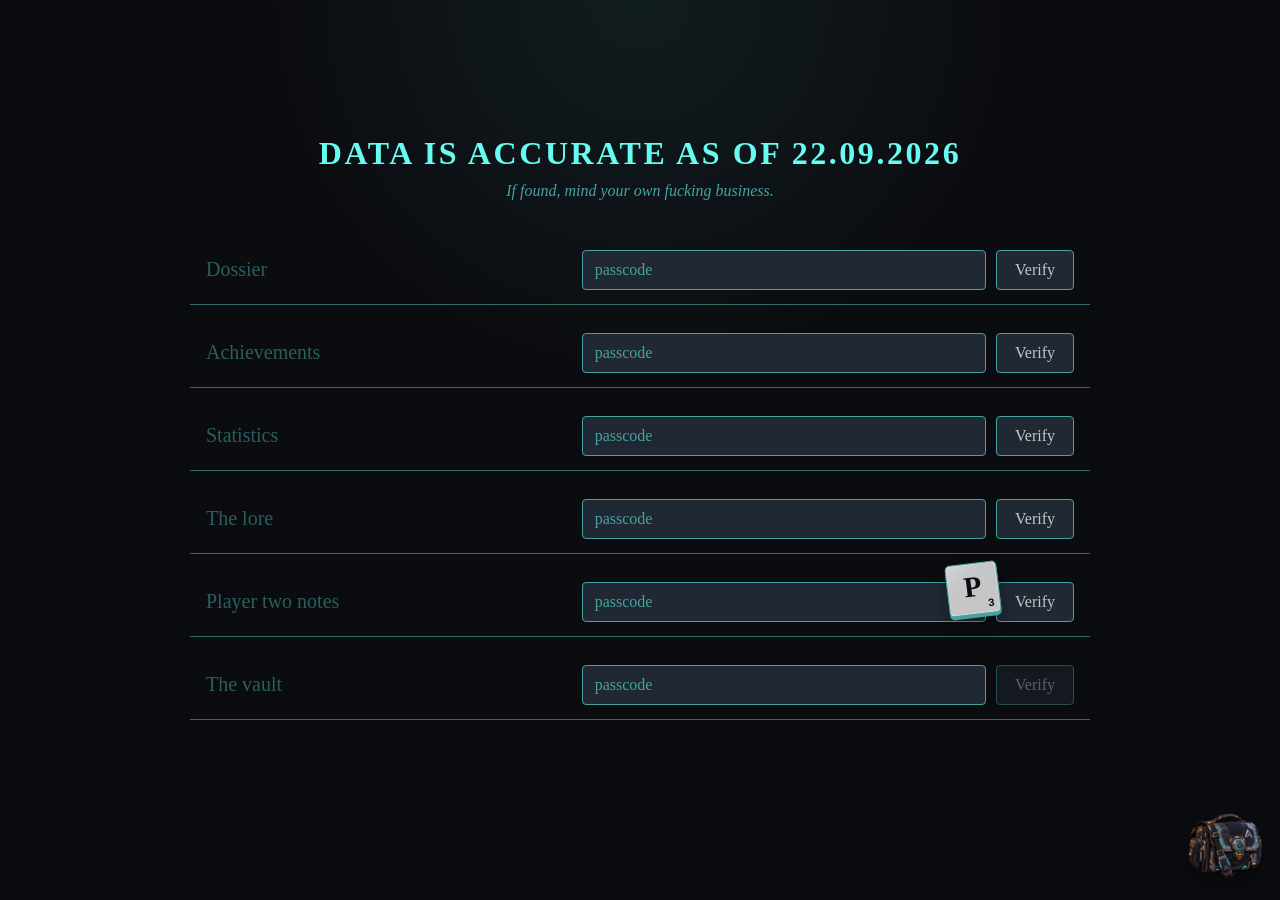
<file: index.html>
<!DOCTYPE html>
<html lang="en">
<head>
    <meta charset="UTF-8">
    <meta name="viewport" content="width=device-width, initial-scale=1.0">

    <title>Jonathan</title>

    <link rel="stylesheet" href="css/style.css">
</head>
<body>

<main class="page">
    <h1>DATA IS ACCURATE AS OF 22.09.2026</h1>
    <p class="subtitle">If found, mind your own fucking business.</p>

    <section class="link-list" aria-label="Locked sections">
        <div class="link-row" data-section="dossier" data-passcode="W5lbOAMaOD975XhFuVOhh8qMXsd">
            <a class="section-link disabled" href="dossier.html" aria-disabled="true">Dossier</a>
            <div class="passcode-control">
                <input type="text" class="passcode-input" placeholder="passcode" aria-label="Dossier passcode" autocomplete="off">
                <button type="button" class="verify-button">Verify</button>
                <div class="tooltip" role="status">Wrong passcode. Try harder, cheeky bastard.</div>
            </div>
        </div>

        <div class="link-row" data-section="achievements" data-passcode="LSBTFzVfPLuVgdi6ytS2120L5S3">
            <a class="section-link disabled" href="achievements.html" aria-disabled="true">Achievements</a>
            <div class="passcode-control">
                <input type="text" class="passcode-input" placeholder="passcode" aria-label="Achievements passcode" autocomplete="off">
                <button type="button" class="verify-button">Verify</button>
                <div class="tooltip" role="status">Wrong passcode. Try harder, cheeky bastard.</div>
            </div>
        </div>

        <div class="link-row" data-section="notable-incidents" data-passcode="iYBa2504ieTVfsfOtPVk0eyRRV0">
            <a class="section-link disabled" href="notable-incidents.html" aria-disabled="true">Statistics</a>
            <div class="passcode-control">
                <input type="text" class="passcode-input" placeholder="passcode" aria-label="Statistics passcode" autocomplete="off">
                <button type="button" class="verify-button">Verify</button>
                <div class="tooltip" role="status">Wrong passcode. Try harder, cheeky bastard.</div>
            </div>
        </div>

        <div class="link-row" data-section="lore" data-passcode="LX181xIZ1wX2SWtGNSgQnDufhdB">
            <a class="section-link disabled" href="lore.html" aria-disabled="true">The lore</a>
            <div class="passcode-control">
                <input type="text" class="passcode-input" placeholder="passcode" aria-label="The lore passcode" autocomplete="off">
                <button type="button" class="verify-button">Verify</button>
                <div class="tooltip" role="status">Wrong passcode. Try harder, cheeky bastard.</div>
            </div>
        </div>

        <div class="link-row" data-section="player-two-notes" data-passcode="2x9W1rMxDaLT16s91PhOoZm8vBk">
            <a class="section-link disabled" href="player-two-notes.html" aria-disabled="true">Player two notes</a>
            <div class="passcode-control">
                <input type="text" class="passcode-input" placeholder="passcode" aria-label="Player two notes passcode" autocomplete="off">
                <button type="button" class="verify-button">Verify</button>
                <div class="tooltip" role="status">Wrong passcode. Try harder, cheeky bastard.</div>
            </div>
        </div>

        <div class="link-row" data-section="vault" data-passcode="YlWirzQB3UwEh2FWl99Lec9Lb40" data-verification-disabled="true">
            <a class="section-link disabled" href="vault.html" aria-disabled="true">The vault</a>
            <div class="passcode-control">
                <input type="text" class="passcode-input" placeholder="passcode" aria-label="The vault passcode" autocomplete="off">
                <span class="vault-verify-wrap">
                    <button type="button" class="verify-button" disabled>Verify</button>
                    <span class="vault-verify-tooltip" role="status">It will become available in due time.</span>
                </span>
                <div class="tooltip" role="status">Wrong passcode. Try harder, cheeky bastard.</div>
            </div>
        </div>
    </section>

    <p class="hidden-passcode" aria-hidden="true">W5lbOAMaOD975XhFuVOhh8qMXsd</p>
</main>

<script src="js/script.js"></script>
<script src="js/scrabble.js"></script>
</body>
</html>
</file>
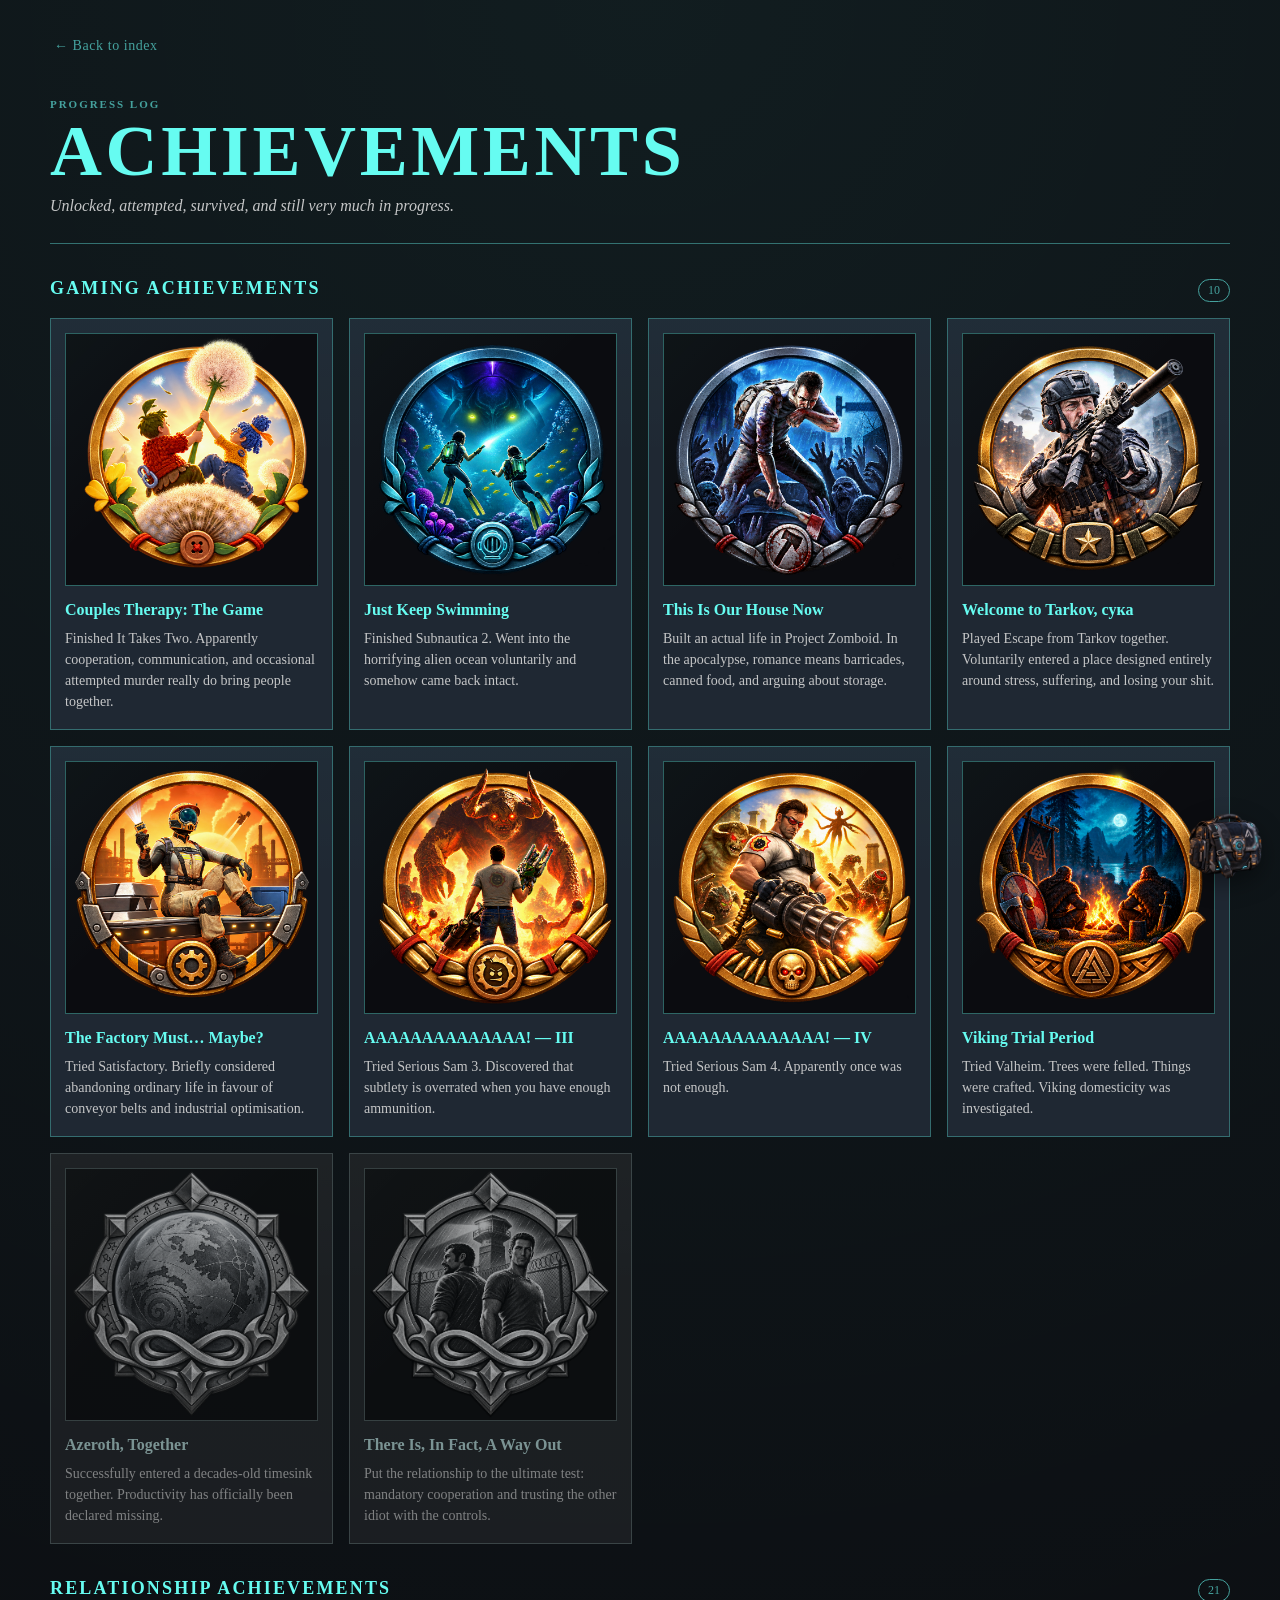
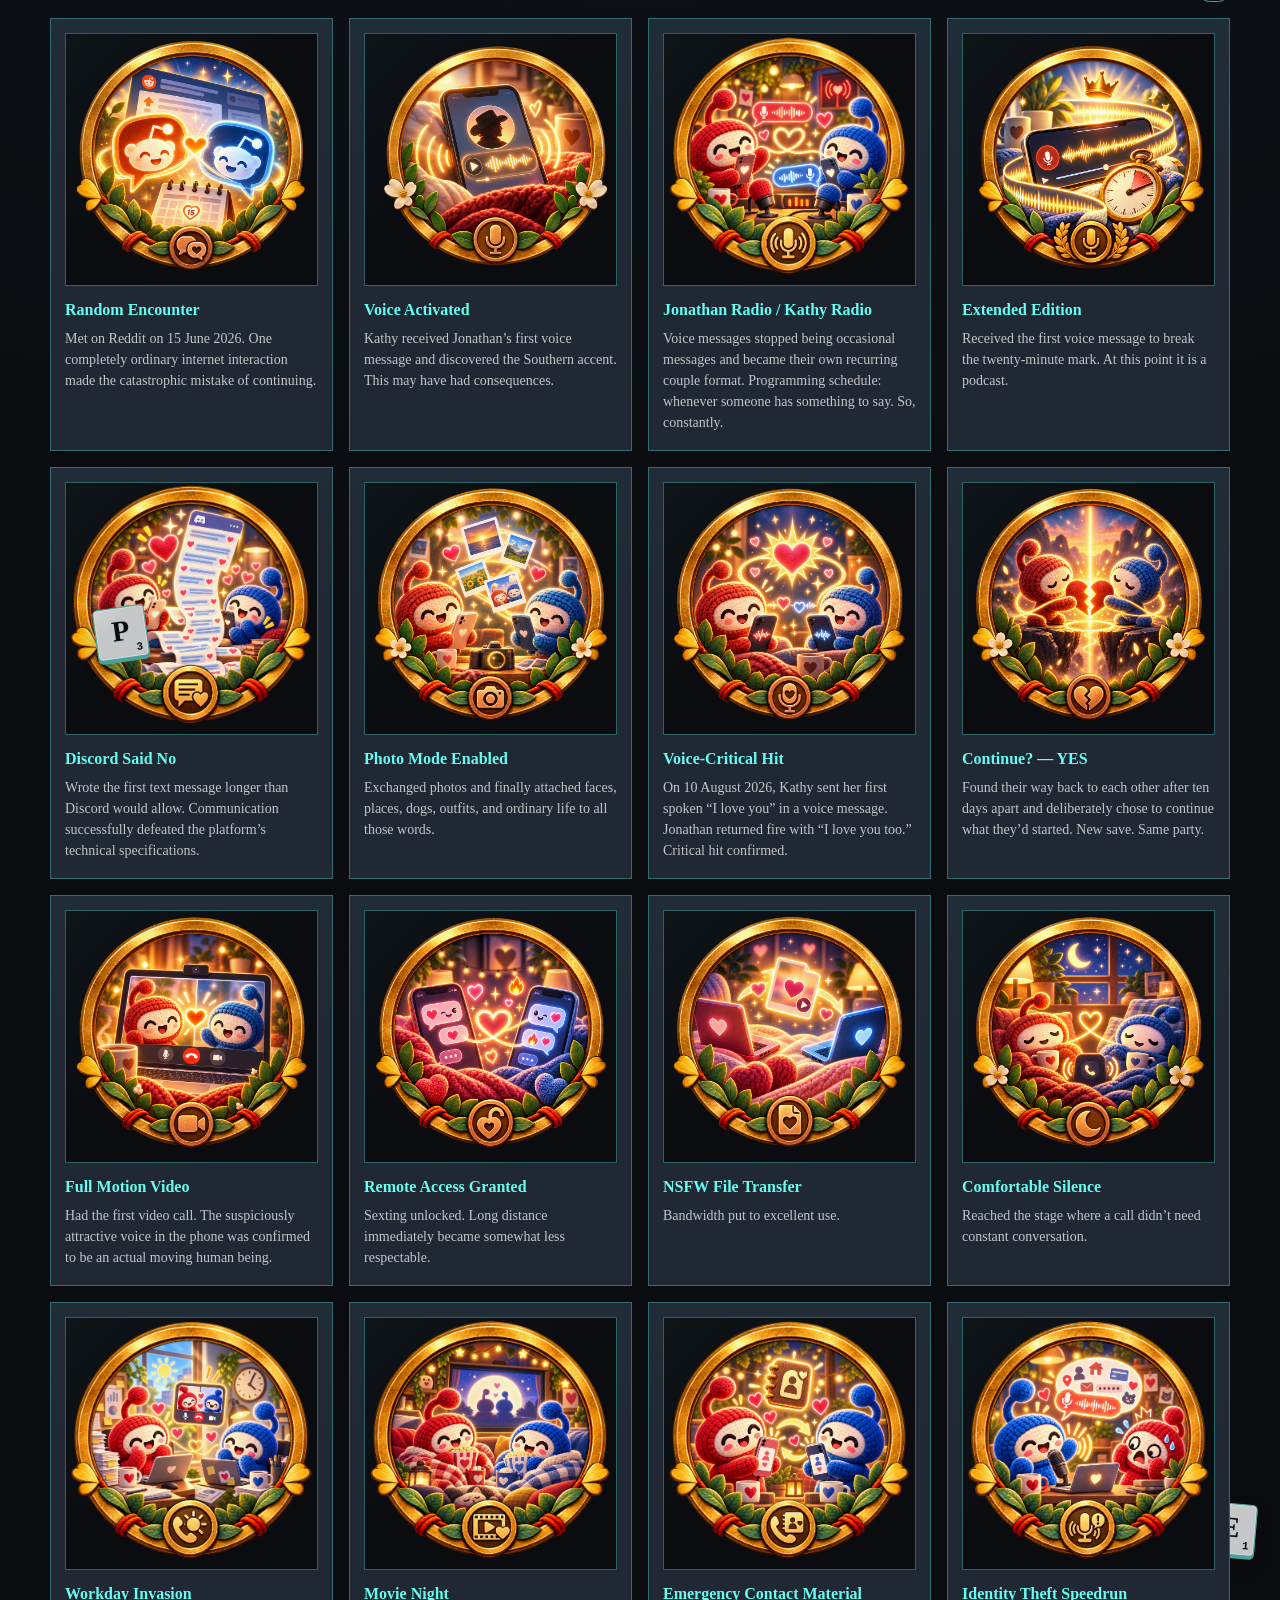
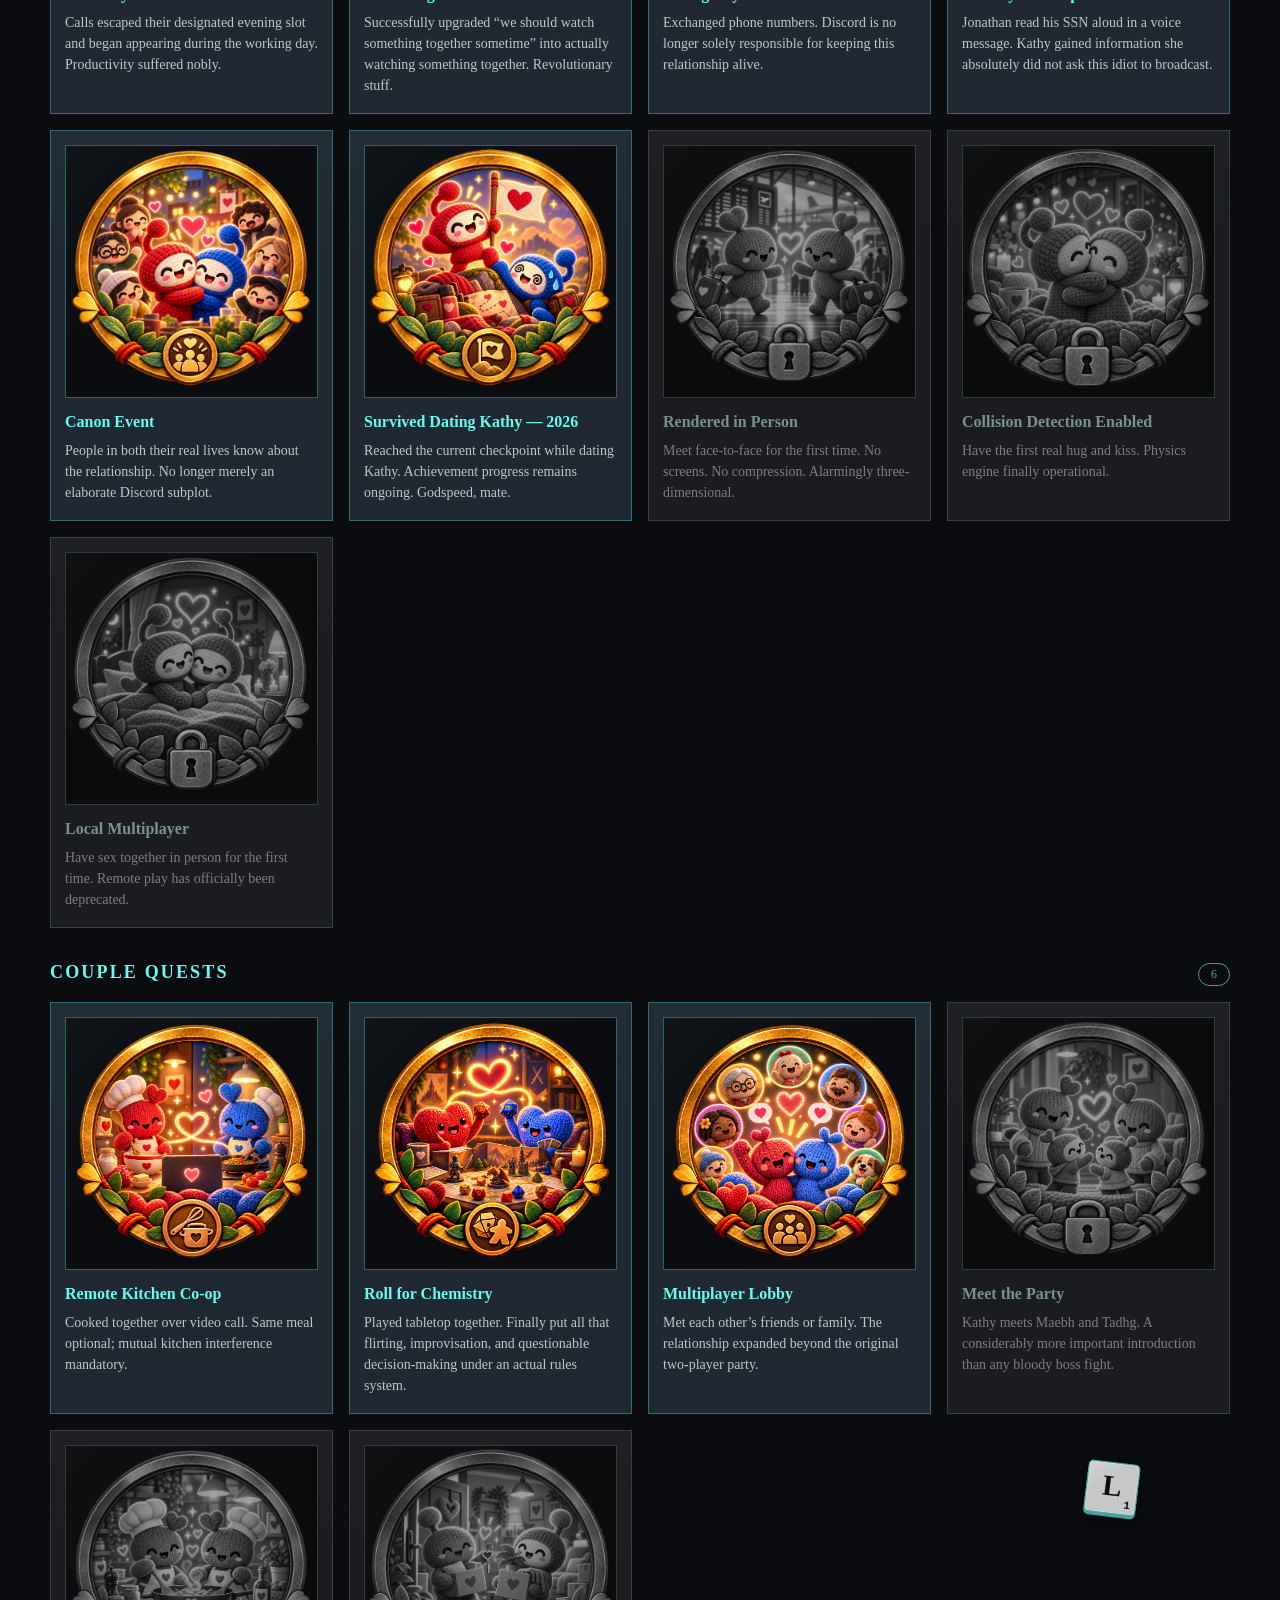
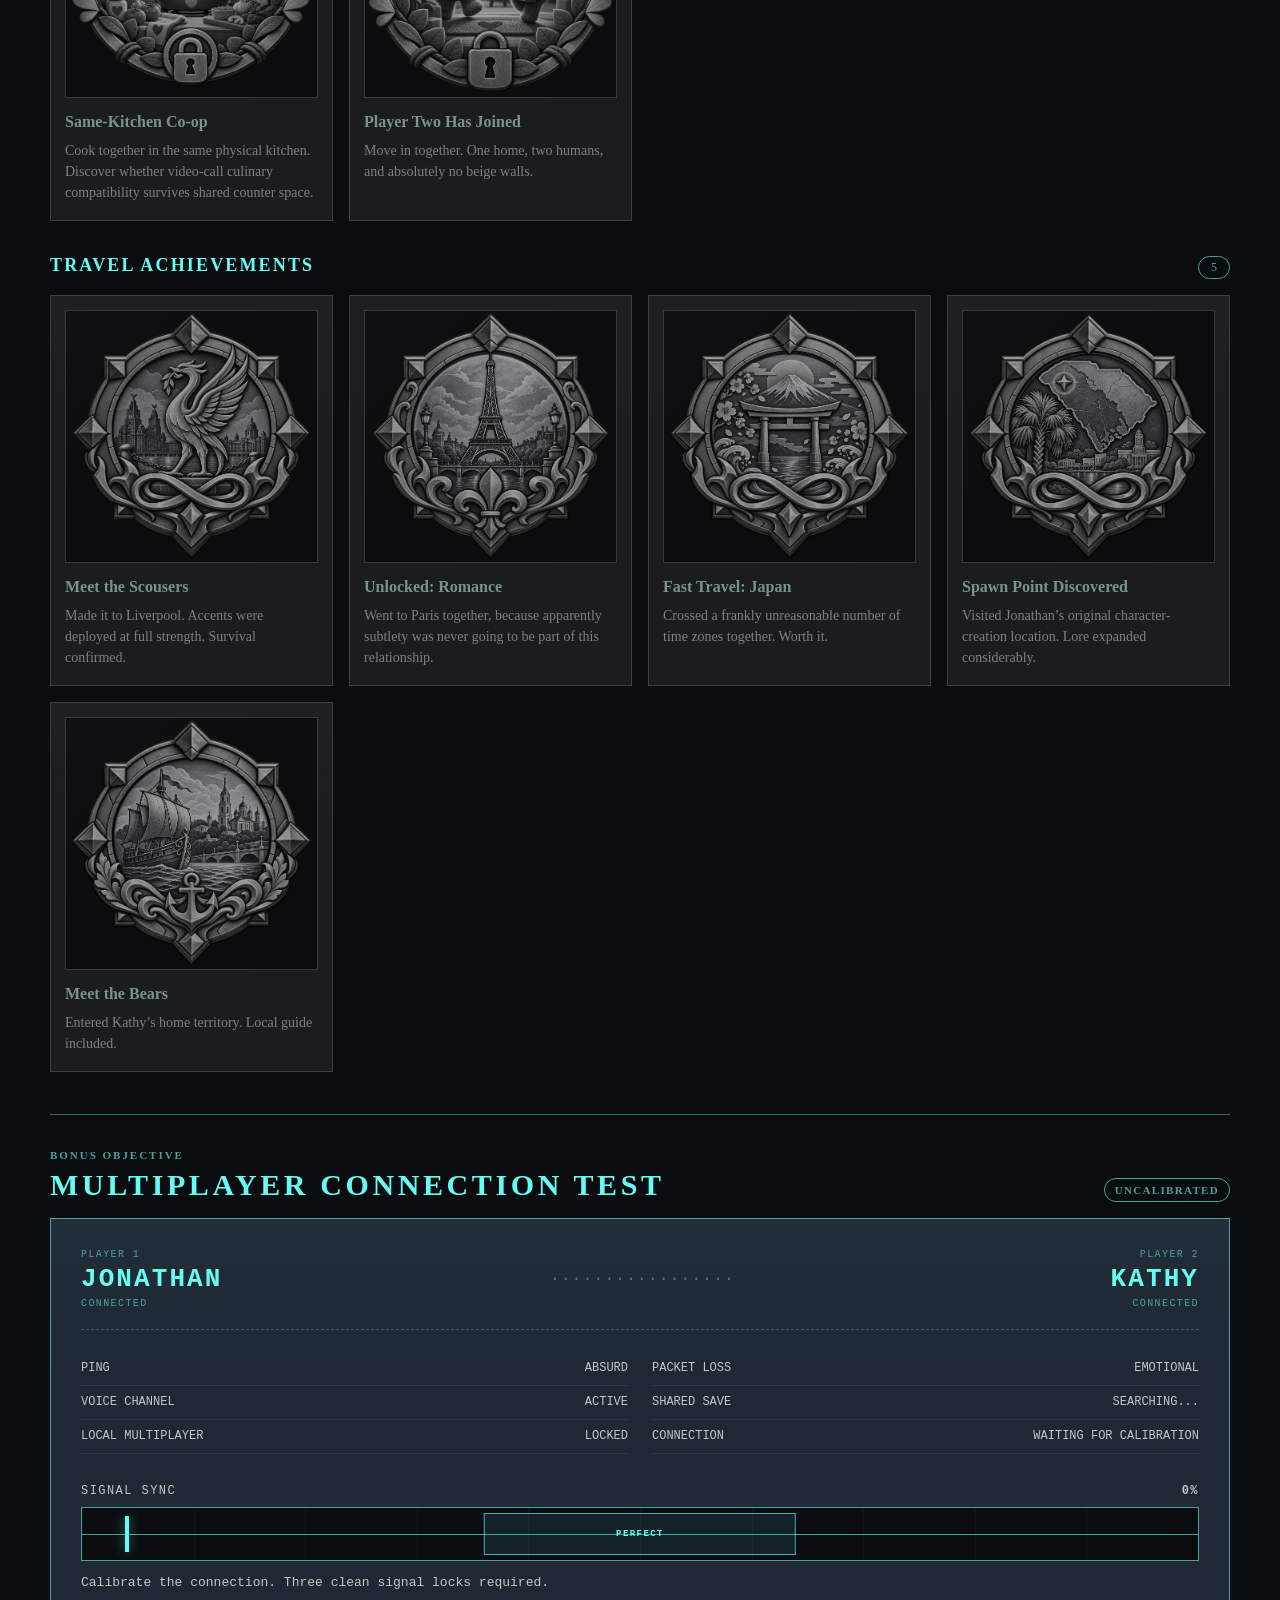
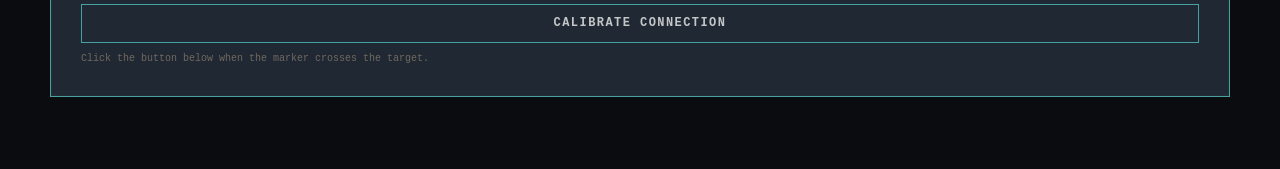
<file: achievements.html>
<!DOCTYPE html>
<html lang="en">
<head>
<meta charset="UTF-8">
<meta name="viewport" content="width=device-width, initial-scale=1.0">
<title>Achievements</title>
<link rel="stylesheet" href="css/style.css">
</head>
<body class="achievements-body">
<main class="achievements-shell">
<a class="achievements-back" href="index.html">← Back to index</a>
<header class="achievements-header"><p class="achievements-kicker">Progress log</p><h1>ACHIEVEMENTS</h1><p>Unlocked, attempted, survived, and still very much in progress.</p></header>

<section class="achievement-section">
<div class="achievement-section-heading"><h2>Gaming achievements</h2><span>10</span></div>
<div class="achievement-grid">
<article class="achievement-card"><div class="achievement-icon-slot has-icon" aria-label="Couples Therapy: The Game icon"><img src="assets/images/achievements/it_takes_two.png" alt="" loading="lazy"></div><h3>Couples Therapy: The Game</h3><p>Finished It Takes Two. Apparently cooperation, communication, and occasional attempted murder really do bring people together.</p></article>
<article class="achievement-card"><div class="achievement-icon-slot has-icon" aria-label="Just Keep Swimming icon"><img src="assets/images/achievements/subnautica2.png" alt="" loading="lazy"></div><h3>Just Keep Swimming</h3><p>Finished Subnautica 2. Went into the horrifying alien ocean voluntarily and somehow came back intact.</p></article>
<article class="achievement-card"><div class="achievement-icon-slot has-icon" aria-label="This Is Our House Now icon"><img src="assets/images/achievements/project_zomboid.png" alt="" loading="lazy"></div><h3>This Is Our House Now</h3><p>Built an actual life in Project Zomboid. In the apocalypse, romance means barricades, canned food, and arguing about storage.</p></article>
<article class="achievement-card"><div class="achievement-icon-slot has-icon" aria-label="Welcome to Tarkov, сука icon"><img src="assets/images/achievements/tarkov.png" alt="" loading="lazy"></div><h3>Welcome to Tarkov, сука</h3><p>Played Escape from Tarkov together. Voluntarily entered a place designed entirely around stress, suffering, and losing your shit.</p></article>
<article class="achievement-card"><div class="achievement-icon-slot has-icon" aria-label="The Factory Must… Maybe? icon"><img src="assets/images/achievements/satisfactory.png" alt="" loading="lazy"></div><h3>The Factory Must… Maybe?</h3><p>Tried Satisfactory. Briefly considered abandoning ordinary life in favour of conveyor belts and industrial optimisation.</p></article>
<article class="achievement-card"><div class="achievement-icon-slot has-icon" aria-label="AAAAAAAAAAAAAA! — III icon"><img src="assets/images/achievements/ss3.png" alt="" loading="lazy"></div><h3>AAAAAAAAAAAAAA! — III</h3><p>Tried Serious Sam 3. Discovered that subtlety is overrated when you have enough ammunition.</p></article>
<article class="achievement-card"><div class="achievement-icon-slot has-icon" aria-label="AAAAAAAAAAAAAA! — IV icon"><img src="assets/images/achievements/ss4.png" alt="" loading="lazy"></div><h3>AAAAAAAAAAAAAA! — IV</h3><p>Tried Serious Sam 4. Apparently once was not enough.</p></article>
<article class="achievement-card"><div class="achievement-icon-slot has-icon" aria-label="Viking Trial Period icon"><img src="assets/images/achievements/valheim.png" alt="" loading="lazy"></div><h3>Viking Trial Period</h3><p>Tried Valheim. Trees were felled. Things were crafted. Viking domesticity was investigated.</p></article>
<article class="achievement-card locked-achievement"><div class="achievement-icon-slot has-icon whole-icon" aria-label="Azeroth, Together icon"><img src="assets/images/achievements/wow.png" alt="" loading="lazy"></div><h3>Azeroth, Together</h3><p>Successfully entered a decades-old timesink together. Productivity has officially been declared missing.</p></article>
<article class="achievement-card locked-achievement"><div class="achievement-icon-slot has-icon whole-icon" aria-label="There Is, In Fact, A Way Out icon"><img src="assets/images/achievements/way_out.png" alt="" loading="lazy"></div><h3>There Is, In Fact, A Way Out</h3><p>Put the relationship to the ultimate test: mandatory cooperation and trusting the other idiot with the controls.</p></article>
</div></section>

<section class="achievement-section">
<div class="achievement-section-heading"><h2>Relationship achievements</h2><span>21</span></div>
<div class="achievement-grid">
<article class="achievement-card"><div class="achievement-icon-slot has-icon" aria-label="Random Encounter icon"><img src="assets/images/achievements/random_encounter.png" alt="" loading="lazy"></div><h3>Random Encounter</h3><p>Met on Reddit on 15 June 2026. One completely ordinary internet interaction made the catastrophic mistake of continuing.</p></article>
<article class="achievement-card"><div class="achievement-icon-slot has-icon" aria-label="Voice Activated icon"><img src="assets/images/achievements/voice_activated.png" alt="" loading="lazy"></div><h3>Voice Activated</h3><p>Kathy received Jonathan’s first voice message and discovered the Southern accent. This may have had consequences.</p></article>
<article class="achievement-card"><div class="achievement-icon-slot has-icon whole-icon" aria-label="Jonathan Radio / Kathy Radio icon"><img src="assets/images/achievements/jonathan_radio_kathy_radio.png" alt="" loading="lazy"></div><h3>Jonathan Radio / Kathy Radio</h3><p>Voice messages stopped being occasional messages and became their own recurring couple format. Programming schedule: whenever someone has something to say. So, constantly.</p></article>
<article class="achievement-card"><div class="achievement-icon-slot has-icon" aria-label="Extended Edition icon"><img src="assets/images/achievements/new_record.png" alt="" loading="lazy"></div><h3>Extended Edition</h3><p>Received the first voice message to break the twenty-minute mark. At this point it is a podcast.</p></article>
<article class="achievement-card"><div class="achievement-icon-slot has-icon whole-icon" aria-label="Discord Said No icon"><img src="assets/images/achievements/discord_said_no.png" alt="" loading="lazy"></div><h3>Discord Said No</h3><p>Wrote the first text message longer than Discord would allow. Communication successfully defeated the platform’s technical specifications.</p></article>
<article class="achievement-card"><div class="achievement-icon-slot has-icon" aria-label="Photo Mode Enabled icon"><img src="assets/images/achievements/photo_mode_enabled.png" alt="" loading="lazy"></div><h3>Photo Mode Enabled</h3><p>Exchanged photos and finally attached faces, places, dogs, outfits, and ordinary life to all those words.</p></article>
<article class="achievement-card"><div class="achievement-icon-slot has-icon" aria-label="Voice-Critical Hit icon"><img src="assets/images/achievements/voice_critical_hit.png" alt="" loading="lazy"></div><h3>Voice-Critical Hit</h3><p>On 10 August 2026, Kathy sent her first spoken “I love you” in a voice message. Jonathan returned fire with “I love you too.” Critical hit confirmed.</p></article>
<article class="achievement-card"><div class="achievement-icon-slot has-icon" aria-label="Continue? — YES icon"><img src="assets/images/achievements/respawned_together.png" alt="" loading="lazy"></div><h3>Continue? — YES</h3><p>Found their way back to each other after ten days apart and deliberately chose to continue what they’d started. New save. Same party.</p></article>
<article class="achievement-card"><div class="achievement-icon-slot has-icon" aria-label="Full Motion Video icon"><img src="assets/images/achievements/first_video_call.png" alt="" loading="lazy"></div><h3>Full Motion Video</h3><p>Had the first video call. The suspiciously attractive voice in the phone was confirmed to be an actual moving human being.</p></article>
<article class="achievement-card"><div class="achievement-icon-slot has-icon" aria-label="Remote Access Granted icon"><img src="assets/images/achievements/long_distance_sex_unlocked.png" alt="" loading="lazy"></div><h3>Remote Access Granted</h3><p>Sexting unlocked. Long distance immediately became somewhat less respectable.</p></article>
<article class="achievement-card"><div class="achievement-icon-slot has-icon" aria-label="NSFW File Transfer icon"><img src="assets/images/achievements/nsfw_file_transfer.png" alt="" loading="lazy"></div><h3>NSFW File Transfer</h3><p>Bandwidth put to excellent use.</p></article>
<article class="achievement-card"><div class="achievement-icon-slot has-icon" aria-label="Comfortable Silence icon"><img src="assets/images/achievements/comfortable_silence.png" alt="" loading="lazy"></div><h3>Comfortable Silence</h3><p>Reached the stage where a call didn’t need constant conversation.</p></article>
<article class="achievement-card"><div class="achievement-icon-slot has-icon whole-icon" aria-label="Workday Invasion icon"><img src="assets/images/achievements/workday_invasion.png" alt="" loading="lazy"></div><h3>Workday Invasion</h3><p>Calls escaped their designated evening slot and began appearing during the working day. Productivity suffered nobly.</p></article>
<article class="achievement-card"><div class="achievement-icon-slot has-icon whole-icon" aria-label="Movie Night icon"><img src="assets/images/achievements/movie_night.png" alt="" loading="lazy"></div><h3>Movie Night</h3><p>Successfully upgraded “we should watch something together sometime” into actually watching something together. Revolutionary stuff.</p></article>
<article class="achievement-card"><div class="achievement-icon-slot has-icon whole-icon" aria-label="Emergency Contact Material icon"><img src="assets/images/achievements/emergencycontact_material.png" alt="" loading="lazy"></div><h3>Emergency Contact Material</h3><p>Exchanged phone numbers. Discord is no longer solely responsible for keeping this relationship alive.</p></article>
<article class="achievement-card"><div class="achievement-icon-slot has-icon whole-icon" aria-label="Identity Theft Speedrun icon"><img src="assets/images/achievements/identity_theft_speedrun.png" alt="" loading="lazy"></div><h3>Identity Theft Speedrun</h3><p>Jonathan read his SSN aloud in a voice message. Kathy gained information she absolutely did not ask this idiot to broadcast.</p></article>
<article class="achievement-card"><div class="achievement-icon-slot has-icon whole-icon" aria-label="Canon Event icon"><img src="assets/images/achievements/canon_event.png" alt="" loading="lazy"></div><h3>Canon Event</h3><p>People in both their real lives know about the relationship. No longer merely an elaborate Discord subplot.</p></article>
<article class="achievement-card"><div class="achievement-icon-slot has-icon whole-icon" aria-label="Survived Dating Kathy — 2026 icon"><img src="assets/images/achievements/survived_dating_kathy.png" alt="" loading="lazy"></div><h3>Survived Dating Kathy — 2026</h3><p>Reached the current checkpoint while dating Kathy. Achievement progress remains ongoing. Godspeed, mate.</p></article>
<article class="achievement-card locked-achievement"><div class="achievement-icon-slot has-icon whole-icon" aria-label="Rendered in Person icon"><img src="assets/images/achievements/rendered_in_person.png" alt="" loading="lazy"></div><h3>Rendered in Person</h3><p>Meet face-to-face for the first time. No screens. No compression. Alarmingly three-dimensional.</p></article>
<article class="achievement-card locked-achievement"><div class="achievement-icon-slot has-icon whole-icon" aria-label="Collision Detection Enabled icon"><img src="assets/images/achievements/collision_detection_enabled.png" alt="" loading="lazy"></div><h3>Collision Detection Enabled</h3><p>Have the first real hug and kiss. Physics engine finally operational.</p></article>
<article class="achievement-card locked-achievement"><div class="achievement-icon-slot has-icon whole-icon" aria-label="Local Multiplayer icon"><img src="assets/images/achievements/local_multiplayer.png" alt="" loading="lazy"></div><h3>Local Multiplayer</h3><p>Have sex together in person for the first time. Remote play has officially been deprecated.</p></article>
</div></section>

<section class="achievement-section">
<div class="achievement-section-heading"><h2>Couple quests</h2><span>6</span></div>
<div class="achievement-grid">
<article class="achievement-card"><div class="achievement-icon-slot has-icon" aria-label="Remote Kitchen Co-op icon"><img src="assets/images/achievements/remote_kitchen_coop.png" alt="" loading="lazy"></div><h3>Remote Kitchen Co-op</h3><p>Cooked together over video call. Same meal optional; mutual kitchen interference mandatory.</p></article>
<article class="achievement-card"><div class="achievement-icon-slot has-icon" aria-label="Roll for Chemistry icon"><img src="assets/images/achievements/roll_for_chemistry.png" alt="" loading="lazy"></div><h3>Roll for Chemistry</h3><p>Played tabletop together. Finally put all that flirting, improvisation, and questionable decision-making under an actual rules system.</p></article>
<article class="achievement-card"><div class="achievement-icon-slot has-icon" aria-label="Multiplayer Lobby icon"><img src="assets/images/achievements/multiplayer_lobby.png" alt="" loading="lazy"></div><h3>Multiplayer Lobby</h3><p>Met each other’s friends or family. The relationship expanded beyond the original two-player party.</p></article>
<article class="achievement-card locked-achievement"><div class="achievement-icon-slot has-icon whole-icon" aria-label="Meet the Party icon"><img src="assets/images/achievements/meet_the_party.png" alt="" loading="lazy"></div><h3>Meet the Party</h3><p>Kathy meets Maebh and Tadhg. A considerably more important introduction than any bloody boss fight.</p></article>
<article class="achievement-card locked-achievement"><div class="achievement-icon-slot has-icon whole-icon" aria-label="Same-Kitchen Co-op icon"><img src="assets/images/achievements/same_kitchen_coop.png" alt="" loading="lazy"></div><h3>Same-Kitchen Co-op</h3><p>Cook together in the same physical kitchen. Discover whether video-call culinary compatibility survives shared counter space.</p></article>
<article class="achievement-card locked-achievement"><div class="achievement-icon-slot has-icon whole-icon" aria-label="Player Two Has Joined icon"><img src="assets/images/achievements/player_two_has_joined.png" alt="" loading="lazy"></div><h3>Player Two Has Joined</h3><p>Move in together. One home, two humans, and absolutely no beige walls.</p></article>
</div></section>

<section class="achievement-section">
<div class="achievement-section-heading"><h2>Travel achievements</h2><span>5</span></div>
<div class="achievement-grid">
<article class="achievement-card locked-achievement"><div class="achievement-icon-slot has-icon whole-icon" aria-label="Meet the Scousers icon"><img src="assets/images/achievements/liverpool.png" alt="" loading="lazy"></div><h3>Meet the Scousers</h3><p>Made it to Liverpool. Accents were deployed at full strength. Survival confirmed.</p></article>
<article class="achievement-card locked-achievement"><div class="achievement-icon-slot has-icon whole-icon" aria-label="Unlocked: Romance icon"><img src="assets/images/achievements/paris.png" alt="" loading="lazy"></div><h3>Unlocked: Romance</h3><p>Went to Paris together, because apparently subtlety was never going to be part of this relationship.</p></article>
<article class="achievement-card locked-achievement"><div class="achievement-icon-slot has-icon whole-icon" aria-label="Fast Travel: Japan icon"><img src="assets/images/achievements/japan.png" alt="" loading="lazy"></div><h3>Fast Travel: Japan</h3><p>Crossed a frankly unreasonable number of time zones together. Worth it.</p></article>
<article class="achievement-card locked-achievement"><div class="achievement-icon-slot has-icon whole-icon" aria-label="Spawn Point Discovered icon"><img src="assets/images/achievements/anderson.png" alt="" loading="lazy"></div><h3>Spawn Point Discovered</h3><p>Visited Jonathan’s original character-creation location. Lore expanded considerably.</p></article>
<article class="achievement-card locked-achievement"><div class="achievement-icon-slot has-icon whole-icon" aria-label="Meet the Bears icon"><img src="assets/images/achievements/voronezh.png" alt="" loading="lazy"></div><h3>Meet the Bears</h3><p>Entered Kathy’s home territory. Local guide included.</p></article>
</div></section>

<section class="latency-section" data-latency-game tabindex="0" aria-labelledby="latency-title">
<div class="latency-heading"><div><p class="achievements-kicker">Bonus objective</p><h2 id="latency-title">MULTIPLAYER CONNECTION TEST</h2></div><span class="latency-status-pill" data-connection-pill>UNCALIBRATED</span></div>
<div class="latency-console">
<div class="latency-players" aria-label="Connected players"><div class="latency-player"><span>PLAYER 1</span><strong>JONATHAN</strong><em>CONNECTED</em></div><div class="latency-link" aria-hidden="true">························</div><div class="latency-player latency-player-right"><span>PLAYER 2</span><strong>KATHY</strong><em>CONNECTED</em></div></div>
<dl class="latency-diagnostics"><div><dt>PING</dt><dd data-ping>ABSURD</dd></div><div><dt>PACKET LOSS</dt><dd data-packet-loss>EMOTIONAL</dd></div><div><dt>VOICE CHANNEL</dt><dd>ACTIVE</dd></div><div><dt>SHARED SAVE</dt><dd data-shared-save>SEARCHING...</dd></div><div><dt>LOCAL MULTIPLAYER</dt><dd data-local-multiplayer>LOCKED</dd></div><div><dt>CONNECTION</dt><dd data-connection-status>WAITING FOR CALIBRATION</dd></div></dl>
<div class="latency-calibration"><div class="latency-calibration-header"><span>SIGNAL SYNC</span><strong data-sync-progress>0%</strong></div><div class="latency-track" data-latency-track aria-hidden="true"><div class="latency-target" data-latency-target><span>PERFECT</span></div><div class="latency-marker" data-latency-marker></div></div><p class="latency-message" data-latency-message role="status" aria-live="polite">Calibrate the connection. Three clean signal locks required.</p><button type="button" class="latency-button" data-latency-button>CALIBRATE CONNECTION</button><p class="latency-hint">Click the button below when the marker crosses the target.</p></div>
<div class="latency-token" data-latency-token hidden><span>AUTHENTICATION TOKEN // STATISTICS</span><strong data-latency-passcode></strong><small>Connection stable. Try not to get smug about it.</small></div>
</div></section>
</main>
<script src="js/achievements.js"></script>
<script src="js/scrabble.js"></script>
</body>
</html>
</file>
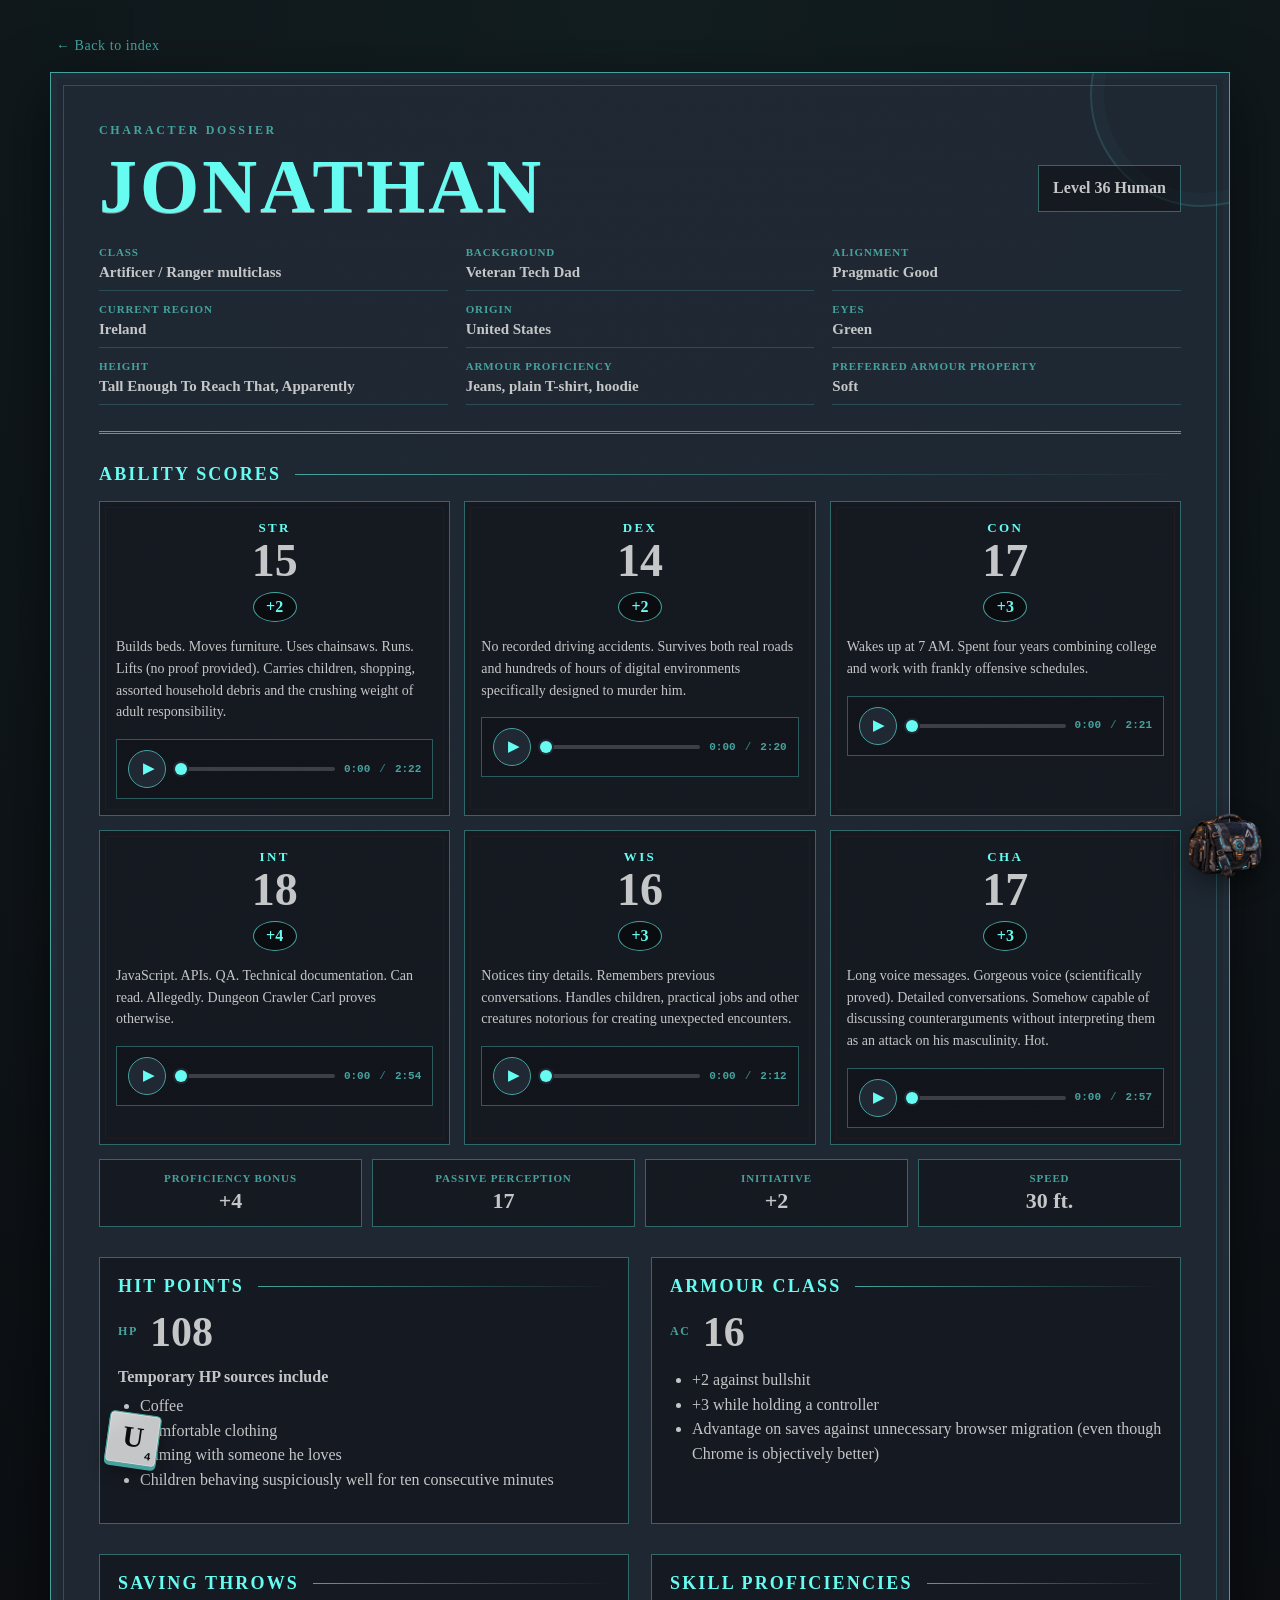
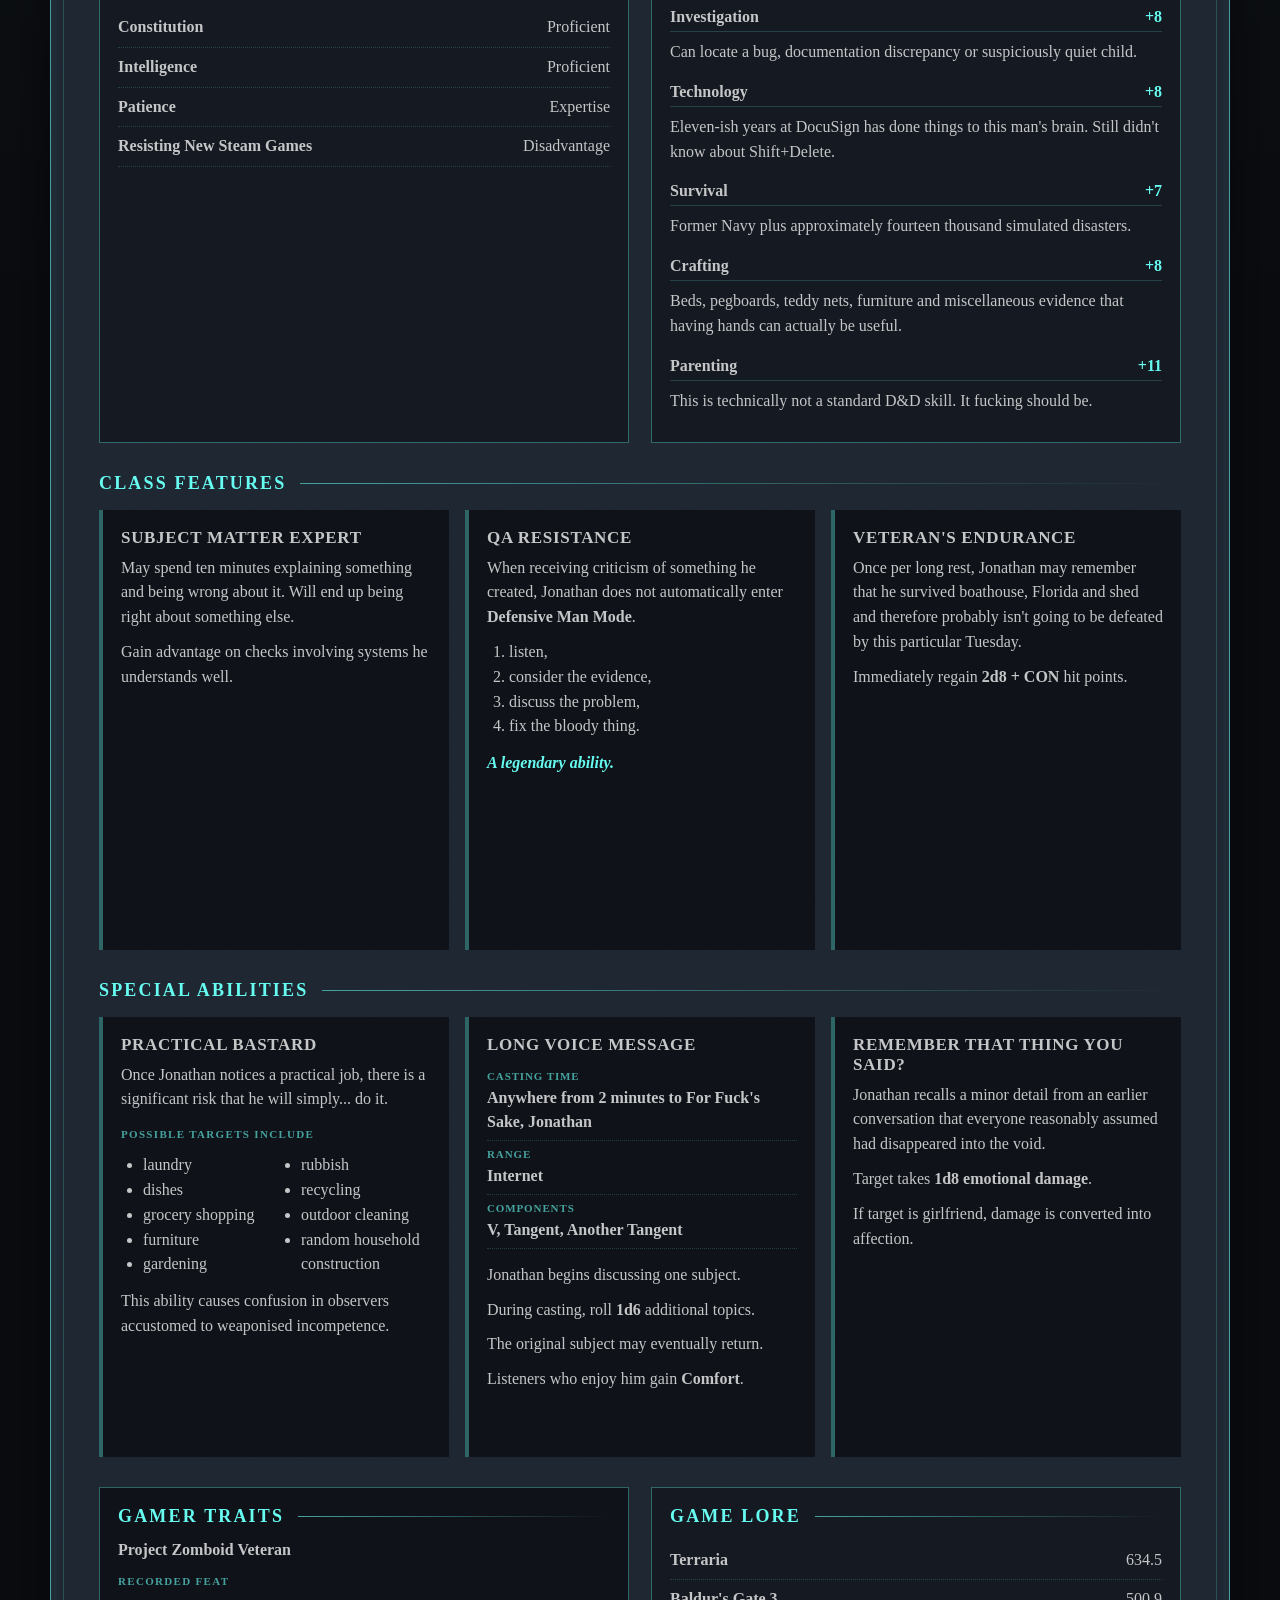
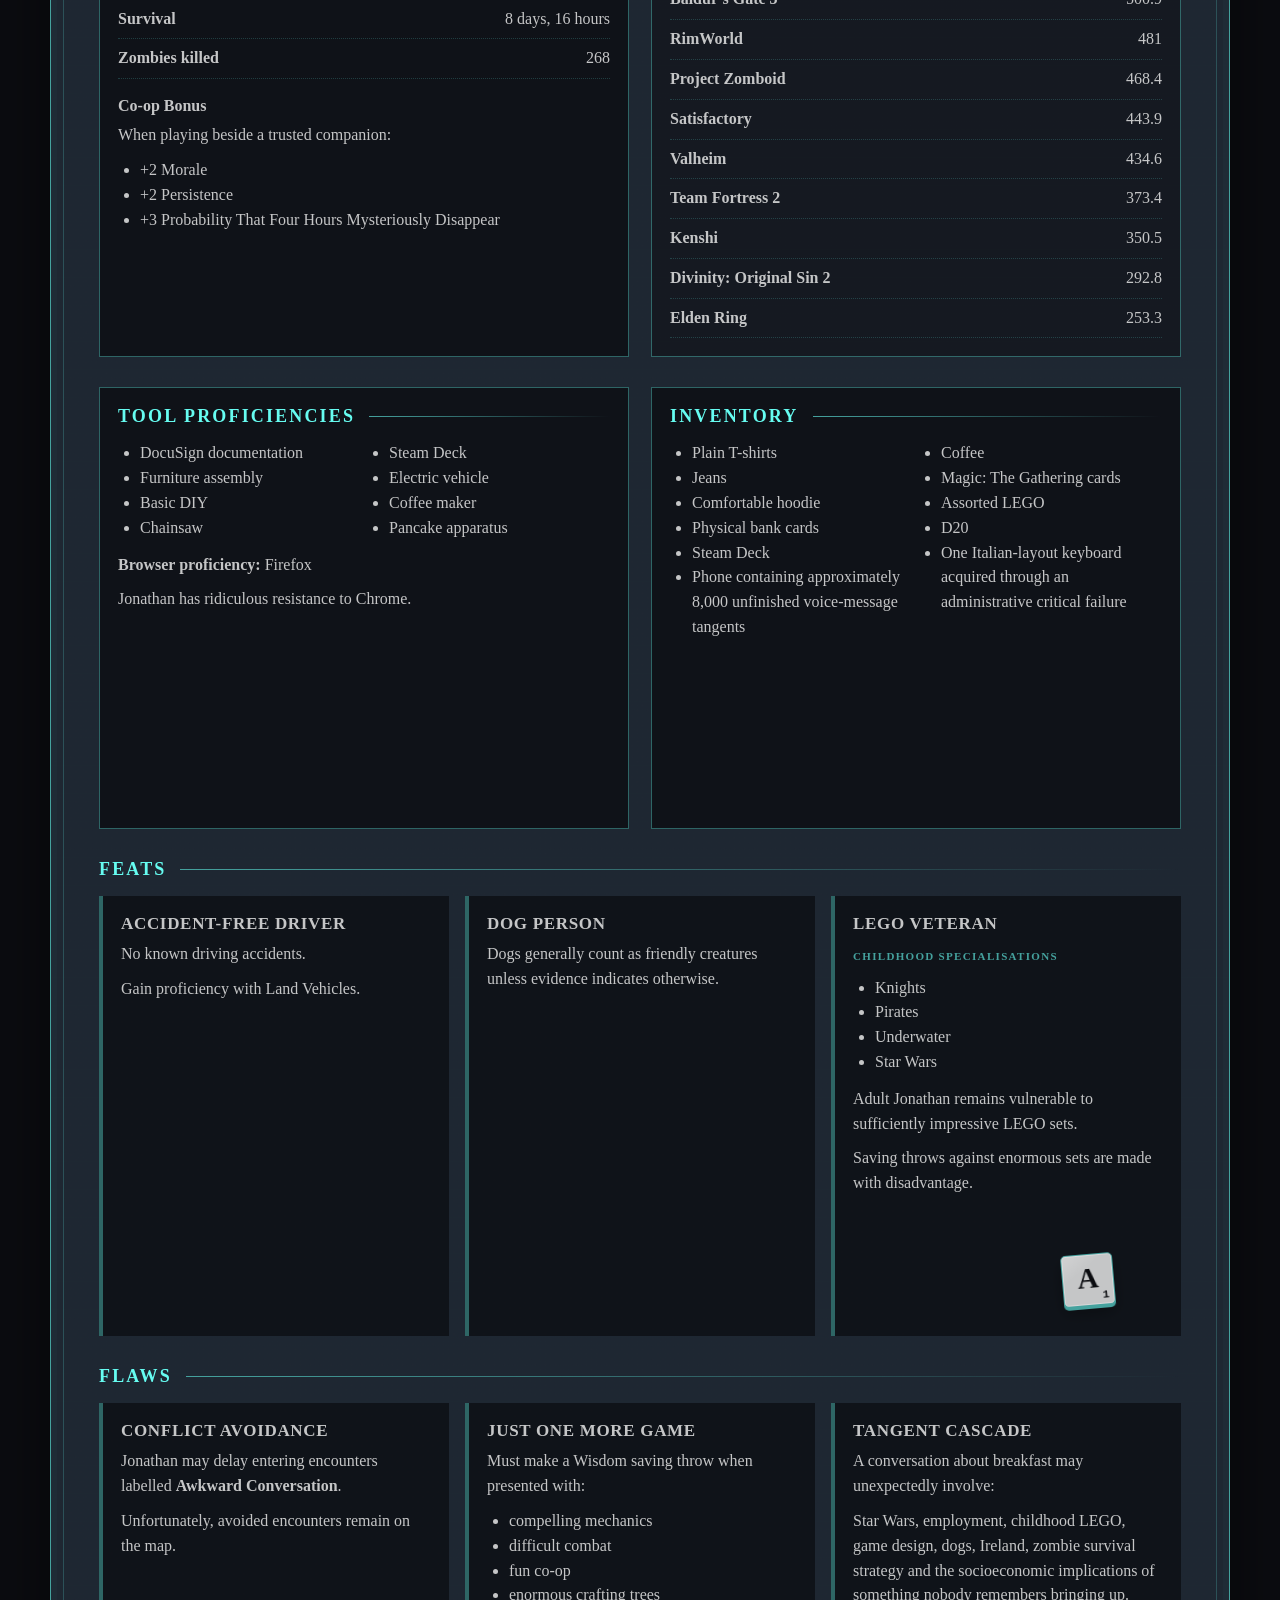
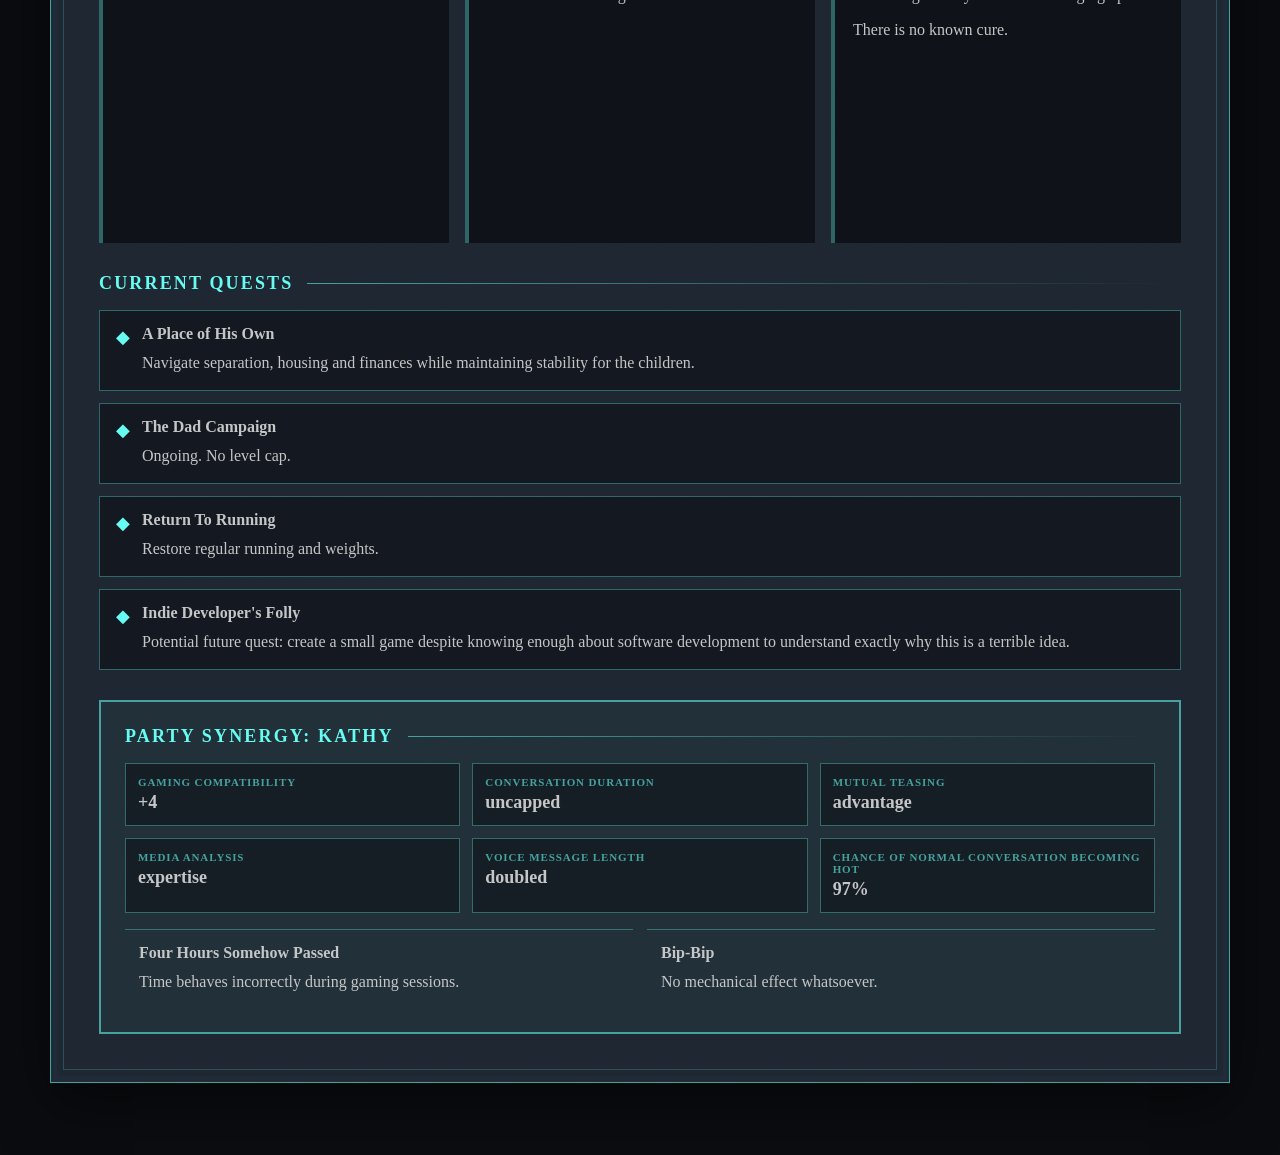
<file: dossier.html>
<!DOCTYPE html>
<html lang="en">
<head>
    <meta charset="UTF-8">
    <meta name="viewport" content="width=device-width, initial-scale=1.0">
    <title>Dossier — Jonathan</title>
    <link rel="stylesheet" href="css/style.css">
</head>
<body class="dossier-body">
<main class="dossier-shell">
    <a class="dossier-back" href="index.html">← Back to index</a>

    <article class="character-sheet">
        <header class="sheet-header">
            <div class="sheet-title-block">
                <p class="sheet-kicker">Character Dossier</p>
                <h1>JONATHAN</h1>
                <p class="sheet-level">Level 36 Human</p>
            </div>

            <div class="identity-grid">
                <div><span>Class</span><strong>Artificer / Ranger multiclass</strong></div>
                <div><span>Background</span><strong>Veteran Tech Dad</strong></div>
                <div><span>Alignment</span><strong>Pragmatic Good</strong></div>
                <div><span>Current Region</span><strong>Ireland</strong></div>
                <div><span>Origin</span><strong>United States</strong></div>
                <div><span>Eyes</span><strong>Green</strong></div>
                <div><span>Height</span><strong>Tall Enough To Reach That, Apparently</strong></div>
                <div><span>Armour Proficiency</span><strong>Jeans, plain T-shirt, hoodie</strong></div>
                <div><span>Preferred Armour Property</span><strong>Soft</strong></div>
            </div>
        </header>

        <section class="sheet-section">
            <div class="section-heading">
                <h2>Ability Scores</h2>
            </div>

            <div class="ability-grid">
                <article class="ability-card">
                    <!-- [UPDATE] add parts of VM. -->
                    <div class="ability-name">STR</div>
                    <div class="ability-score">15</div>
                    <div class="ability-mod">+2</div>
                    <p>Builds beds. Moves furniture. Uses chainsaws. Runs. Lifts (no proof provided). Carries children, shopping, assorted household debris and the crushing weight of adult responsibility.</p>
                    <div class="dossier-audio-player" data-audio-player>
                        <audio preload="metadata" src="assets/audio/strength.mp3"></audio>
                        <button class="dossier-audio-toggle" type="button" data-audio-toggle aria-label="Play strength audio">
                            <span data-audio-icon aria-hidden="true">▶</span>
                        </button>
                        <input class="dossier-audio-progress" data-audio-progress type="range" min="0" max="1000" value="0" step="1" aria-label="Audio progress">
                        <span class="dossier-audio-time" data-audio-current>0:00</span>
                        <span class="dossier-audio-separator" aria-hidden="true">/</span>
                        <span class="dossier-audio-time" data-audio-duration>0:00</span>
                    </div>
                </article>

                <article class="ability-card">
                    <!-- [UPDATE] add parts of VM. -->
                    <div class="ability-name">DEX</div>
                    <div class="ability-score">14</div>
                    <div class="ability-mod">+2</div>
                    <p>No recorded driving accidents. Survives both real roads and hundreds of hours of digital environments specifically designed to murder him.</p>
                    <div class="dossier-audio-player" data-audio-player>
                        <audio preload="metadata" src="assets/audio/dexterity.mp3"></audio>
                        <button class="dossier-audio-toggle" type="button" data-audio-toggle aria-label="Play dexterity audio">
                            <span data-audio-icon aria-hidden="true">▶</span>
                        </button>
                        <input class="dossier-audio-progress" data-audio-progress type="range" min="0" max="1000" value="0" step="1" aria-label="Audio progress">
                        <span class="dossier-audio-time" data-audio-current>0:00</span>
                        <span class="dossier-audio-separator" aria-hidden="true">/</span>
                        <span class="dossier-audio-time" data-audio-duration>0:00</span>
                    </div>
                </article>

                <article class="ability-card">
                    <!-- [UPDATE] add parts of VM. -->
                    <div class="ability-name">CON</div>
                    <div class="ability-score">17</div>
                    <div class="ability-mod">+3</div>
                    <p>Wakes up at 7 AM. Spent four years combining college and work with frankly offensive schedules.</p>
                    <div class="dossier-audio-player" data-audio-player>
                        <audio preload="metadata" src="assets/audio/constitution.mp3"></audio>
                        <button class="dossier-audio-toggle" type="button" data-audio-toggle aria-label="Play constitution audio">
                            <span data-audio-icon aria-hidden="true">▶</span>
                        </button>
                        <input class="dossier-audio-progress" data-audio-progress type="range" min="0" max="1000" value="0" step="1" aria-label="Audio progress">
                        <span class="dossier-audio-time" data-audio-current>0:00</span>
                        <span class="dossier-audio-separator" aria-hidden="true">/</span>
                        <span class="dossier-audio-time" data-audio-duration>0:00</span>
                    </div>
                </article>

                <article class="ability-card">
                    <!-- [UPDATE] add parts of VM. -->
                    <div class="ability-name">INT</div>
                    <div class="ability-score">18</div>
                    <div class="ability-mod">+4</div>
                    <p>JavaScript. APIs. QA. Technical documentation. Can read. Allegedly. Dungeon Crawler Carl proves otherwise.</p>
                    <div class="dossier-audio-player" data-audio-player>
                        <audio preload="metadata" src="assets/audio/intelligence.mp3"></audio>
                        <button class="dossier-audio-toggle" type="button" data-audio-toggle aria-label="Play intelligence audio">
                            <span data-audio-icon aria-hidden="true">▶</span>
                        </button>
                        <input class="dossier-audio-progress" data-audio-progress type="range" min="0" max="1000" value="0" step="1" aria-label="Audio progress">
                        <span class="dossier-audio-time" data-audio-current>0:00</span>
                        <span class="dossier-audio-separator" aria-hidden="true">/</span>
                        <span class="dossier-audio-time" data-audio-duration>0:00</span>
                    </div>
                </article>

                <article class="ability-card">
                    <!-- [UPDATE] add parts of VM. -->
                    <div class="ability-name">WIS</div>
                    <div class="ability-score">16</div>
                    <div class="ability-mod">+3</div>
                    <p>Notices tiny details. Remembers previous conversations. Handles children, practical jobs and other creatures notorious for creating unexpected encounters.</p>
                    <div class="dossier-audio-player" data-audio-player>
                        <audio preload="metadata" src="assets/audio/wisdom.mp3"></audio>
                        <button class="dossier-audio-toggle" type="button" data-audio-toggle aria-label="Play wisdom audio">
                            <span data-audio-icon aria-hidden="true">▶</span>
                        </button>
                        <input class="dossier-audio-progress" data-audio-progress type="range" min="0" max="1000" value="0" step="1" aria-label="Audio progress">
                        <span class="dossier-audio-time" data-audio-current>0:00</span>
                        <span class="dossier-audio-separator" aria-hidden="true">/</span>
                        <span class="dossier-audio-time" data-audio-duration>0:00</span>
                    </div>
                </article>

                <article class="ability-card">
                    <!-- [UPDATE] add parts of VM. -->
                    <div class="ability-name">CHA</div>
                    <div class="ability-score">17</div>
                    <div class="ability-mod">+3</div>
                    <p>Long voice messages. Gorgeous voice (scientifically proved). Detailed conversations. Somehow capable of discussing counterarguments without interpreting them as an attack on his masculinity. Hot.</p>
                    <div class="dossier-audio-player" data-audio-player>
                        <audio preload="metadata" src="assets/audio/charisma.mp3"></audio>
                        <button class="dossier-audio-toggle" type="button" data-audio-toggle aria-label="Play charisma audio">
                            <span data-audio-icon aria-hidden="true">▶</span>
                        </button>
                        <input class="dossier-audio-progress" data-audio-progress type="range" min="0" max="1000" value="0" step="1" aria-label="Audio progress">
                        <span class="dossier-audio-time" data-audio-current>0:00</span>
                        <span class="dossier-audio-separator" aria-hidden="true">/</span>
                        <span class="dossier-audio-time" data-audio-duration>0:00</span>
                    </div>
                </article>
            </div>

            <div class="combat-strip">
                <div><span>Proficiency Bonus</span><strong>+4</strong></div>
                <div><span>Passive Perception</span><strong>17</strong></div>
                <div><span>Initiative</span><strong>+2</strong></div>
                <div><span>Speed</span><strong>30 ft.</strong></div>
            </div>
        </section>

        <section class="sheet-section split-section">
            <article class="sheet-panel">
                <div class="section-heading"><h2>Hit Points</h2></div>
                <div class="big-stat"><span>HP</span><strong>108</strong></div>
                <h3>Temporary HP sources include</h3>
                <ul>
                    <li>Coffee</li>
                    <li>Comfortable clothing</li>
                    <li>Gaming with someone he loves</li>
                    <li>Children behaving suspiciously well for ten consecutive minutes</li>
                </ul>
            </article>

            <article class="sheet-panel">
                <div class="section-heading"><h2>Armour Class</h2></div>
                <div class="big-stat"><span>AC</span><strong>16</strong></div>
                <ul>
                    <li>+2 against bullshit</li>
                    <li>+3 while holding a controller</li>
                    <li>Advantage on saves against unnecessary browser migration (even though Chrome is objectively better)</li>
                </ul>
            </article>
        </section>

        <section class="sheet-section split-section">
            <article class="sheet-panel">
                <div class="section-heading"><h2>Saving Throws</h2></div>
                <dl class="compact-list">
                    <div><dt>Constitution</dt><dd>Proficient</dd></div>
                    <div><dt>Intelligence</dt><dd>Proficient</dd></div>
                    <div><dt>Patience</dt><dd>Expertise</dd></div>
                    <div><dt>Resisting New Steam Games</dt><dd>Disadvantage</dd></div>
                </dl>
            </article>

            <article class="sheet-panel">
                <div class="section-heading"><h2>Skill Proficiencies</h2></div>

                <div class="skill-entry">
                    <h3>Investigation <span>+8</span></h3>
                    <p>Can locate a bug, documentation discrepancy or suspiciously quiet child.</p>
                </div>

                <div class="skill-entry">
                    <h3>Technology <span>+8</span></h3>
                    <p>Eleven-ish years at DocuSign has done things to this man's brain. Still didn't know about Shift+Delete.</p>
                </div>

                <div class="skill-entry">
                    <h3>Survival <span>+7</span></h3>
                    <p>Former Navy plus approximately fourteen thousand simulated disasters.</p>
                </div>

                <div class="skill-entry">
                    <h3>Crafting <span>+8</span></h3>
                    <p>Beds, pegboards, teddy nets, furniture and miscellaneous evidence that having hands can actually be useful.</p>
                </div>

                <div class="skill-entry">
                    <h3>Parenting <span>+11</span></h3>
                    <p>This is technically not a standard D&amp;D skill. It fucking should be.</p>
                </div>
            </article>
        </section>

        <section class="sheet-section">
            <div class="section-heading"><h2>Class Features</h2></div>

            <div class="feature-grid">
                <article class="feature-card flip-card" id="subject-matter-expert-card" role="button" tabindex="0" aria-pressed="false" aria-label="Subject Matter Expert">
                    <div class="flip-card-inner">
                        <div class="flip-card-face flip-card-front">

                    <h3>Subject Matter Expert</h3>
                    <p>May spend ten minutes explaining something and being wrong about it. Will end up being right about something else.</p>
                    <p>Gain advantage on checks involving systems he understands well.</p>
                
                        </div>
                        <div class="flip-card-face flip-card-back" aria-hidden="true">
                            <img src="assets/images/dossier/sme.png" alt="Subject Matter Expert" loading="lazy">
                            <p class="dossier-revealed-passcode">LSBTFzVfPLuVgdi6ytS2120L5S3</p>
                        </div>
                    </div>
                </article>

                <article class="feature-card flip-card" id="qa-resistance-card" role="button" tabindex="0" aria-pressed="false" aria-label="QA Resistance">
                    <div class="flip-card-inner">
                        <div class="flip-card-face flip-card-front">

                    <h3>QA Resistance</h3>
                    <p>When receiving criticism of something he created, Jonathan does not automatically enter <strong>Defensive Man Mode</strong>.</p>
                    <ol>
                        <li>listen,</li>
                        <li>consider the evidence,</li>
                        <li>discuss the problem,</li>
                        <li>fix the bloody thing.</li>
                    </ol>
                    <p class="flavour-line">A legendary ability.</p>
                
                        </div>
                        <div class="flip-card-face flip-card-back" aria-hidden="true">
                            <img src="assets/images/dossier/field.png" alt="QA Resistance" loading="lazy">
                        </div>
                    </div>
                </article>

                <article class="feature-card flip-card" id="veteran-s-endurance-card" role="button" tabindex="0" aria-pressed="false" aria-label="Veteran's Endurance">
                    <div class="flip-card-inner">
                        <div class="flip-card-face flip-card-front">

                    <h3>Veteran's Endurance</h3>
                    <p>Once per long rest, Jonathan may remember that he survived boathouse, Florida and shed and therefore probably isn't going to be defeated by this particular Tuesday.</p>
                    <p>Immediately regain <strong>2d8 + CON</strong> hit points.</p>
                
                        </div>
                        <div class="flip-card-face flip-card-back" aria-hidden="true">
                            <img src="assets/images/dossier/pancakes.png" alt="Veteran's Endurance" loading="lazy">
                        </div>
                    </div>
                </article>
            </div>
        </section>

        <section class="sheet-section">
            <div class="section-heading"><h2>Special Abilities</h2></div>

            <div class="feature-grid">
                <article
                    class="feature-card flip-card"
                    id="practicalBastardCard"
                    role="button"
                    tabindex="0"
                    aria-pressed="false"
                    aria-label="Practical Bastard"
                >
                    <div class="flip-card-inner">
                        <div class="flip-card-face flip-card-front">
                            <h3>Practical Bastard</h3>
                            <p>Once Jonathan notices a practical job, there is a significant risk that he will simply... do it.</p>
                            <p class="micro-heading">Possible targets include</p>
                            <ul class="two-column-list">
                                <li>laundry</li>
                                <li>dishes</li>
                                <li>grocery shopping</li>
                                <li>furniture</li>
                                <li>gardening</li>
                                <li>rubbish</li>
                                <li>recycling</li>
                                <li>outdoor cleaning</li>
                                <li>random household construction</li>
                            </ul>
                            <p>This ability causes confusion in observers accustomed to weaponised incompetence.</p>
                        </div>
                        <div class="flip-card-face flip-card-back" aria-hidden="true">
                            <img src="assets/images/dossier/net.png" alt="Practical Bastard" loading="lazy">
                        </div>
                    </div>
                </article>

                <article class="feature-card flip-card" id="long-voice-message-card" role="button" tabindex="0" aria-pressed="false" aria-label="Long Voice Message">
                    <div class="flip-card-inner">
                        <div class="flip-card-face flip-card-front">

                    <h3>Long Voice Message</h3>
                    <dl class="spell-details">
                        <div><dt>Casting Time</dt><dd>Anywhere from 2 minutes to For Fuck's Sake, Jonathan</dd></div>
                        <div><dt>Range</dt><dd>Internet</dd></div>
                        <div><dt>Components</dt><dd>V, Tangent, Another Tangent</dd></div>
                    </dl>
                    <p>Jonathan begins discussing one subject.</p>
                    <p>During casting, roll <strong>1d6</strong> additional topics.</p>
                    <p>The original subject may eventually return.</p>
                    <p>Listeners who enjoy him gain <strong>Comfort</strong>.</p>
                
                        </div>
                        <div class="flip-card-face flip-card-back" aria-hidden="true">
                            <img src="assets/images/dossier/paint.png" alt="Long Voice Message" loading="lazy">
                        </div>
                    </div>
                </article>

                <article class="feature-card flip-card" id="remember-that-thing-you-said-card" role="button" tabindex="0" aria-pressed="false" aria-label="Remember That Thing You Said?">
                    <div class="flip-card-inner">
                        <div class="flip-card-face flip-card-front">

                    <h3>Remember That Thing You Said?</h3>
                    <p>Jonathan recalls a minor detail from an earlier conversation that everyone reasonably assumed had disappeared into the void.</p>
                    <p>Target takes <strong>1d8 emotional damage</strong>.</p>
                    <p>If target is girlfriend, damage is converted into affection.</p>
                
                        </div>
                        <div class="flip-card-face flip-card-back" aria-hidden="true">
                            <img src="assets/images/dossier/numpty.png" alt="Remember That Thing You Said?" loading="lazy">
                        </div>
                    </div>
                </article>
            </div>
        </section>

        <section class="sheet-section split-section">
            <article class="sheet-panel flip-card panel-flip" id="gamer-traits-card" role="button" tabindex="0" aria-pressed="false" aria-label="Gamer Traits">
                    <div class="flip-card-inner">
                        <div class="flip-card-face flip-card-front">

                <div class="section-heading"><h2>Gamer Traits</h2></div>

                <div class="subfeature">
                    <h3>Project Zomboid Veteran</h3>
                    <p class="micro-heading">Recorded feat</p>
                    <dl class="compact-list">
                        <div><dt>Survival</dt><dd>8 days, 16 hours</dd></div>
                        <div><dt>Zombies killed</dt><dd>268</dd></div>
                    </dl>
                </div>

                <div class="subfeature">
                    <h3>Co-op Bonus</h3>
                    <p>When playing beside a trusted companion:</p>
                    <ul>
                        <li>+2 Morale</li>
                        <li>+2 Persistence</li>
                        <li>+3 Probability That Four Hours Mysteriously Disappear</li>
                    </ul>
                </div>
            
                        </div>
                        <div class="flip-card-face flip-card-back" aria-hidden="true">
                            <img src="assets/images/dossier/desk.png" alt="Gamer Traits" loading="lazy">
                        </div>
                    </div>
                </article>

            <article class="sheet-panel">
                <!-- [UPDATE] update the hours and add a picture later. -->
                <div class="section-heading"><h2>Game Lore</h2></div>
                <dl class="compact-list game-hours">
                    <div><dt>Terraria</dt><dd>634.5</dd></div>
                    <div><dt>Baldur's Gate 3</dt><dd>500.9</dd></div>
                    <div><dt>RimWorld</dt><dd>481</dd></div>
                    <div><dt>Project Zomboid</dt><dd>468.4</dd></div>
                    <div><dt>Satisfactory</dt><dd>443.9</dd></div>
                    <div><dt>Valheim</dt><dd>434.6</dd></div>
                    <div><dt>Team Fortress 2</dt><dd>373.4</dd></div>
                    <div><dt>Kenshi</dt><dd>350.5</dd></div>
                    <div><dt>Divinity: Original Sin 2</dt><dd>292.8</dd></div>
                    <div><dt>Elden Ring</dt><dd>253.3</dd></div>
                </dl>
            </article>
        </section>

        <section class="sheet-section split-section">
            <article class="sheet-panel flip-card panel-flip" id="tool-proficiencies-card" role="button" tabindex="0" aria-pressed="false" aria-label="Tool Proficiencies">
                    <div class="flip-card-inner">
                        <div class="flip-card-face flip-card-front">

                <div class="section-heading"><h2>Tool Proficiencies</h2></div>
                <ul class="plain-list">
                    <li>DocuSign documentation</li>
                    <li>Furniture assembly</li>
                    <li>Basic DIY</li>
                    <li>Chainsaw</li>
                    <li>Steam Deck</li>
                    <li>Electric vehicle</li>
                    <li>Coffee maker</li>
                    <li>Pancake apparatus</li>
                </ul>
                <p><strong>Browser proficiency:</strong> Firefox</p>
                <p>Jonathan has ridiculous resistance to Chrome.</p>
            
                        </div>
                        <div class="flip-card-face flip-card-back" aria-hidden="true">
                            <img src="assets/images/dossier/tools.png" alt="Tool Proficiencies" loading="lazy">
                        </div>
                    </div>
                </article>

            <article class="sheet-panel flip-card panel-flip" id="inventory-card" role="button" tabindex="0" aria-pressed="false" aria-label="Inventory">
                    <div class="flip-card-inner">
                        <div class="flip-card-face flip-card-front">

                <div class="section-heading"><h2>Inventory</h2></div>
                <ul class="inventory-list">
                    <li>Plain T-shirts</li>
                    <li>Jeans</li>
                    <li>Comfortable hoodie</li>
                    <li>Physical bank cards</li>
                    <li>Steam Deck</li>
                    <li>Phone containing approximately 8,000 unfinished voice-message tangents</li>
                    <li>Coffee</li>
                    <li>Magic: The Gathering cards</li>
                    <li>Assorted LEGO</li>
                    <li>D20</li>
                    <li>One Italian-layout keyboard acquired through an administrative critical failure</li>
                </ul>
            
                        </div>
                        <div class="flip-card-face flip-card-back" aria-hidden="true">
                            <img src="assets/images/dossier/alligator.png" alt="Inventory" loading="lazy">
                        </div>
                    </div>
                </article>
        </section>

        <section class="sheet-section">
            <div class="section-heading"><h2>Feats</h2></div>

            <div class="feature-grid">
                <article class="feature-card flip-card" id="accident-free-driver-card" role="button" tabindex="0" aria-pressed="false" aria-label="Accident-Free Driver">
                    <div class="flip-card-inner">
                        <div class="flip-card-face flip-card-front">

                    <h3>Accident-Free Driver</h3>
                    <p>No known driving accidents.</p>
                    <p>Gain proficiency with Land Vehicles.</p>
                
                        </div>
                        <div class="flip-card-face flip-card-back" aria-hidden="true">
                            <img src="assets/images/dossier/car.png" alt="Accident-Free Driver" loading="lazy">
                        </div>
                    </div>
                </article>

                <article class="feature-card flip-card" id="dog-person-card" role="button" tabindex="0" aria-pressed="false" aria-label="Dog Person">
                    <div class="flip-card-inner">
                        <div class="flip-card-face flip-card-front">

                    <h3>Dog Person</h3>
                    <p>Dogs generally count as friendly creatures unless evidence indicates otherwise.</p>
                
                        </div>
                        <div class="flip-card-face flip-card-back" aria-hidden="true">
                            <img src="assets/images/dossier/dogs.png" alt="Dog Person" loading="lazy">
                        </div>
                    </div>
                </article>

                <article class="feature-card flip-card" id="lego-veteran-card" role="button" tabindex="0" aria-pressed="false" aria-label="LEGO Veteran">
                    <div class="flip-card-inner">
                        <div class="flip-card-face flip-card-front">

                    <h3>LEGO Veteran</h3>
                    <p class="micro-heading">Childhood specialisations</p>
                    <ul>
                        <li>Knights</li>
                        <li>Pirates</li>
                        <li>Underwater</li>
                        <li>Star Wars</li>
                    </ul>
                    <p>Adult Jonathan remains vulnerable to sufficiently impressive LEGO sets.</p>
                    <p>Saving throws against enormous sets are made with disadvantage.</p>
                
                        </div>
                        <div class="flip-card-face flip-card-back" aria-hidden="true">
                            <img src="assets/images/dossier/lego.png" alt="LEGO Veteran" loading="lazy">
                        </div>
                    </div>
                </article>
            </div>
        </section>

        <section class="sheet-section">
            <div class="section-heading"><h2>Flaws</h2></div>

            <div class="feature-grid">
                <article class="feature-card flaw-card flip-card" id="conflict-avoidance-card" role="button" tabindex="0" aria-pressed="false" aria-label="Conflict Avoidance">
                    <div class="flip-card-inner">
                        <div class="flip-card-face flip-card-front">

                    <h3>Conflict Avoidance</h3>
                    <p>Jonathan may delay entering encounters labelled <strong>Awkward Conversation</strong>.</p>
                    <p>Unfortunately, avoided encounters remain on the map.</p>
                
                        </div>
                        <div class="flip-card-face flip-card-back" aria-hidden="true">
                            <img src="assets/images/dossier/dinner.png" alt="Conflict Avoidance" loading="lazy">
                        </div>
                    </div>
                </article>

                <article class="feature-card flaw-card flip-card" id="just-one-more-game-card" role="button" tabindex="0" aria-pressed="false" aria-label="Just One More Game">
                    <div class="flip-card-inner">
                        <div class="flip-card-face flip-card-front">

                    <h3>Just One More Game</h3>
                    <p>Must make a Wisdom saving throw when presented with:</p>
                    <ul>
                        <li>compelling mechanics</li>
                        <li>difficult combat</li>
                        <li>fun co-op</li>
                        <li>enormous crafting trees</li>
                    </ul>
                
                        </div>
                        <div class="flip-card-face flip-card-back" aria-hidden="true">
                            <img src="assets/images/dossier/books.png" alt="Just One More Game" loading="lazy">
                        </div>
                    </div>
                </article>

                <article class="feature-card flaw-card flip-card" id="tangent-cascade-card" role="button" tabindex="0" aria-pressed="false" aria-label="Tangent Cascade">
                    <div class="flip-card-inner">
                        <div class="flip-card-face flip-card-front">

                    <h3>Tangent Cascade</h3>
                    <p>A conversation about breakfast may unexpectedly involve:</p>
                    <p>Star Wars, employment, childhood LEGO, game design, dogs, Ireland, zombie survival strategy and the socioeconomic implications of something nobody remembers bringing up.</p>
                    <p>There is no known cure.</p>
                
                        </div>
                        <div class="flip-card-face flip-card-back" aria-hidden="true">
                            <img src="assets/images/dossier/vm.png" alt="Tangent Cascade" loading="lazy">
                        </div>
                    </div>
                </article>
            </div>
        </section>

        <section class="sheet-section">
            <div class="section-heading"><h2>Current Quests</h2></div>

            <div class="quest-list">
                <article>
                    <span class="quest-marker">◆</span>
                    <div>
                        <h3>A Place of His Own</h3>
                        <p>Navigate separation, housing and finances while maintaining stability for the children.</p>
                    </div>
                </article>
                <article>
                    <span class="quest-marker">◆</span>
                    <div>
                        <h3>The Dad Campaign</h3>
                        <p>Ongoing. No level cap.</p>
                    </div>
                </article>
                <article>
                    <span class="quest-marker">◆</span>
                    <div>
                        <h3>Return To Running</h3>
                        <p>Restore regular running and weights.</p>
                    </div>
                </article>
                <article>
                    <span class="quest-marker">◆</span>
                    <div>
                        <h3>Indie Developer's Folly</h3>
                        <p>Potential future quest: create a small game despite knowing enough about software development to understand exactly why this is a terrible idea.</p>
                    </div>
                </article>
            </div>
        </section>

        <section class="sheet-section synergy-section">
            <!-- [UPDATE] add parts of VM where he curses at me. -->
            <div class="section-heading"><h2>Party Synergy: Kathy</h2></div>

            <div class="synergy-grid">
                <div><span>Gaming Compatibility</span><strong>+4</strong></div>
                <div><span>Conversation Duration</span><strong>uncapped</strong></div>
                <div><span>Mutual Teasing</span><strong>advantage</strong></div>
                <div><span>Media Analysis</span><strong>expertise</strong></div>
                <div><span>Voice Message Length</span><strong>doubled</strong></div>
                <div><span>Chance of Normal Conversation Becoming Hot</span><strong>97%</strong></div>
            </div>

            <div class="shared-abilities">
                <article>
                    <h3>Four Hours Somehow Passed</h3>
                    <p>Time behaves incorrectly during gaming sessions.</p>
                </article>

                <article>
                    <h3>Bip-Bip</h3>
                    <p>No mechanical effect whatsoever.</p>
                </article>
            </div>
        </section>
    </article>
</main>
<script src="js/dossier.js"></script>
<script src="js/scrabble.js"></script>
</body>
</html>
</file>
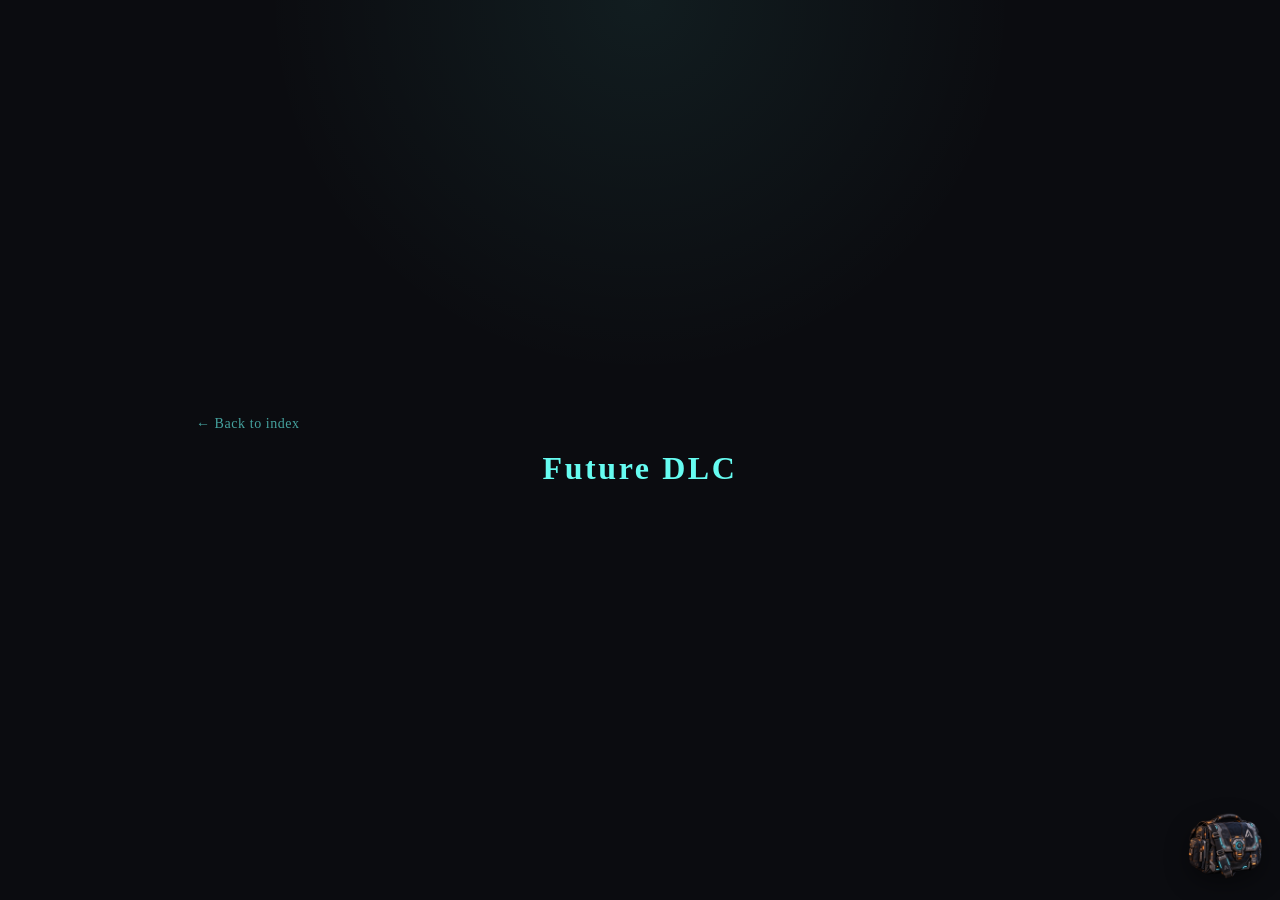
<file: future-dlc.html>
<!DOCTYPE html>
<html lang="en"><head><meta charset="UTF-8"><meta name="viewport" content="width=device-width, initial-scale=1.0"><title>Future DLC</title><link rel="stylesheet" href="css/style.css"><link rel="stylesheet" href="css/theme.css"></head><body><main class="page"><a class="dossier-back" href="index.html">← Back to index</a><h1>Future DLC</h1></main><script src="js/scrabble.js"></script></body></html>
</file>
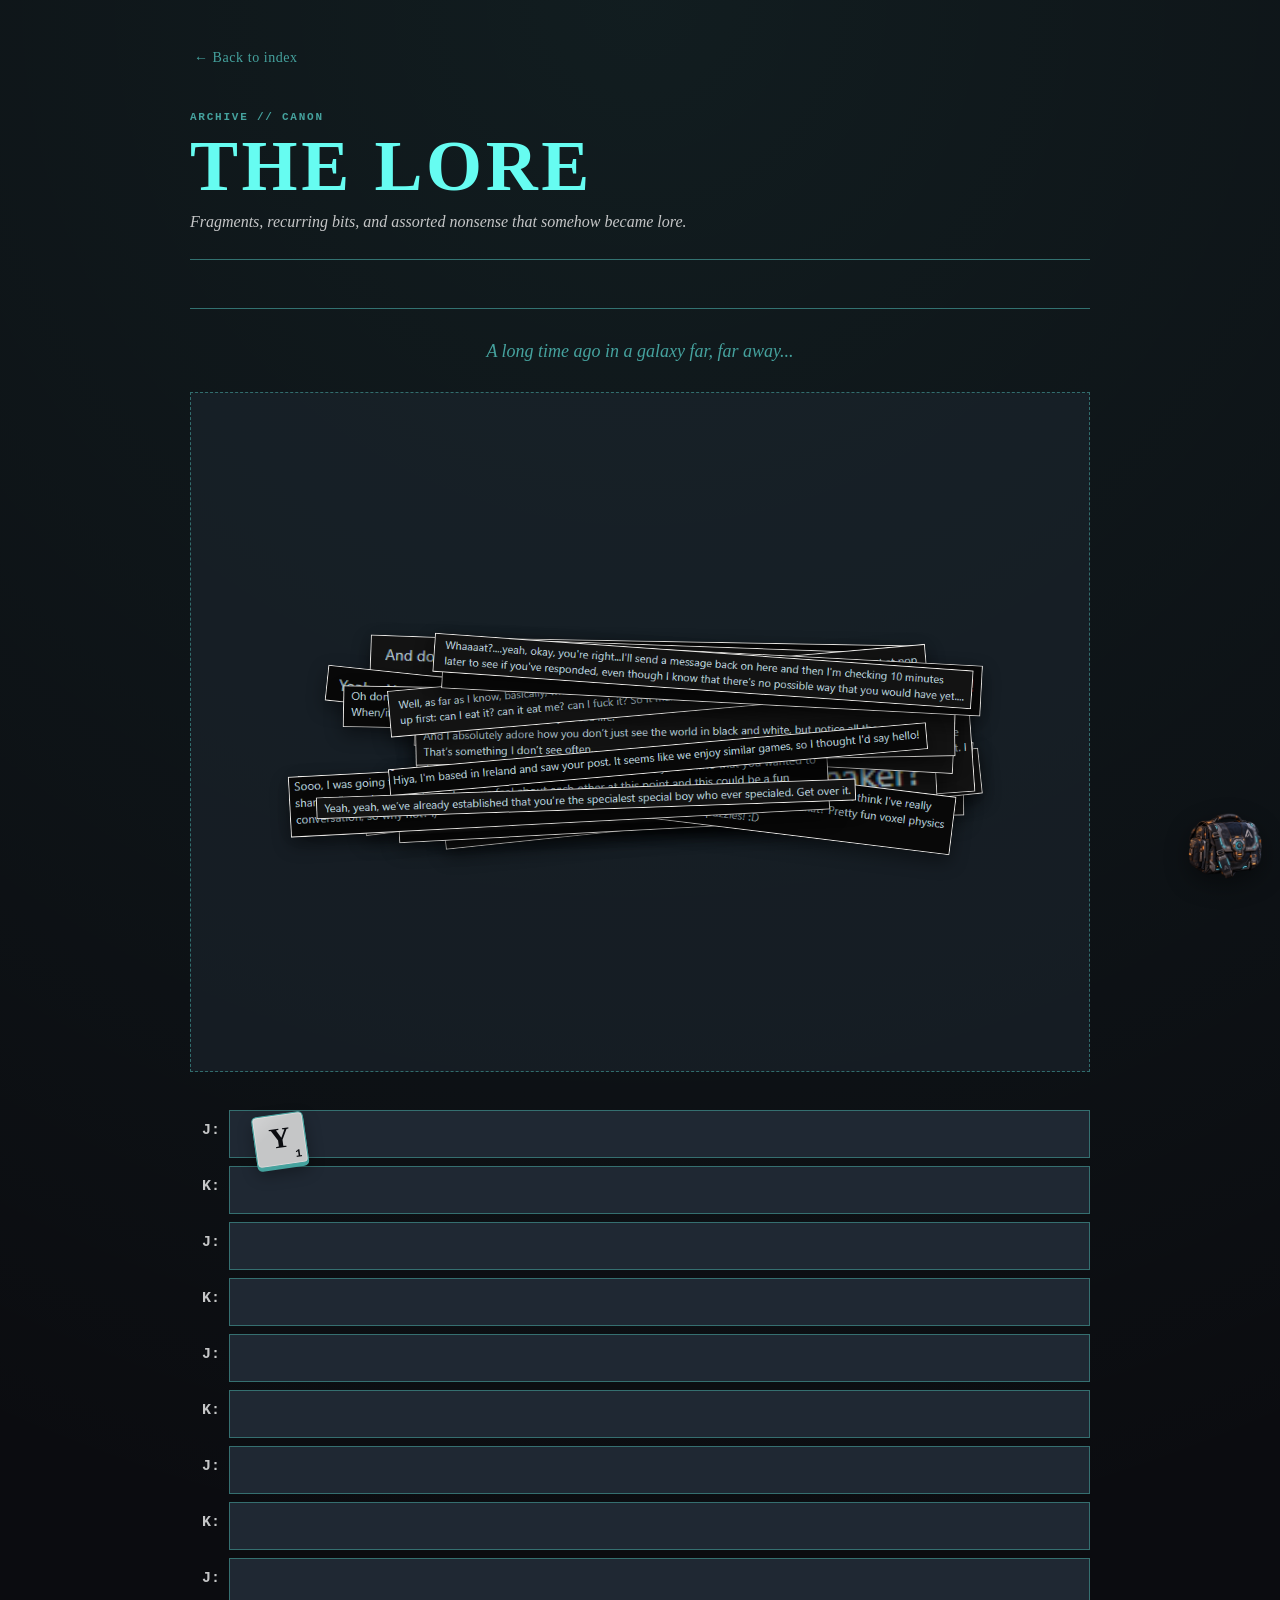
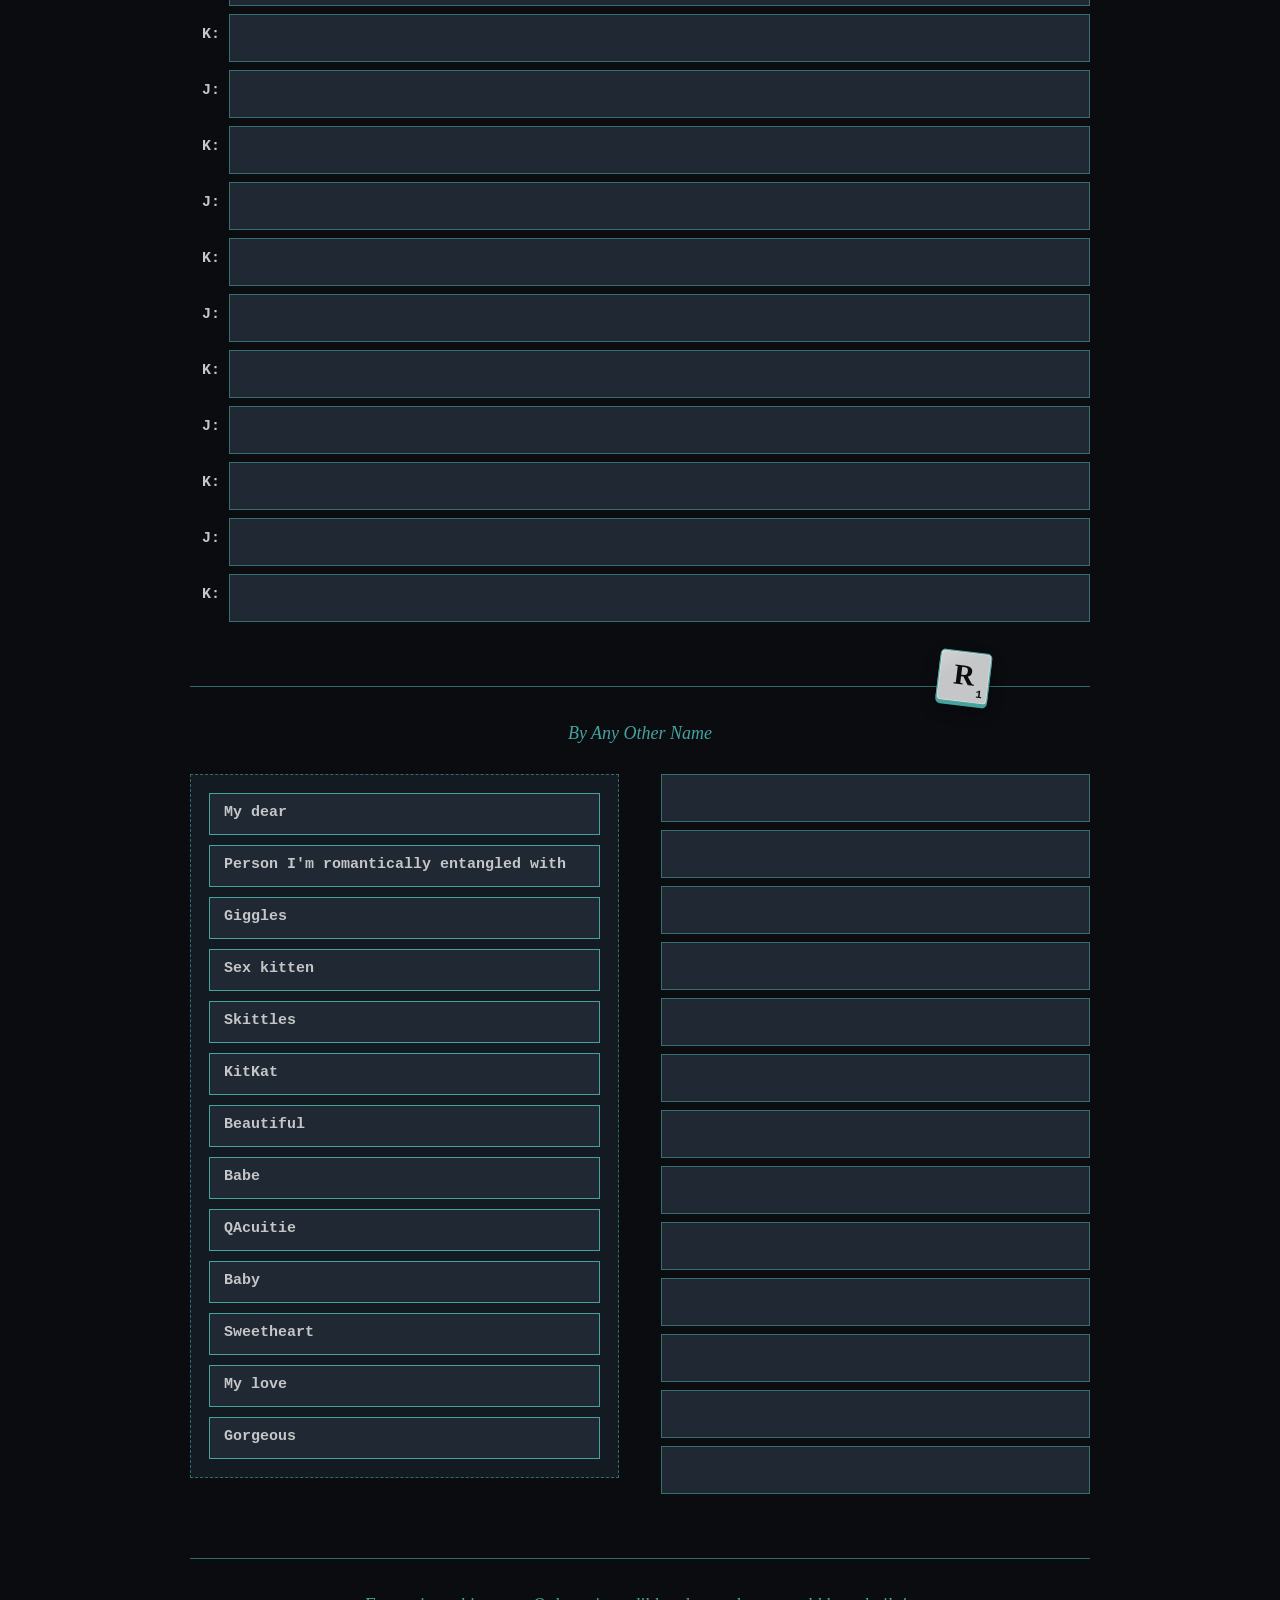
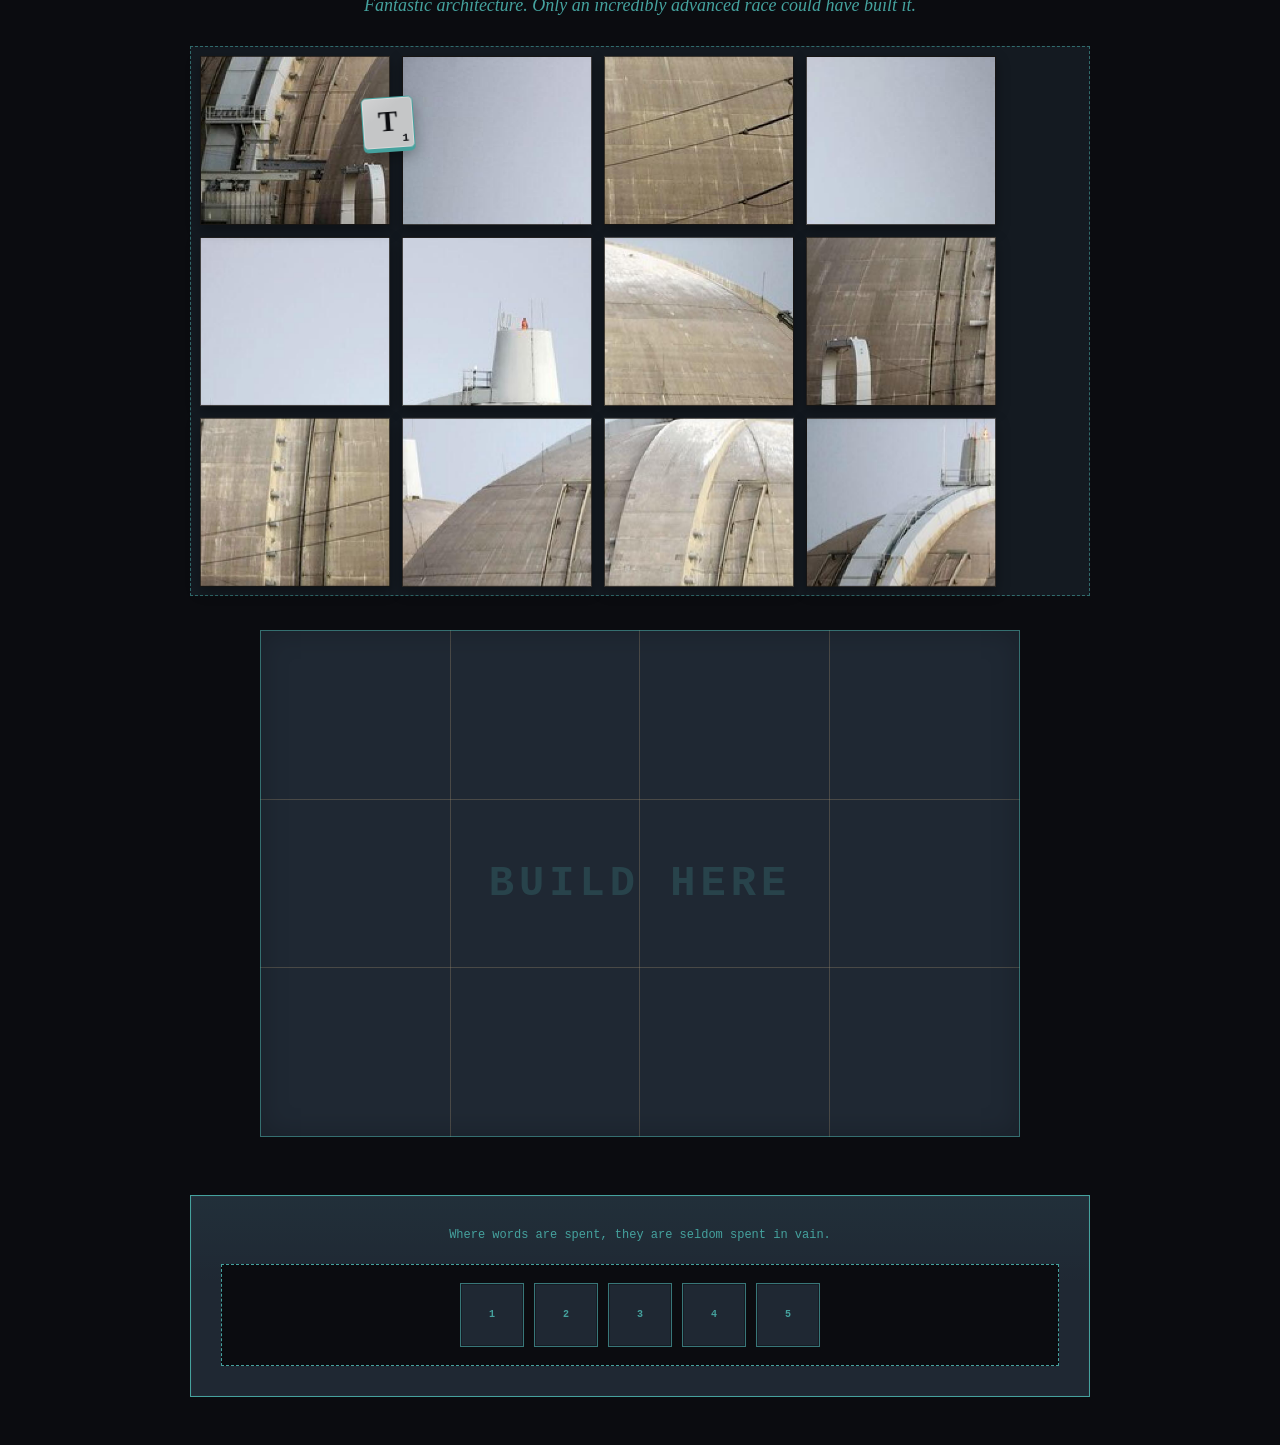
<file: lore.html>
<!DOCTYPE html>
<html lang="en">
<head>
    <meta charset="UTF-8">
    <meta name="viewport" content="width=device-width, initial-scale=1.0">
    <title>The lore</title>
    <link rel="stylesheet" href="css/style.css">
    <link rel="stylesheet" href="css/lore-message.css">
    <link rel="stylesheet" href="css/pet-names.css">
    <link rel="stylesheet" href="css/architecture-puzzle.css">
    <link rel="stylesheet" href="css/theme.css">
</head>
<body>
<main class="page">
    <a class="statistics-back" href="index.html">← Back to index</a>

    <header class="statistics-header lore-header">
        <p class="statistics-kicker">ARCHIVE // CANON</p>
        <h1>THE LORE</h1>
        <p>Fragments, recurring bits, and assorted nonsense that somehow became lore.</p>
    </header>

    <section class="lore-message-puzzle" data-message-rebuild aria-label="Message reconstruction">
        <p class="lore-puzzle-quote">A long time ago in a galaxy far, far away...</p>
        <div class="message-rebuild-board">
            <div class="message-piece-pile" data-message-pile aria-label="Shuffled message fragments"></div>
            <button class="message-win-card" data-message-card hidden type="button" aria-label="Turn over reward card"><span class="message-win-card-inner"><span class="message-win-card-face message-win-card-front lore-datapad-face"><span class="lore-datapad-asset"><img src="assets/images/dp_back.png" alt="" aria-hidden="true"></span></span><span class="message-win-card-face message-win-card-back lore-datapad-face"><span class="lore-datapad-asset"><img src="assets/images/dp_front.png" alt="" aria-hidden="true"><span class="lore-datapad-screen"><span class="lore-datapad-copy">Those Reddit messages were ridiculously sweet, and I still love them. But I love that now I get your voice and your face too. And somehow Discord hasn’t made us any less verbose - apparently changing platforms does fuck all to cure us of writing essays at each other.</span><span class="lore-datapad-meta">tries: <strong data-message-tries>0</strong></span></span></span></span></span></button>
            <div class="message-order-grid" data-message-grid aria-label="Message reconstruction slots"></div>
        </div>
    </section>

    <section class="pet-name-puzzle" data-pet-name-puzzle aria-label="Pet name ordering puzzle">
        <h2>By Any Other Name</h2>
        <div class="pet-name-board">
            <div class="pet-name-source" data-pet-name-source aria-label="Shuffled pet names"></div>
            <button class="pet-name-win-card" data-pet-name-card hidden type="button" aria-label="Turn over reward card">
                <span class="pet-name-card-inner">
                    <span class="pet-name-card-face pet-name-card-front lore-datapad-face"><span class="lore-datapad-asset"><img src="assets/images/dp_back.png" alt="" aria-hidden="true"></span></span>
                    <span class="pet-name-card-face pet-name-card-back lore-datapad-face"><span class="lore-datapad-asset"><img src="assets/images/dp_front.png" alt="" aria-hidden="true"><span class="lore-datapad-screen"><span class="lore-datapad-copy">I love all the names you call me. Some are sweet, some are ridiculous, and some do things to me that are frankly none of this website’s business. Especially when you say them in <em>that</em> voice.</span></span></span></span>
                </span>
            </button>
            <div class="pet-name-slots" data-pet-name-slots aria-label="Pet name order slots"></div>
        </div>
    </section>

    <section class="architecture-puzzle" data-architecture-puzzle aria-label="Architecture picture puzzle">
        <h2>Fantastic architecture. Only an incredibly advanced race could have built it.</h2>
        <div class="architecture-puzzle-stage" data-architecture-stage>
            <div class="architecture-piece-tray" data-architecture-tray aria-label="Loose picture pieces"></div>
            <div class="architecture-build-board" data-architecture-board aria-label="Picture assembly area"></div>
            <div class="architecture-piece-layer" data-architecture-pieces aria-hidden="true"></div>
            <button class="architecture-win-card" data-architecture-card hidden type="button" aria-label="Turn over completed picture">
                <span class="architecture-win-card-inner">
                    <span class="architecture-win-card-face architecture-win-card-front"></span>
                    <span class="architecture-win-card-face architecture-win-card-back lore-datapad-face"><span class="lore-datapad-asset"><img src="assets/images/dp_front.png" alt="" aria-hidden="true"><span class="lore-datapad-screen"><span class="lore-datapad-copy">Shared jokes might be one of my favourite things about us. I can already imagine us somewhere years from now, hearing a completely innocent person mention “architecture,” looking at each other - and immediately losing it.</span></span></span></span>
                </span>
            </button>
        </div>
    </section>

    <section class="scrabble-word-puzzle" aria-label="Word lock">
        <p class="lore-puzzle-quote">Where words are spent, they are seldom spent in vain.</p>
        <div class="scrabble-word-grid" data-scrabble-grid aria-label="Five letter word grid"><div class="scrabble-word-slot" data-scrabble-slot="0" data-slot-number="1"></div><div class="scrabble-word-slot" data-scrabble-slot="1" data-slot-number="2"></div><div class="scrabble-word-slot" data-scrabble-slot="2" data-slot-number="3"></div><div class="scrabble-word-slot" data-scrabble-slot="3" data-slot-number="4"></div><div class="scrabble-word-slot" data-scrabble-slot="4" data-slot-number="5"></div></div>
        <div class="scrabble-reward" data-scrabble-reward hidden><span>PLAYER TWO NOTES // PASSCODE</span><strong data-scrabble-passcode></strong><small>Word lock accepted.</small></div>
    </section>
</main>
<script src="js/scrabble.js"></script><script src="js/lore-message.js"></script><script src="js/pet-names.js"></script><script src="js/architecture-puzzle.js"></script>
</body>
</html>
</file>
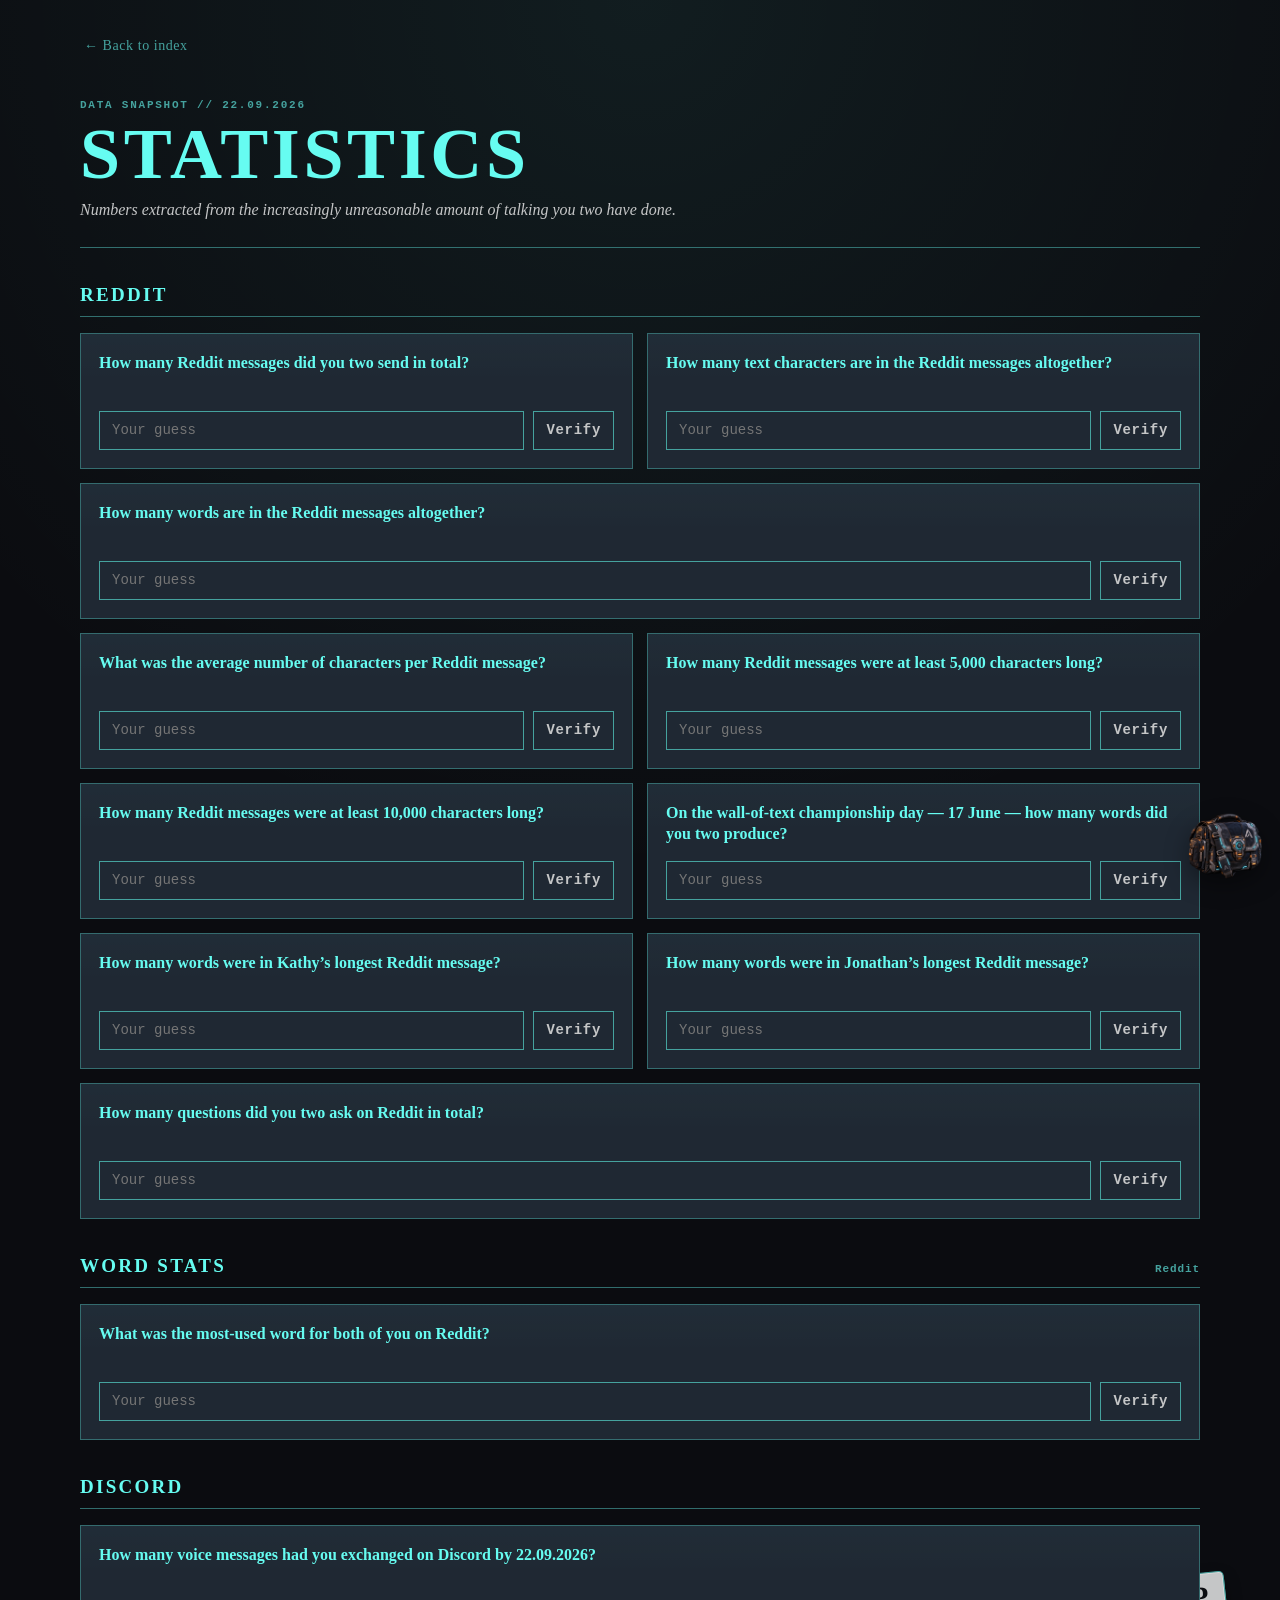
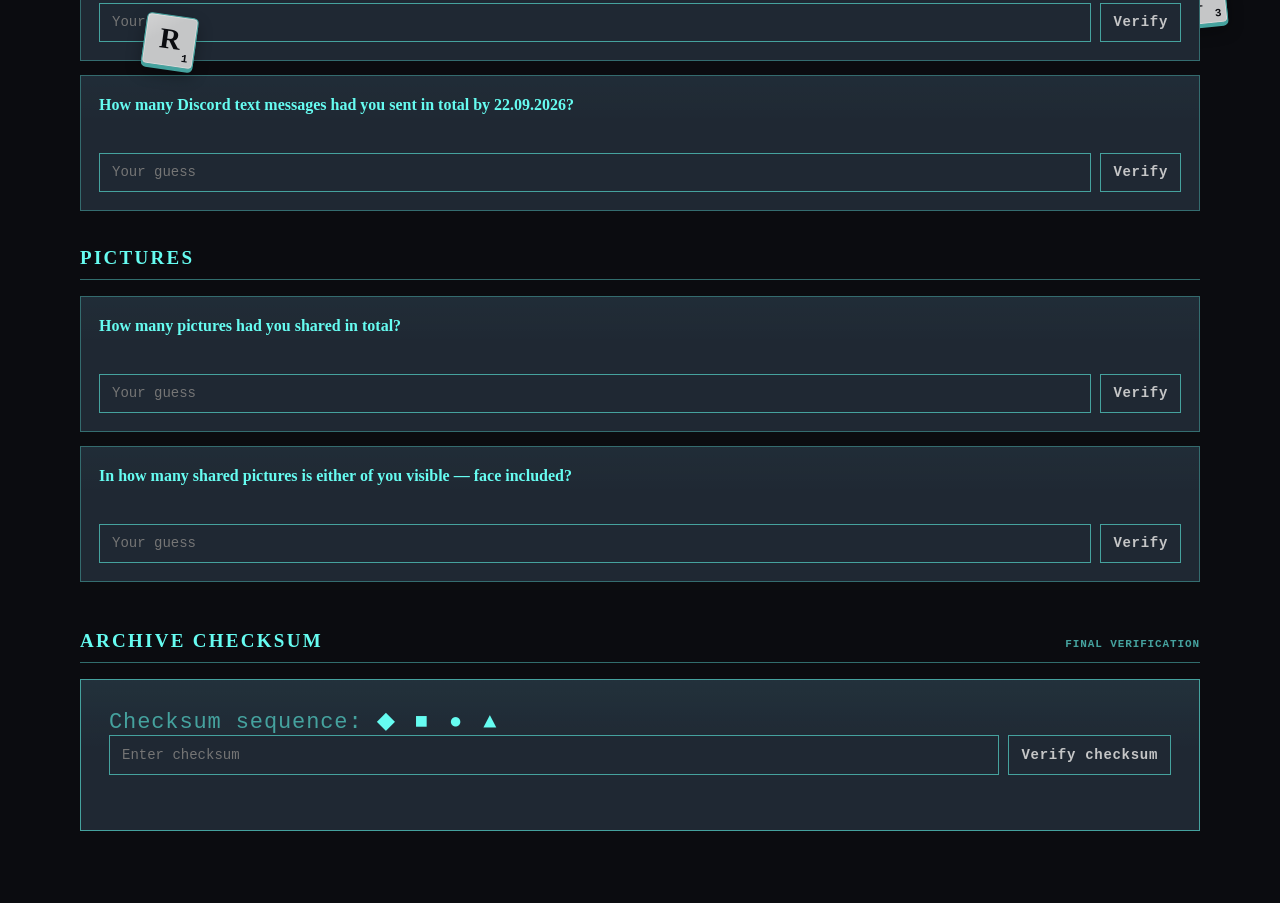
<file: notable-incidents.html>
<!DOCTYPE html>
<html lang="en">
<head>
    <meta charset="UTF-8">
    <meta name="viewport" content="width=device-width, initial-scale=1.0">
    <title>Statistics</title>
    <link rel="stylesheet" href="css/style.css">
</head>
<body class="statistics-body">
<main class="statistics-shell">
    <a class="statistics-back" href="index.html">← Back to index</a>

    <header class="statistics-header">
        <p class="statistics-kicker">DATA SNAPSHOT // 22.09.2026</p>
        <h1>STATISTICS</h1>
        <p>Numbers extracted from the increasingly unreasonable amount of talking you two have done.</p>
    </header>

    <section class="statistics-section">
        <div class="statistics-section-heading">
            <h2>Reddit</h2>
        </div>

        <div class="stat-question-list">
            <article class="stat-question" data-stat-question data-answer="212" data-display-answer="212">
                <h3>How many Reddit messages did you two send in total?</h3>
                <div class="stat-guess-row">
                    <input class="stat-guess-input" type="text" inputmode="numeric" autocomplete="off" placeholder="Your guess">
                    <button class="stat-verify-button" type="button">Verify</button>
                </div>
            </article>

            <article class="stat-question" data-stat-question data-answer="852318" data-display-answer="852,318">
                <h3>How many text characters are in the Reddit messages altogether?</h3>
                <div class="stat-guess-row">
                    <input class="stat-guess-input" type="text" inputmode="numeric" autocomplete="off" placeholder="Your guess">
                    <button class="stat-verify-button" type="button">Verify</button>
                </div>
            </article>

            <article class="stat-question stat-question-wide" data-stat-question data-answer="158011" data-display-answer="158,011 words">
                <h3>How many words are in the Reddit messages altogether?</h3>
                <div class="stat-guess-row">
                    <input class="stat-guess-input" type="text" inputmode="numeric" autocomplete="off" placeholder="Your guess">
                    <button class="stat-verify-button" type="button">Verify</button>
                </div>
                <div class="stat-detail stat-fact-stack" hidden>
                    <p><span class="stat-checksum-symbol" aria-hidden="true">▲</span> <strong>That is basically The Lord of the Rings: The Two Towers.</strong> A commonly cited word count for <em>The Two Towers</em> is 156,198.</p>
                    <p><span class="stat-checksum-symbol" aria-hidden="true">▲</span> <strong>1.66 Hobbits.</strong> <em>The Hobbit</em> is listed at 95,022 words.</p>
                    <p><span class="stat-checksum-symbol" aria-hidden="true">▲</span> 158,011 words is roughly <strong>632 standard manuscript pages</strong>, using the usual rough estimate of 250 words per page.</p>
                    <p><span class="stat-checksum-symbol" aria-hidden="true">▲</span> If you printed the Reddit conversation single-sided, you’d have a manuscript over <strong>6 cm thick</strong> on ordinary ~0.1 mm office paper. Double-sided: about <strong>316 sheets / 3.2 cm</strong>.</p>
                    <p><span class="stat-checksum-symbol" aria-hidden="true">▲</span> At 250 words per minute, reading the entire Reddit archive straight through would take about <strong>10 hours 32 minutes</strong>. At a slower audiobook-ish 150 words/minute, speaking the whole thing aloud would take about <strong>17 hours 33 minutes</strong>.</p>
                </div>
            </article>

            <article class="stat-question" data-stat-question data-answer="4020" data-display-answer="4,020 characters">
                <h3>What was the average number of characters per Reddit message?</h3>
                <div class="stat-guess-row">
                    <input class="stat-guess-input" type="text" inputmode="numeric" autocomplete="off" placeholder="Your guess">
                    <button class="stat-verify-button" type="button">Verify</button>
                </div>
                <p class="stat-detail" hidden>Your average Reddit message is <strong>745 words</strong>. That’s roughly three manuscript pages per message. So “sending a message” was frequently “submit chapter draft.”</p>
            </article>

            <article class="stat-question" data-stat-question data-answer="81" data-display-answer="81">
                <h3>How many Reddit messages were at least 5,000 characters long?</h3>
                <div class="stat-guess-row">
                    <input class="stat-guess-input" type="text" inputmode="numeric" autocomplete="off" placeholder="Your guess">
                    <button class="stat-verify-button" type="button">Verify</button>
                </div>
                <p class="stat-detail" hidden>5,000 characters is roughly <strong>930 words</strong>. That means those 81 messages were each roughly a short essay or about four manuscript pages. That’s <strong>38%</strong> of every Reddit message you sent.</p>
            </article>

            <article class="stat-question" data-stat-question data-answer="16" data-display-answer="16">
                <h3>How many Reddit messages were at least 10,000 characters long?</h3>
                <div class="stat-guess-row">
                    <input class="stat-guess-input" type="text" inputmode="numeric" autocomplete="off" placeholder="Your guess">
                    <button class="stat-verify-button" type="button">Verify</button>
                </div>
                <p class="stat-detail" hidden>10,000 characters is roughly <strong>1,850 words</strong>. Your 16 messages above that mark were each around 7–8 manuscript pages. That’s <strong>7.5%</strong> of the entire conversation.</p>
            </article>

            <article class="stat-question" data-stat-question data-answer="9567" data-display-answer="9,567 words">
                <h3>On the wall-of-text championship day — 17 June — how many words did you two produce?</h3>
                <div class="stat-guess-row">
                    <input class="stat-guess-input" type="text" inputmode="numeric" autocomplete="off" placeholder="Your guess">
                    <button class="stat-verify-button" type="button">Verify</button>
                </div>
                <p class="stat-detail" hidden>9,567 words would be about <strong>38 manuscript pages</strong>. Read aloud at 150 words/minute, that single day’s Reddit output would take roughly <strong>1 hour 4 minutes</strong>. One fucking day.</p>
            </article>

            <article class="stat-question" data-stat-question data-answer="2299" data-display-answer="2,299 words">
                <h3>How many words were in Kathy’s longest Reddit message?</h3>
                <div class="stat-guess-row">
                    <input class="stat-guess-input" type="text" inputmode="numeric" autocomplete="off" placeholder="Your guess">
                    <button class="stat-verify-button" type="button">Verify</button>
                </div>
                <div class="stat-detail" hidden>
                    <p>5 August, 12:10 PM — 12,549 text characters.</p>
                    <!-- [UPDATE] Replace placeholder href when the full Kathy message page exists. -->
                    <a class="stat-message-link" href="#" data-message-modal="kathy-long-message">Read Kathy’s longest message →</a>
                </div>
            </article>

            <article class="stat-question" data-stat-question data-answer="3325" data-display-answer="3,325 words">
                <h3>How many words were in Jonathan’s longest Reddit message?</h3>
                <div class="stat-guess-row">
                    <input class="stat-guess-input" type="text" inputmode="numeric" autocomplete="off" placeholder="Your guess">
                    <button class="stat-verify-button" type="button">Verify</button>
                </div>
                <div class="stat-detail" hidden>
                    <p>17 June, 3:58 PM — 17,925 text characters.</p>
                    <!-- [UPDATE] Replace placeholder href when the full Jonathan message page exists. -->
                    <a class="stat-message-link" href="#" data-message-modal="jonathan-long-message">Read Jonathan’s longest message →</a>
                </div>
            </article>

            <article class="stat-question stat-question-wide" data-stat-question data-answer="1559" data-display-answer="1,559 questions">
                <h3>How many questions did you two ask on Reddit in total?</h3>
                <div class="stat-guess-row">
                    <input class="stat-guess-input" type="text" inputmode="numeric" autocomplete="off" placeholder="Your guess">
                    <button class="stat-verify-button" type="button">Verify</button>
                </div>
                <div class="stat-detail stat-question-breakdown" hidden>
                    <p><span class="stat-checksum-symbol" aria-hidden="true">◆</span> <strong>Kathy:</strong> 922 questions &nbsp;·&nbsp; <strong>Jonathan:</strong> 637.</p>
                    <p><span class="stat-checksum-symbol" aria-hidden="true">◆</span> Messages containing ≥1 question: Kathy 71 / 105 (67.6%); Jonathan 76 / 107 (71.0%).</p>
                    <p><span class="stat-checksum-symbol" aria-hidden="true">◆</span> Messages containing ≥2 questions: Kathy 66 / 105 (62.9%); Jonathan 67 / 107 (62.6%).</p>
                    <p><span class="stat-checksum-symbol" aria-hidden="true">◆</span> Kathy’s highest-question message: 10 July, 4:45 PM — 34 question marks. Jonathan’s: 17 June, 3:58 PM — 33.</p>
                    <p><span class="stat-checksum-symbol" aria-hidden="true">◆</span> Average questions per message: Kathy 8.78; Jonathan 5.95.</p>
                </div>
            </article>
        </div>
    </section>

    <section class="statistics-section">
        <div class="statistics-section-heading">
            <h2>Word stats</h2>
            <span>Reddit</span>
        </div>

        <div class="stat-question-list">
            <article class="stat-question stat-question-wide" data-stat-question data-answer="people" data-display-answer="people">
                <h3>What was the most-used word for both of you on Reddit?</h3>
                <div class="stat-guess-row">
                    <input class="stat-guess-input" type="text" autocomplete="off" placeholder="Your guess">
                    <button class="stat-verify-button" type="button">Verify</button>
                </div>
                <div class="stat-detail stat-word-detail" hidden>
                    <p>Yep. <strong>People.</strong> Kathy used it 345 times; Jonathan used it 426 times. Apparently the real recurring character was humanity.</p>

                    <div class="word-stat-grid">
                        <article class="word-stat-panel">
                            <h3>Most-used words</h3>
                            <div class="stat-table-wrap">
                                <table class="stat-table">
                                    <thead>
                                        <tr>
                                            <th>Kaktysshmanchik</th>
                                            <th>Count</th>
                                            <th>jsammons90</th>
                                            <th>Count</th>
                                        </tr>
                                    </thead>
                                    <tbody>
                                        <tr><td>people</td><td>345</td><td>people</td><td>426</td></tr>
                                        <tr><td>sure</td><td>154</td><td>stuff</td><td>241</td></tr>
                                        <tr><td>great</td><td>117</td><td>remember</td><td>189</td></tr>
                                        <tr><td>remember</td><td>109</td><td>feel</td><td>169</td></tr>
                                        <tr><td>work</td><td>107</td><td>pretty</td><td>164</td></tr>
                                        <tr><td>sounds</td><td>93</td><td>definitely</td><td>154</td></tr>
                                        <tr><td>stuff</td><td>92</td><td>good</td><td>147</td></tr>
                                        <tr><td>good</td><td>91</td><td>kids</td><td>116</td></tr>
                                        <tr><td>someone</td><td>90</td><td>right</td><td>115</td></tr>
                                        <tr><td>usually</td><td>90</td><td>always</td><td>108</td></tr>
                                        <tr><td>maybe</td><td>89</td><td>probably</td><td>108</td></tr>
                                    </tbody>
                                </table>
                            </div>
                        </article>

                        <article class="word-stat-panel">
                            <h3>Repeated phrases</h3>
                            <div class="stat-table-wrap">
                                <table class="stat-table">
                                    <thead>
                                        <tr>
                                            <th>Kaktysshmanchik</th>
                                            <th>Count</th>
                                            <th>jsammons90</th>
                                            <th>Count</th>
                                        </tr>
                                    </thead>
                                    <tbody>
                                        <tr><td>“I don't”</td><td>295</td><td>“I think”</td><td>335</td></tr>
                                        <tr><td>“a lot”</td><td>124</td><td>“a lot”</td><td>188</td></tr>
                                        <tr><td>“I think”</td><td>118</td><td>“like that”</td><td>186</td></tr>
                                        <tr><td>“yeah I”</td><td>116</td><td>“I don't”</td><td>174</td></tr>
                                        <tr><td>“don't know”</td><td>104</td><td>“and stuff”</td><td>130</td></tr>
                                        <tr><td>“I'm not”</td><td>93</td><td>“I know”</td><td>110</td></tr>
                                        <tr><td>“I can't”</td><td>75</td><td>“a bit”</td><td>106</td></tr>
                                        <tr><td>“not sure”</td><td>63</td><td>“I remember”</td><td>95</td></tr>
                                        <tr><td>“I guess”</td><td>62</td><td>“trying to”</td><td>94</td></tr>
                                        <tr><td>“don't think”</td><td>61</td><td>“oh yeah”</td><td>82</td></tr>
                                        <tr><td>“kind of”</td><td>57</td><td>“I feel”</td><td>81</td></tr>
                                        <tr><td>“at least”</td><td>57</td><td>“or something”</td><td>81</td></tr>
                                    </tbody>
                                </table>
                            </div>
                        </article>
                    </div>
                </div>
            </article>
        </div>
    </section>

    <section class="statistics-section">
        <div class="statistics-section-heading">
            <h2>Discord</h2>
        </div>

        <div class="stat-question-list">
            <article class="stat-question stat-question-wide" data-stat-question data-answer="604" data-display-answer="604 voice messages">
                <h3>How many voice messages had you exchanged on Discord by 22.09.2026?</h3>
                <div class="stat-guess-row">
                    <input class="stat-guess-input" type="text" inputmode="numeric" autocomplete="off" placeholder="Your guess">
                    <button class="stat-verify-button" type="button">Verify</button>
                </div>
                <div class="stat-detail stat-fact-stack" hidden>
                    <p><span class="stat-checksum-symbol" aria-hidden="true">●</span> Total length: <strong>39 hours, 49 minutes, 2 seconds.</strong> It is only <strong>10 minutes, 58 seconds</strong> short of a full 40-hour workweek.</p>
                    <p><span class="stat-checksum-symbol" aria-hidden="true">●</span> Average voice message: <strong>3:57</strong>.</p>

                    <div class="vm-highlights">
                        <article class="vm-highlight-card">
                            <h4>Longest VM — Kathy</h4>
                            <strong>20:38 + 6:53</strong>
                            <img src="assets/images/stats/kathy_long_vm.png" alt="Kathy's longest voice message" loading="lazy">
                        </article>
                        <article class="vm-highlight-card">
                            <h4>Second longest VM — Jonathan</h4>
                            <strong>20:00 + 2:01</strong>
                            <img src="assets/images/stats/he2202.png" alt="Jonathan voice message split into 20 minutes and 2 minutes 1 second" loading="lazy">
                        </article>
                    </div>

                    <p class="stat-subheading">Notable mentions</p>
                    <div class="vm-highlights vm-highlights-notable">
                        <article class="vm-highlight-card">
                            <strong>19:57 + 3:05</strong>
                            <img src="assets/images/stats/he1957.305.png" alt="Jonathan voice message split into 19 minutes 57 seconds and 3 minutes 5 seconds" loading="lazy">
                        </article>
                        <article class="vm-highlight-card">
                            <strong>20:02</strong>
                            <img src="assets/images/stats/he2002.png" alt="Jonathan voice message lasting 20 minutes 2 seconds" loading="lazy">
                        </article>
                    </div>
                </div>
            </article>

            <article class="stat-question stat-question-wide" data-stat-question data-answer="6869" data-display-answer="6,869 messages">
                <h3>How many Discord text messages had you sent in total by 22.09.2026?</h3>
                <div class="stat-guess-row">
                    <input class="stat-guess-input" type="text" inputmode="numeric" autocomplete="off" placeholder="Your guess">
                    <button class="stat-verify-button" type="button">Verify</button>
                </div>
                <div class="stat-detail stat-message-split" hidden>
                    <p><span class="stat-checksum-symbol" aria-hidden="true">■</span> <strong>Jonathan:</strong> 3,508 — 51.07%</p>
                    <p><span class="stat-checksum-symbol" aria-hidden="true">■</span> <strong>Kathy:</strong> 3,361 — 48.93%</p>
                    <p><span class="stat-checksum-symbol" aria-hidden="true">■</span> <strong>Difference:</strong> 147 messages.</p>
                </div>
            </article>
        </div>
    </section>

    <section class="statistics-section">
        <div class="statistics-section-heading">
            <h2>Pictures</h2>
        </div>

        <div class="stat-question-list">
            <article class="stat-question stat-question-wide" data-stat-question data-answer="587" data-display-answer="587 pictures">
                <h3>How many pictures had you shared in total?</h3>
                <div class="stat-guess-row">
                    <input class="stat-guess-input" type="text" inputmode="numeric" autocomplete="off" placeholder="Your guess">
                    <button class="stat-verify-button" type="button">Verify</button>
                </div>
                <p class="stat-detail" hidden>Printed as 4×6 photos, they’d cover about <strong>9 m²</strong>, stretch nearly <strong>90 metres</strong> end-to-end, or form a stack roughly <strong>15 cm tall</strong>.</p>
            </article>

            <article class="stat-question stat-question-wide" data-stat-question data-answer="62" data-display-answer="62 pictures">
                <h3>In how many shared pictures is either of you visible — face included?</h3>
                <div class="stat-guess-row">
                    <input class="stat-guess-input" type="text" inputmode="numeric" autocomplete="off" placeholder="Your guess">
                    <button class="stat-verify-button" type="button">Verify</button>
                </div>
            </article>
        </div>
    </section>

    <section class="statistics-section stat-checksum-section" aria-labelledby="statistics-checksum-title">
        <div class="statistics-section-heading">
            <h2 id="statistics-checksum-title">Archive checksum</h2>
            <span>FINAL VERIFICATION</span>
        </div>

        <div class="stat-checksum-panel">
            <p class="stat-checksum-sequence">Checksum sequence: <strong>◆ ■ ● ▲</strong></p>
            <div class="stat-checksum-entry" data-stat-checksum>
                <input
                    class="stat-checksum-input"
                    type="text"
                    inputmode="numeric"
                    autocomplete="off"
                    aria-label="Archive checksum"
                    placeholder="Enter checksum"
                >
                <button class="stat-checksum-button" type="button">Verify checksum</button>
            </div>

            <p class="stat-checksum-status" data-checksum-status role="status" aria-live="polite"></p>

            <div class="stat-checksum-token" data-checksum-token hidden>
                <span>CHECKSUM VALID // THE LORE PASSCODE</span>
                <strong>LX181xIZ1wX2SWtGNSgQnDufhdB</strong>
                <small>Copy it exactly. The archive has standards, apparently.</small>
            </div>
        </div>
    </section>
</main>


<dialog class="stat-message-modal" id="kathy-long-message" aria-label="Kathy’s longest Reddit message">
    <div class="stat-datapad-shell">
        <img class="stat-datapad-image" src="assets/images/dp_front.png" alt="" aria-hidden="true">
        <button class="stat-message-modal-close" type="button" data-close-modal aria-label="Close">×</button>
        <div class="stat-datapad-screen">
            <pre class="stat-message-copy">Huh. You know, here no one talked about it as a celebration of nerd culture. It was just another sitcom. Although I still liked the references. In any case, I didn’t realise it hit such a personal nerve for you. I guess I just never thought of the characters as nerds. For me, they were just these weird people doing some of the same things I liked doing too)
Are you the only nerd in your family?
Yeah, you and your posh life sorta inspired me to message my massage therapist and book an appointment. So you’re not alone in feeling ancient))
Hah)) You know, I don’t remember the mermaid costume at all) I had to google it, and apparently it was in one of the episodes I’d seen. But I’d never paid that much attention to the costume) You know, I actually appreciate the tit scales. I expected her to wear shells like Ariel.
Hm. I think I already mentioned Smallville... I know peak cinema when I see it - the two of us are great critics, focusing on important bits. I think people were really into Lost, but I’ve never seen it. And I watched House MD waaaay later, along with Supernatural.
Ooh! Xena! She was a big thing here. Mostly because of her blonde friend, though(( But I liked the show. Xena was really cool. I wanted to be like her.

David Attenborough... I don’t really know his work, but his face looks vaguely familiar.. &gt;_&gt;
Death of a Game - funny enough, one Russian games journalist does something pretty similar)) I don’t know if he stole the idea or if it’s just a fairly obvious format)
Were you ever interested in astronomy? I adore Neil deGrasse Tyson! Hm. And I’m subscribed to a guy who talks about biology and genetics. In Russian, though. Oh, and a philology lady. And another woman who talks about feminism. And a guy who’s into literature.
Hm... okay, apparently I’m into documentaries))
Remember we were thinking about watching something together? It could be some light documentary, yeah? That could be fun... Fuck, I wish we could do it together-together. Tangled in each other and all that. That would be so wonderful.

I don’t agree with all of what you said about humans, though. Yeah, the social contract is important, but it’s not something entirely forced upon us. We’re social animals - we’re supposed to cooperate and do shit together, care for each other. And you can look at actual animals and see that they do it too. It’s not something manufactured by humans for humans. Ours is just much more vast and tangled.
Here’s an example: https://youtu.be/HEvO5SBiv6k?si=b7j7Ze8QmJXyOiGy
I think part of the problem is that we’re expected to include too many people in our social circle. We’re expected to give a fuck about at least the city we live in - and its people. I think that’s too much for brains wired to live and cooperate within a small tribe. Everyone outside the tribe is an outsider. The Other. And our brains can stop treating them as fully human.
Yeah, I’d like to think I would’ve done something too. But that’s just a pretty picture in my head.
Ugh... I got rather preachy there &gt;_&lt; You’re welcome to argue with me, though) I dare you))

M... no... There isn’t a nuke in Under the Dome. There are missiles, though. And a gas explosion. It was adapted for TV, and I fucking hated it XD they got everything wrong, and the acting was shit. That’s a shame, though. It could’ve been a great show.

You know, every time you mention your school, I keep imagining something from an American movie) You know, a strict hierarchy, everyone fucks everyone, someone’s always high, and someone’s throwing a huge party because their parents went on a business trip. Oh, and there should be at least one makeover. And a prom king and queen. Prom is a huge deal, apparently. Classes are optional, though.
“After the initial spookiness wore off, the couple started to take comfort in the image.” XD Hahahah))) That was perfect)) I can’t say I’ve had the privilege of knowing people like that. Well, I can imagine some of my classmates being fooled by something like that, but none of them ended up on telly.
We do have plenty of stories like that here, though) People finding Jesus in a leaking ceiling, a cracked wall, a puddle - you name it. Oh... There’s a book about a society that accepted all of that as truth, along with astrology, homeopathy and other nonsense. It’s a pity it wasn’t translated into English &gt;_&lt;
Hm... Have I told you my mother is into homeopathy?) Thank fuck I was never sick with anything really serious. But she did give me those little sugar thingies. I didn’t mind, though - they were sweet)

Speaking of medicine... Half of my friends went through something similar, and another one had heard the stories, so now I’m wondering whether this was ever a thing in the US.
Whenever I was sick, a sore throat was a real bitch for me. Still is. And once my mother heard about a supposed solution. So one day she swabbed my throat with kerosene. Fucking hell... The taste... The smell... I can still remember it XD
Were you tough enough to survive any traditional home remedies and come out the other side unchanged?))

Well, how hard can calculating it really be? You know the distance, you know the materials - the rest is just maths. &gt;_&gt;
It will go wrong, though. Somehow. Such things always do.

Babe... Kylo Ren was hot there - dark, conflicted, with a chance to change. That’s all that matters. Focus on the important things. Gods... The plot... Of course you’d be interested in the plot.
Yeah, truth be told, I don’t remember anything you mentioned from the movie)) I was a bit distracted.
But the way you talk about it reminds me of how I think about books. That’s more or less my review of the Green Creek series. With a lot more gay sex, though - hence more exciting. But yeah, I’d hate convenient plot turns like that so much... I get it.
Have you played the Star Wars MMO? The one BioWare made?

The funny alien was Jar Jar Binks)) I completely forgot his name &gt;_&lt; I found him charming when I watched the movie, but apparently people hate him for some reason((
Huh... I didn’t know Star Trek was still alive either...
By the way, have you seen Doctor Who? If you have, who’s your favourite Doctor? Or companion)

That can be hard, though - taking the other person’s perspective into account. Especially when both of you are angry as fuck.
I liked how we handled it in my previous team. Say I came across something I didn’t like and knew who was responsible. I’d gather examples and write down what I thought would be a better way to do it. Maybe I’d even offer several options. Or just bring the general vibes if I didn’t know what the actual solution was.
Well... I’d do all that right after raging at my monitor and telling it everything I thought about that person)) But then I’d bring it to them and explain the problem.
And if someone came to me with something like that... First, I’d yell at the monitor, obviously. And then we’d discuss it. Usually everyone was happy to change the way we worked - the suggestions were always more or less solid and made everyone’s life easier.
I guess the word “team” is doing a lot of heavy lifting here. That mindset might be harder to bring into a relationship because there isn’t a visible project you’re both working on. The relationship itself is the project, but that’s much harder to define. At least for me.

Hm... Also, a late thought. I think fear of being reprimanded stops people from being sensible during a conversation. It can feel as though, if you lose the battle, you lose more than that - you’re expected to grovel and give up your self-respect along with your status as an equal. Even if only for a little while.
I was once made to kneel and ask to be forgiven. I don’t remember what it was about, but I don’t think it was anything major. So I suppose it makes sense that apologizing and losing an argument can still feel like humiliation to me, even when nobody is actually asking me to grovel.
I’m immensely grateful for how you reacted when I told you I’d lied about the song. I half expected you to be angry or hurt. You didn’t sound angry, but I still wonder whether it hurt you. You’ve shown me over and over again how level-headed you are, and that made it much easier to be honest with you.

But do fathers generally want to be involved with their children after a divorce? I see that very rarely here. A man merely existing near his own child gets “awwww” and “you’re the best father, your wife should be grateful” - even if said child is chewing on their second serving of dirt at the time. &gt;_&lt;

Well, why wouldn’t it be nonchalant?) It’s not like meeting his new girlfriend was a big deal unless she wanted us to get to know each other. She didn’t, so it all went perfectly))

Omg... So naive)) but also very endearing) it was a good sign that you trusted him. Even if that particular adventure wasn't something I'd advise the little Jonathan to participate in)
I don't think I actually sneaked out even once. I didn't see the point - there were all sorts of things to do during the day, and I didn't know what to do outside alone at night. Although when I hit 15 or something... Not that I sneaked out. I just was coming home too often too late. Too drunk. And when there was no one at home... Fuck me... If I were my own parent, I would never have left teenage me home alone XD
So cringy times. I hate teen years) those were not my finest moments)

Hm... You know what... I've heard this thing... They say many boys jerked off with their friends at least once. I asked 5 or 6 friends - none of them did it. Liars, I presume. Or it's a foreign thing &gt;_&gt; is it?

Since we sorted the video shops, I have a question. Was there any food in your childhood you absolutely hated?
I googled what traumatized me - google says it's either semolina porridge or cream of wheat... Ugh... Either way, I hated it. It always ended up being lumpy in places. And when they tried to make it better adding raisins, it only made it worse somehow.

Look at you all inspired)) yeah, I might end up spilling something on my shirt during a video call - then it'd have to go, unfortunately.

We're not sexting here, Kathy. Keep it together. Get a fucking grip &gt;_&lt;

Yeah, half of our interactions would be giggling and giddiness.
Aaand this is the moment I return to this message after watching that video you sent me. Uh-huh. Talking, babe, sure. We're gonna talk a lot - that's what preoccupies my mind right now. Definitely.
I don’t usually like being tickled. But in that particular context, with you being insufferably pleased with yourself... yeah, I think I could enjoy it))
I am pretty vanilla, so your ancient age won't be an issue most of the time) that said, some things look intriguing to try at least once) but yeah, I would love to show you stuff. And I'd be glad if you'd be showing things that got your curiosity going.
Yeah, we'd better take a vacation at least for a week. Or our work performance would decrease dramatically. &gt;_&lt; but overall I think every other day sounds like it. That okay for you?

I did my research) although, I usually spend more time with text.
Well, I did like talking to you about it. Yesterday was so nice and easy. I liked that a lot. But turning you into a mumbling mess... Yeah... That's good too. Gods, I'd love to actually see you like that. I'm sure it'd be quite a sight.

M... Yeah, bosses. Very important topic. I'm especially interested in it right now. A fascinating topic.
It makes sense though that you feel looser around your boss now when you found an actual person behind the role)
Do you have colleagues you can go to when you need to bitch about work?

What?! Why would it cost you anything? No, love. Jokes are great. Please don't filter them out. Now. Excuse me, I have cows to milk.
What kind of monitor do you have? I have one made by xiaomi. I dunno. Feels okay. But I loooove AMOLED on my laptop - I wish I had it for my PC. But it costs a shitload, and I can't make myself spend such a pile of money on a monitor)
Hm... Did you compliment my hair? Huh. Well, I remember you doing that in a message - that's okay. If you did that during a video call, I had more pressing matters that demanded my attention) yeah, people do notice changes. Usually women say something. But I don't see people, so it's usually not a problem)) except for one of my friends. And my therapist does it every fucking time &gt;_&lt; I just don't like that sudden sense of being observed, you know?

Yeah, I like it that I don't need to explain to you how come I care about people but I don't like them much either) or maybe it'd be more correct to say I don't like being around them)</pre>
        </div>
    </div>
</dialog>

<dialog class="stat-message-modal" id="jonathan-long-message" aria-label="Jonathan’s longest Reddit message">
    <div class="stat-datapad-shell">
        <img class="stat-datapad-image" src="assets/images/dp_front.png" alt="" aria-hidden="true">
        <button class="stat-message-modal-close" type="button" data-close-modal aria-label="Close">×</button>
        <div class="stat-datapad-screen">
            <pre class="stat-message-copy">Your pictures are brilliant! Nice work on everything, I'm very impressed with your craftiness. You must be a creative type that's good at making things like this if you can make that. Because of the horns that you made for your sorceress, have you ever done any cosplay costumes or anything like that? I really like all the mood lighting, too!

That's a good point about things just becoming normal in the country that you're in. I think I've heard/seen Olivier salad before....I don't think it looked too appealing. I'm not a picky eater either - I'm vegetarian, but just by choice. I grew up eating meat and everything, still think it tastes nice too - but just don't feel like things have to die for me. No problem if other people want to eat meat either - to each their own. Do you have any food quirks? I have never heard of this dachas - I'm just imagining some farmers in Russia planting shit loads of cucumbers each year and each year being confused as to why they planted so many and what a waste it was.

I love chatting to people from different cultures - I end up learning so much. I had never heard of Pushkin until now and was just reading a Wikipedia page on him - very interesting!

Oh, just off the top of my head for Ireland - leprechauns, potatoes, and Guinness. There's a stereotype that the Irish love to drink, but a lot of pubs have slowly been going out of business over the years because people are drinking less and less. Funnily enough, a lot of people have suddenly started going to saunas instead of the pub - so that's probably a win for society. As for America, I can think of red necks (dumb people in rural areas), guns, big trucks - stuff like that. All of that is mostly just the South though - I'm used to seeing plenty of all of that. One thing that I never really thought of though, and people in Ireland mentioned, was customer service in the US was always so good and people were really nice and accommodating. Funny about the smiling, I like to smile and I'll do a little hello smile to people as I walk past here. Some people are friendly and will smile back, but I feel that the majority don't. Another stereotypical Russian thing that I've seen is when a Russian person is depicted, they look quite gloomy and don't say much - I don't think I've ever seen a Russian person portrayed as happy.

Haha - I knew that the gay-gun would work....you're welcome....I think? Once you're happy! Oh yeah, Jasmine was fine in Aladdin too - definitely had a crush on her. Biggest crush I can think of from when I was a kid was probably Milla Jovovich as Lee Loo in The Fifth Element - have you ever seen it? I used to watch that movie on repeat as a kid. Oh yeah, Scott Pilgrim vs. the World where Mary Elizabeth Winstead acted as Ramona Flowers - something about women with colorful hair is just so hot. Did you have any others other than Aladdin?

Aaaaaaaand my ignorance is showing again - I thought I put that away. XD Interesting to hear about everything from someone living in the society, ya know? Funny that Putin just inherited the fixes, right place at the right time. Seems like that happens a lot - I've certainly seen it in the States as well. So, you said that the USSR was trying to build socialism - is Russia a socialist country now then, or would it be categorized differently? Do you live in Moscow yourself, or in another city?

KISS - Keep It Simple Stupid. I hate when things are overly complicated for no reason like the US voting system. It sounds like you're about as hopeful for reform and change as I am currently. Is there the semblance of any rumblings of change or anything over there? There's a subreddit that I follow called r/50501 where they're always putting up protests and stuff going on in the states against ICE (basically immigration police) which gives me some hope, but I think way too many are just complacent.

That's amazing about that publishing company with the QR codes - so rare to see companies do something nice for the people purchasing their items! I wish that they had something like that here. I didn't HAVE to buy those books really for Roll20, they just make life easier. Two of the guys in the group aren't very familiar with the D&amp;D systems, so by me buying the books, it makes it easier for them to level their characters up and stuff because they can access everything in Roll20. Otherwise, you can do it manually on your character sheet, but I think they found it a bit confusing/intimidating. Yeahhh, TTRPGs are really expensive to get started. At least once you have the books, you're sorted unless you ever decide to change versions. It's just all of the other extra stuff then, like you mentioned - dice, minis, maps, etc. Your dice comment had me laughing, I love buying dice too. Unfortunately, I lost my big bag of dice when we moved :(. I can't figure out where it ended up, but I have a feeling that it may have been thrown out by accident. It makes me really sad and I'd like to get more, but there's really no point right now since I don't have anyone to play in person with.

I think the closest that I've gotten to props would be some notes and stuff that I created for players and uploaded into their journals in Roll20. It's nothing fancy, I'll upload a couple after I finish replying though :). Oh, just realized after re-reading that you mentioned my players making any props. Nah, my buddy that's the Bard is definitely the most into it. The other two are definitely just more along for the ride. I could see them getting more invested as we keep playing though. They're pretty new to TTRPGs.

Wow, I had no idea that the music and vocals were AI - I never would have guessed unless you told me. I'm the same, I'm not really a fan of AI being used for art and stuff since it's basically just using available information to create stuff from other peoples work. Crazy how good it's getting at replicating stuff though. Hahaha - yeahhhhh, I wanted to drive the point home. Elsa, the barmaid, ended up kinda taking over the pub and taking the boy in. Haven't really done anything else with it, I should probably sprinkle in some more hints of childhood trauma and depression in, just to make them feel worse :D!

Fortunately, bullying is really tolerated here. I don't think it's a way to toughen people up or anything like that - I think it's a form of lashing out from people that have been hurt/bullied at home. No one in Maebh's class has been a bully or anything like that yet, but there are definitely kids that go around causing trouble in the area. There's a playground across the street from our house where some teenagers like to go and hang out and fuck with other kids. There's been a few reports to the Gardai (police), but kids are really protected from any sort of repercussions here. The parents of the kids have been approached about it and don't care either, so nothing is being done at home. You see the same stuff in Dublin as well, and the bullying is usually all racism. Part of me thinks that the kids just need to get the shit kicked out of them for a bit of respect, but then I know that they're probably lashing out due to lack of care at home really. I don't think people are inherently bad, it's just what I said in a previous message - hurt people, hurt people :/. It's nice to hear that there's acknowledgement and awareness there about it too. Do you think it's a growing trend with awareness or has it always been pretty much the same?

Right?! I don't understand what people expect to get out of yelling at a bot....I see people asking to speak to a human, and the bot will ask for a name and email address to transfer them, and they'll just refuse to give the information and will instead ask to speak to a human. It goes into this loop between the two until the human just gets fed up and disconnects. It's just bizarre to me. I've never really gotten onto the AI train to be honest. There's a few things that put me off - one is the impact that it all has on the environment. I see some of the stupid shit that people generate and all I can think about is the water wasted in data centers and stuff to produce it.....also how all of these tech company CEO's and stuff just try to cram it down everyone's throat. Then there's also artists losing jobs and basically having work stolen - there's just a lot that rubs me the wrong way. Also how it's not AI, it's all LLM's. When I was in college, we spoke about AI and what would qualify as it, and now they've just moved the bar to calling that another form of AI, the exact name is escaping me at the moment. I wonder why you wouldn't feel safe using an AI created and owned in Russia (joking obviously - I know damn well why)? Sierra seems fine - it pulls information correctly a lot of the time and gives good information, but it's funny how often people just dismiss the correct answers to speak with a human instead!

Yeah, that woman was really something else. I think she just woke up that morning looking to fight with someone. Fuck, what a weird creepy guy just wanting to scare women. I wonder if they ever ended up just blocking that dudes number or something. Makes you wonder as well what happens to a person in their life for them to want to do that in their free time, ya know? Ha! I love it when misogynists get put in their place. I hate the way people will assume that a woman won't know how to do something or isn't capable, just because they have a vagina. Sounds like you had a good supervisor then :). The story about password resets reminds me of plenty of cases in Docusign about authentication changes coming or SSO cert renewals happening. For the auth change, we were changing our API auth from a pretty basic base64 encrypted password to OAuth 2 and we had started warning people about 3 years in advance. Fast forward 3 years, tons of people applying for extensions and saying that we never warned them -_-. Same with SSO certs when they expire - we typically start making people aware a few months before hand, but there are always people the end up locked out of their account because they failed to update their certs. Well, if I were to ever have to live in Russia, it sounds like Yekaterinburg is the place for me XD!

Yeahhh, the whole Geek Squad thing....people would actively walk up for help and make fun of you right before they ask you to fix something....you really had to temper your words to not tell people to go fuck themselves at times!

Kinda crazy when you stop to think about it at times, huh? I can't believe I've been in Ireland for 12 years, Docusign for 11 now....it really does feel like the months just fall off the calendar these days. You're being smart to not go moving around I think, might as well enjoy what you have, once you're not miserable that is. Honestly? I'd probably just play games or do D&amp;D....actually see friends in person again. Yeah, definitely miss that - I don't have any friends living in Ireland now. My oldest friend, who's like a brother to me, lives in the US still. My other friend that I still talk to most days, the Bard in our party, funnily enough he's from the States too, met him in Ireland, but he lives in France with his wife now. I used to go over to their place with my PC back when they lived in Dublin and we'd hang out and have game sessions....I miss that. So yeah, I would definitely just like to hang out with people in person again if money was no object. Maybe do a bit of traveling and stuff - go check out Japan again. Oh! I'd finally be able to take up blacksmithing. I did a day course a couple of years ago where you forge a knife - I still have the knife - I'll send a picture of it. But I really loved it. I want to get a forge and anvil and stuff setup, but money is just tight right now. I like yours too - do you ever do anything writing now? Short stories? Poems? Sorry - that just reminded me of an Irish writer who does a podcast every Wednesday, really interesting guy. He wears a bag over his head to protect his identity, calls himself Blind Boy - https://open.spotify.com/episode/3gWePWV8A5OtNeh8PNJBjD. I think you might enjoy it?

You and I are the exact same. No ceremony here, if I could, I'd just roll out of bed and head over to the PC. Instead, a typical morning is my alarm goes off at 7 and I get up with the kids. Get them breakfast, get them dressed, make their snacks for the day, unload/load the dishwasher, and help get Tadhg out the door. Then after Tadhg and Joanna are gone, I walk Maebh to school. Walk back home and finally get some breakfast for myself before starting work! I dig your style. Are you a morning person at all?

Ahhhh, gotcha - that was really forward thinking of them to get you started earlier. Do you think it's made a difference for you at all career wise or anything? Also, do you have any brothers or sisters?

Oh yeah, I'd definitely be down to game some time! Anything in particular that would tickle your fancy? Do you use something other than Discord for chatting typically? Might be hard to find a good time for both of us - speaking about GMT +0, that's around the time everyone is arriving home and I'm making dinner and getting everything ready for them (even though I don't finish work until 6:30 PM). The kids are usually in bed around 8PM, but it can take awhile for them to settle at times. Maybe we could give it a shot this evening? Once I have the kids in bed, I should be okay to jump on for a bit. I know you're a few hours ahead too, so I want to be conscious of your time. Weekends are hard for me too - I usually play games every other Friday night after the kids are in bed. If it wasn't for playing games during working hours, I would really have very little time to play to be honest. Also, my wife doesn't know that I play games at work, sooooo that makes it a bit difficult when she's around lol.

Fucking imperialism, man. People coming in and trying to totally conquer a people, including wiping away their identity via their languages and cultures - it's screwed up. Haha, I still spell things the American way mostly too. I've adopted a lot of the British English version of things though, like Aubergine instead of Eggplant. I've really noticed your fondness with some of those words - like mate, bloke, stuff like that. I'm not familiar with gegging, let me see what that is.....hahaha, I love it. Can't believe I haven't heard that one yet. One that you'll hear a lot in Ireland is craic (spoken like crack). You would see someone and say, "Any craic?", which would mean like, "Anything going on?" or "Any news?". You'll also hear the Irish say, "Come here to me" which means "listen to this" or "Go away!" which means "I don't believe you!" XD.

I did try to learn Japanese at one point because I was in love with Japan and really wanted to move there when I was younger, but I didn't get very far into learning it. Besides that, I've just picked up a few words from a few different places, like Spanish or German, just simple words though. I like to try and pick up a few basic words for a place if I'm going there - I think the local people appreciate it when a foreigner tries to use the language a bit and I think it's a kind thing to do. I took a few nights of beginner classes of Irish, but I got busy and didn't get to do more. I really need to try and sign-up again, because Maebh's homework is all in Irish and everything; I'm learning when I help her, but it's hard to help her in a language that I'm not fluent in! I have a 'coupla focal' (few words in Gaelic). Is there any other language that you'd really like to learn? Also, do you like to travel or get to travel much?

You're absolutely right there - the basic concept pretty much stays the same. Loops, If/Else/Then, objects, all that stuff. Once you have a basic understanding of what's what, it's mostly just learning what the language is capable of and the syntax for the language. Do you still do much coding or anything now?

It's crazy what a difference a teacher can make. I always liked maths in school, up until high-school where I got the same teacher a couple of years in a row. I don't know what it was, but I just couldn't do well in her class. I did the homework, participated in class, but then would fail the tests. I blame her, it made no sense to me. A lot of people didn't like that teacher, to the point where some students when and paint-balled her house one night. That's awesome about your short story! Was the award anything cool? I also did engineering in high-school and that teacher, Ms. Brooks, was really nice. Kids tormented that poor woman though...I remember her breaking down and just crying in her office one day. She was really nice and lax, and kids took advantage of that :/.

Haha, that perspective of American schools sounds a lot like the perspective that I've heard about Chinese schools - that they're super competitive and stuff! Nah, at least when I was in school, people shared homework and test answers all the time - nobody was uptight about any of that. Kids typically looked out for one another, once you got along reasonably well. There were definitely divides amongst who spent time with who though. You had the preppy kids (rich kids), nerdy kids, black kids, goth/emo kids, and sporty kids. Everyone mostly sat within their groups for the most part, but there wasn't too much fighting or anything like that. I was always hanging out with people in the nerdy or goth/emo groups. Also, my high school looked more like a prison with chain linked fences and everything around it. I know some school as well have metal detectors to check for weapons on the way in, but mine didn't. What was it like for you when you were in school?</pre>
        </div>
    </div>
</dialog>

<script src="js/statistics.js"></script>
<script src="js/scrabble.js"></script>
</body>
</html>
</file>
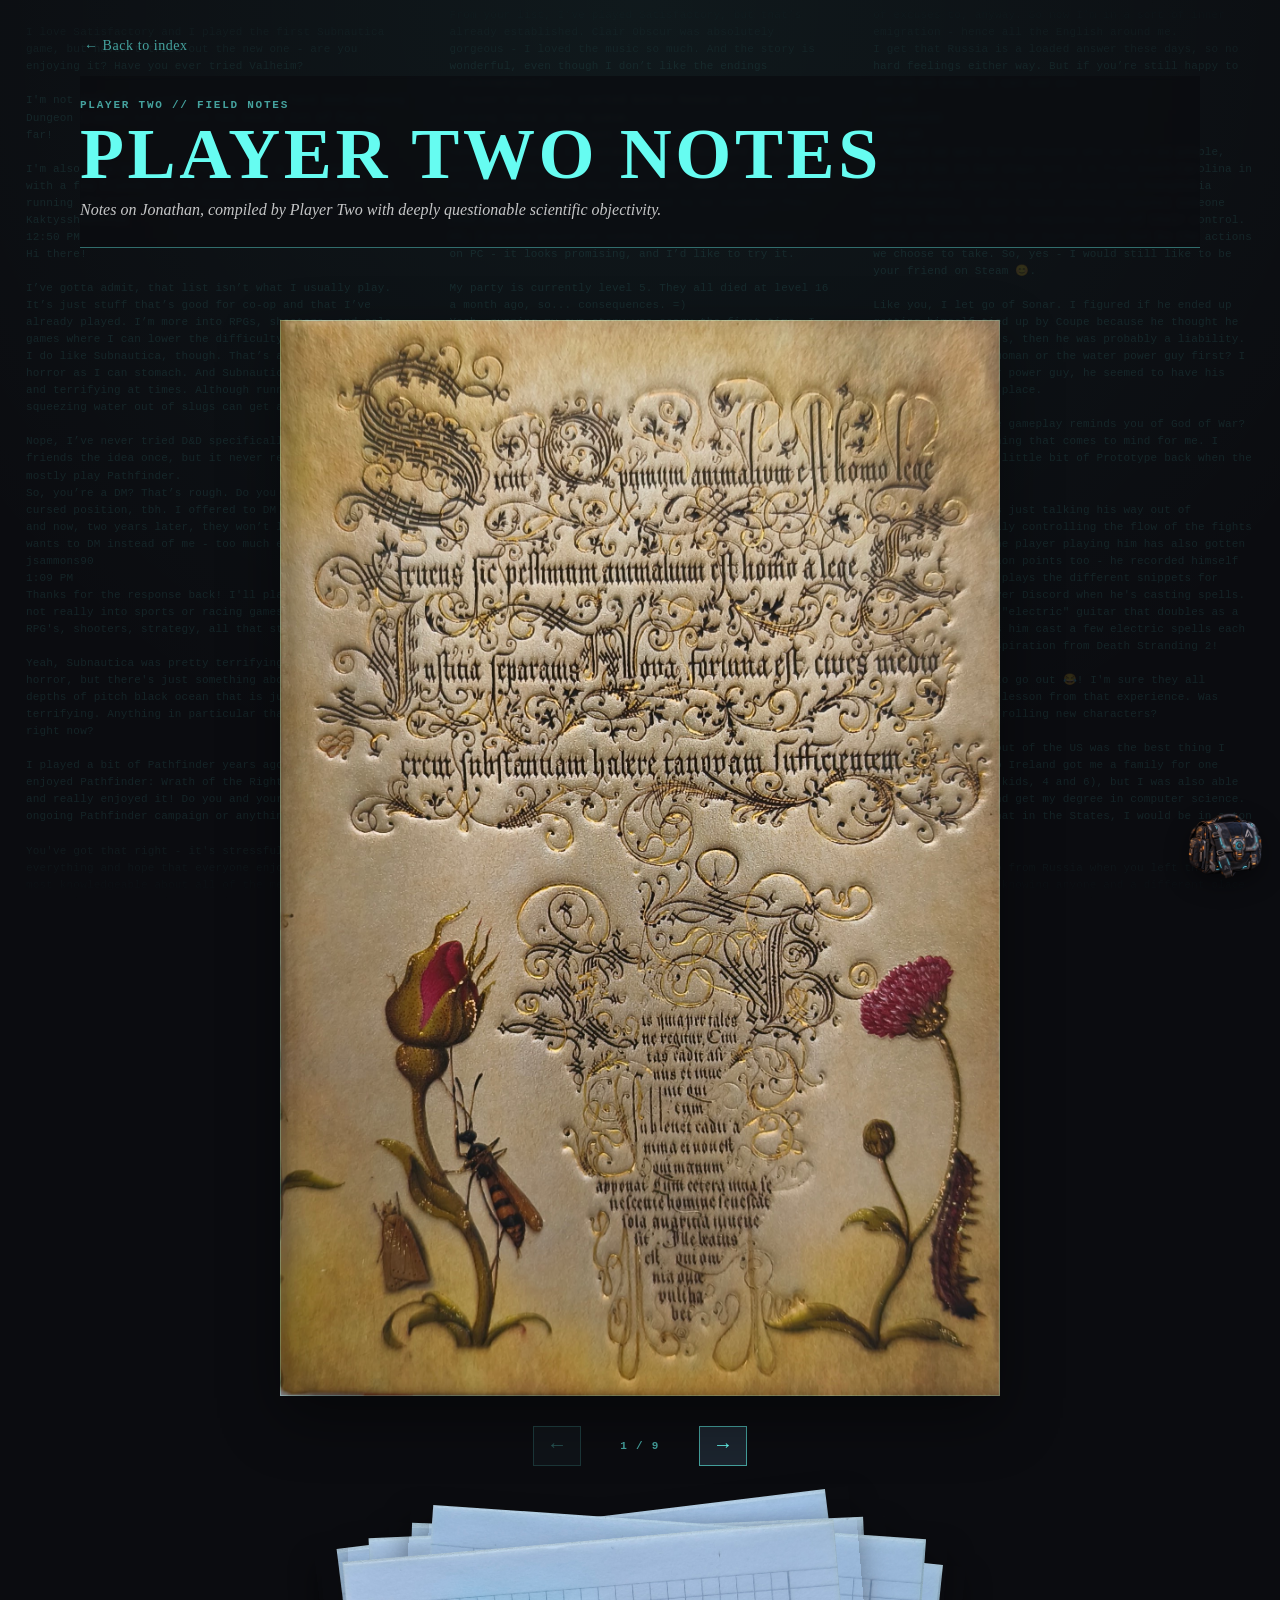
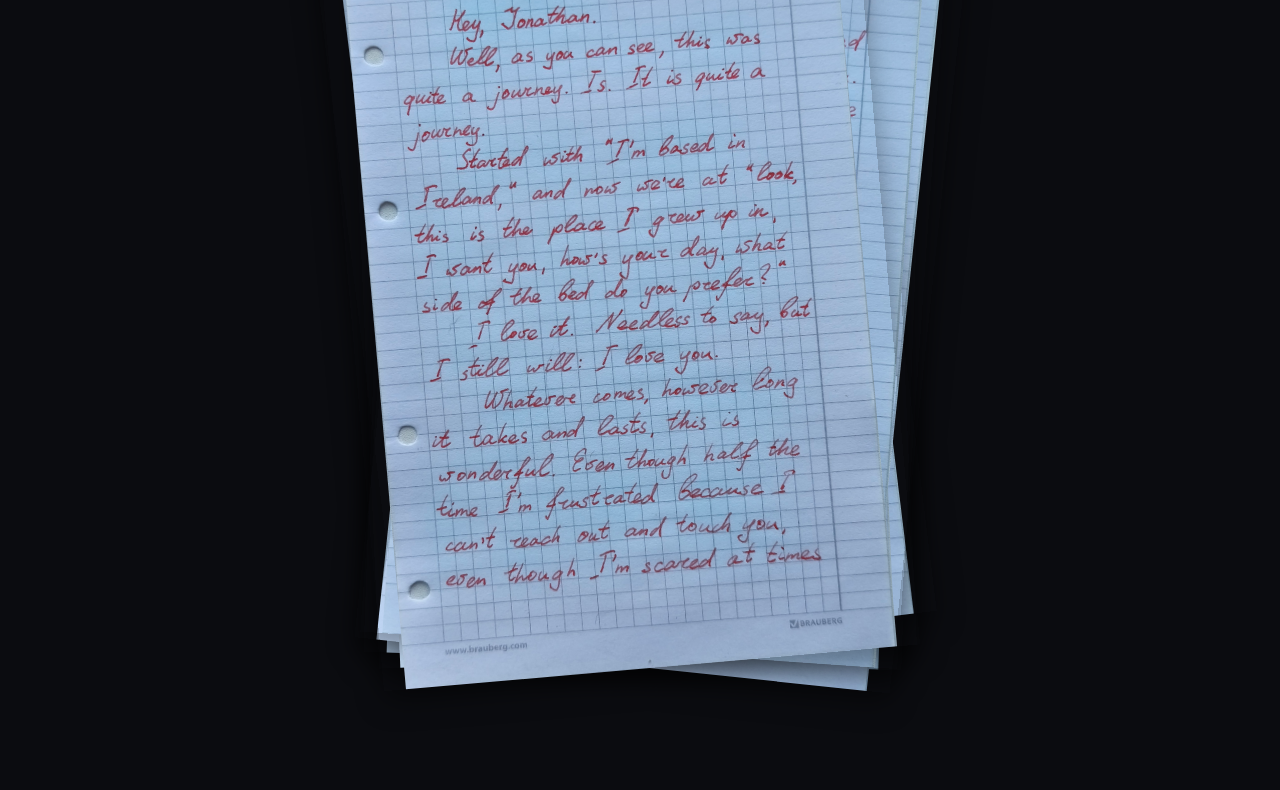
<file: player-two-notes.html>
<!DOCTYPE html>
<html lang="en">
<head>
    <meta charset="UTF-8">
    <meta name="viewport" content="width=device-width, initial-scale=1.0">
    <title>Player two notes</title>
    <link rel="stylesheet" href="css/style.css">
    <link rel="stylesheet" href="css/theme.css">
    <link rel="stylesheet" href="css/player-two-notes.css">
</head>
<body class="player-notes-body">
    <div class="player-notes-background" data-reddit-background aria-hidden="true">
        <div class="player-notes-stream-track" data-reddit-stream-track>
            <pre class="player-notes-stream-copy" data-reddit-stream-a></pre>
            <pre class="player-notes-stream-copy" data-reddit-stream-b></pre>
        </div>
    </div>

    <main class="player-notes-shell">
        <a class="statistics-back" href="index.html">← Back to index</a>

        <header class="statistics-header player-notes-header">
            <p class="statistics-kicker">PLAYER TWO // FIELD NOTES</p>
            <h1>PLAYER TWO NOTES</h1>
            <p>Notes on Jonathan, compiled by Player Two with deeply questionable scientific objectivity.</p>
        </header>

        <section class="player-book-section" data-player-book aria-label="Player Two notes book">
            <div class="player-book-stage">
                <div class="player-book" data-book tabindex="0" aria-label="Book. Use the arrow buttons or keyboard arrow keys to turn pages.">
                    <img class="player-book-size-guide" src="assets/images/player_two_notes/1.jpg" alt="" aria-hidden="true">
                    <div class="player-book-underlay" aria-hidden="true"></div>

                    <div class="player-book-page" data-book-page="0">
                        <img src="assets/images/player_two_notes/1.jpg" alt="Book cover" draggable="false">
                    </div>
                    <div class="player-book-page" data-book-page="1">
                        <img src="assets/images/player_two_notes/2.jpg" alt="Book page 2" loading="lazy" draggable="false">
                    </div>
                    <div class="player-book-page" data-book-page="2">
                        <img src="assets/images/player_two_notes/3.jpg" alt="Book page 3" loading="lazy" draggable="false">
                    </div>
                    <div class="player-book-page" data-book-page="3">
                        <img src="assets/images/player_two_notes/4.jpg" alt="Book page 4" loading="lazy" draggable="false">
                    </div>
                    <div class="player-book-page" data-book-page="4">
                        <img src="assets/images/player_two_notes/5.jpg" alt="Book page 5" loading="lazy" draggable="false">
                    </div>
                    <div class="player-book-page" data-book-page="5">
                        <img src="assets/images/player_two_notes/6.jpg" alt="Book page 6" loading="lazy" draggable="false">
                    </div>
                    <div class="player-book-page" data-book-page="6">
                        <img src="assets/images/player_two_notes/7.jpg" alt="Book page 7" loading="lazy" draggable="false">
                    </div>
                    <div class="player-book-page" data-book-page="7">
                        <img src="assets/images/player_two_notes/8.jpg" alt="Book page 8" loading="lazy" draggable="false">
                    </div>
                    <div class="player-book-page player-book-back-cover" data-book-page="8">
                        <img src="assets/images/player_two_notes/9.jpg" alt="Book back cover" loading="lazy" draggable="false">
                    </div>
                </div>
            </div>

            <div class="player-book-controls" aria-label="Book navigation">
                <button class="player-book-nav" type="button" data-book-prev aria-label="Previous page">←</button>
                <span class="player-book-position" data-book-position>1 / 9</span>
                <button class="player-book-nav" type="button" data-book-next aria-label="Next page">→</button>
            </div>

            <div class="player-letter-stack" data-letter-stack aria-label="Loose notes">
                <div class="player-book-reward">YlWirzQB3UwEh2FWl99Lec9Lb40</div>
                <img class="player-letter" data-letter="1" data-rotation="-5" src="assets/images/player_two_notes/letter_1.jpg" alt="Letter 1" draggable="false">
                <img class="player-letter" data-letter="2" data-rotation="4" src="assets/images/player_two_notes/letter_2.jpg" alt="Letter 2" draggable="false">
                <img class="player-letter" data-letter="3" data-rotation="-2.5" src="assets/images/player_two_notes/letter_3.jpg" alt="Letter 3" draggable="false">
                <img class="player-letter" data-letter="4" data-rotation="6" src="assets/images/player_two_notes/letter_4.jpg" alt="Letter 4" draggable="false">
                <img class="player-letter" data-letter="5" data-rotation="-7" src="assets/images/player_two_notes/letter_5.jpg" alt="Letter 5" draggable="false">
                <img class="player-letter" data-letter="6" data-rotation="2" src="assets/images/player_two_notes/letter_6.jpg" alt="Letter 6" draggable="false">
            </div>
        </section>
    </main>

    <script src="js/player-two-notes.js"></script>
    <script src="js/scrabble.js"></script>
</body>
</html>
</file>
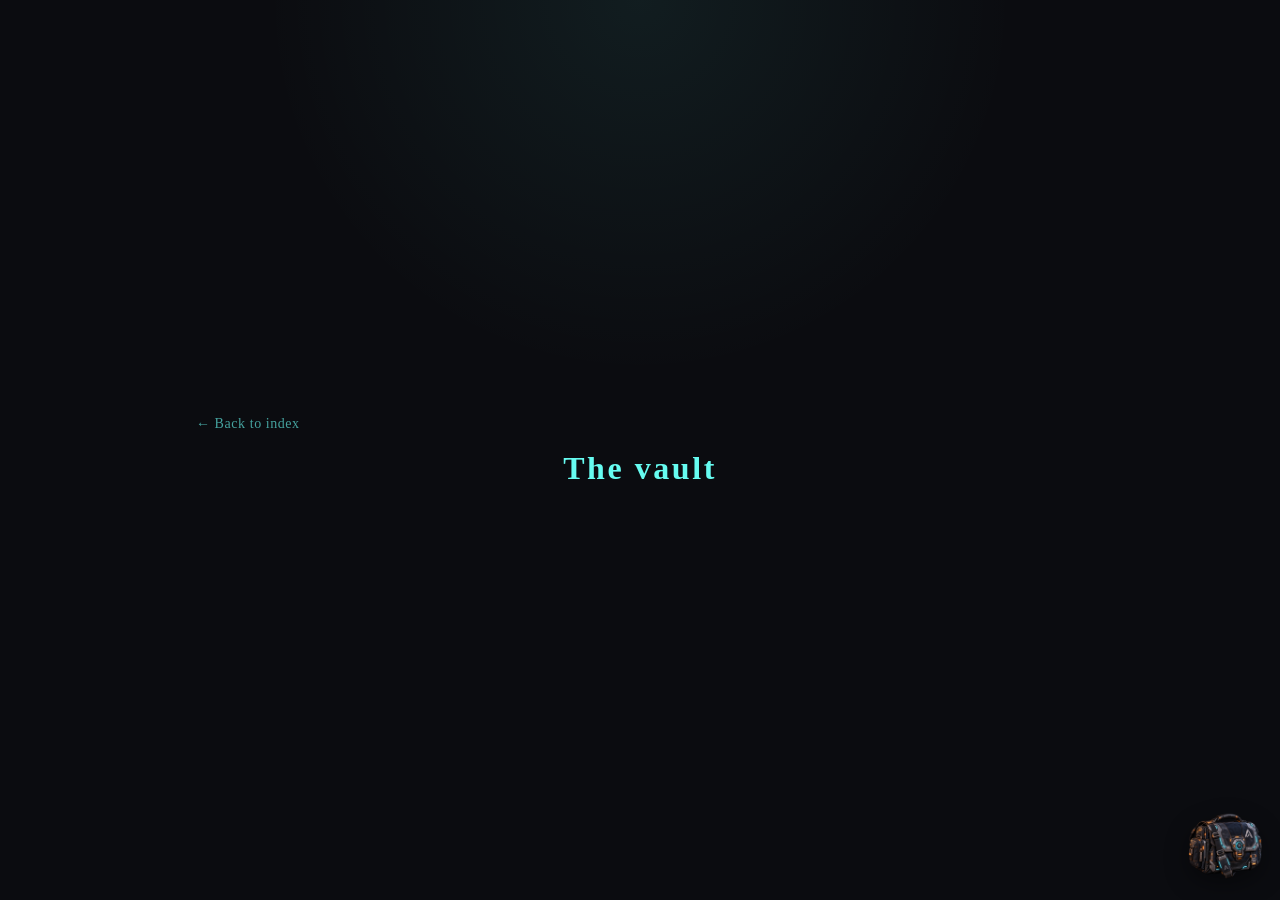
<file: vault.html>
<!DOCTYPE html>
<html lang="en"><head><meta charset="UTF-8"><meta name="viewport" content="width=device-width, initial-scale=1.0"><title>The vault</title><link rel="stylesheet" href="css/style.css"><link rel="stylesheet" href="css/theme.css"></head><body><main class="page"><a class="dossier-back" href="index.html">← Back to index</a><h1>The vault</h1></main><script src="js/scrabble.js"></script></body></html>
</file>
<file: css/style.css>
:root {
    --background: #181614;
    --text: #e8dfcf;
    --muted: #8b8378;
    --panel: #24201d;
    --border: #4d463f;
    --error: #d84b4b;
}

* {
    box-sizing: border-box;
}

body {
    margin: 0;
    min-height: 100vh;
    padding: 48px 24px;

    display: flex;
    justify-content: center;
    align-items: center;

    background: var(--background);
    color: var(--text);

    font-family: Georgia, serif;
}

.page {
    width: min(900px, 100%);
}

h1 {
    margin: 0;
    text-align: center;
    letter-spacing: 0.08em;
}

.subtitle {
    margin: 10px 0 36px;
    text-align: center;
    color: var(--muted);
    font-style: italic;
}

.link-list {
    display: grid;
    gap: 14px;
}

.link-row {
    display: grid;
    grid-template-columns: minmax(190px, 1fr) minmax(320px, 1.4fr);
    gap: 24px;
    align-items: center;

    padding: 14px 16px;
    border-bottom: 1px solid var(--border);
}

.section-link {
    font-size: 20px;
    color: var(--text);
    text-decoration: underline;
    text-underline-offset: 4px;
    transition: opacity 160ms ease;
}

.section-link.disabled {
    color: var(--muted);
    text-decoration: none;
    cursor: not-allowed;
    opacity: 0.55;
    pointer-events: none;
}

.section-link.unlocked {
    opacity: 1;
}

.passcode-control {
    position: relative;
    display: grid;
    grid-template-columns: minmax(0, 1fr) auto;
    gap: 10px;
}

.passcode-input {
    width: 100%;
    min-width: 0;
    padding: 10px 12px;

    border: 1px solid var(--border);
    border-radius: 4px;
    outline: none;

    background: var(--panel);
    color: var(--text);

    font: inherit;
    font-size: 16px;

    transition: border-color 120ms ease, box-shadow 120ms ease;
}

.passcode-input::placeholder {
    color: var(--muted);
}

.passcode-input:focus {
    border-color: var(--text);
}

.passcode-input.invalid {
    border-color: var(--error);
    box-shadow: 0 0 0 1px var(--error);
}

.verify-button,
.dev-unlock-button {
    padding: 10px 18px;

    border: 1px solid var(--border);
    border-radius: 4px;

    background: var(--panel);
    color: var(--text);

    font: inherit;
    font-size: 16px;
    cursor: pointer;
}

.verify-button:hover,
.dev-unlock-button:hover {
    border-color: var(--text);
}

.dev-unlock-button {
    border-color: #6b645a;
    color: #a79d91;
    font-size: 13px;
}

.verify-button:disabled,
.dev-unlock-button:disabled,
.passcode-input:disabled {
    opacity: 0.45;
    cursor: default;
}

.tooltip {
    position: absolute;
    z-index: 10;
    left: 0;
    top: calc(100% + 8px);

    padding: 8px 10px;
    border: 1px solid var(--error);
    border-radius: 4px;

    background: #2a1a19;
    color: #f2c1bd;

    font-size: 14px;
    white-space: nowrap;

    opacity: 0;
    visibility: hidden;
    transform: translateY(-4px);
    transition: opacity 120ms ease, transform 120ms ease, visibility 120ms ease;

    pointer-events: none;
}

.tooltip.visible {
    opacity: 1;
    visibility: visible;
    transform: translateY(0);
}

.hidden-passcode {
    margin: 28px 0 0;
    color: var(--background);
    user-select: text;
}

@media (max-width: 700px) {
    body {
        padding: 32px 16px;
        align-items: flex-start;
    }

    .link-row {
        grid-template-columns: 1fr;
        gap: 10px;
        padding: 14px 0 20px;
    }

    .tooltip {
        white-space: normal;
        max-width: 100%;
    }
}


/* Dossier / D&D character sheet */
.dossier-body {
    display: block;
    min-height: 100vh;
    padding: 36px 18px 72px;
    background:
        radial-gradient(circle at top, rgba(118, 83, 48, 0.18), transparent 38%),
        #181614;
    color: #261f18;
}

.dossier-shell {
    width: min(1180px, 100%);
    margin: 0 auto;
}

.dossier-back {
    display: inline-block;
    margin: 0 0 18px 6px;
    color: #c8bba7;
    text-decoration: none;
    font-size: 14px;
    letter-spacing: 0.04em;
}

.dossier-back:hover {
    color: #f0e5d2;
}

.character-sheet {
    position: relative;
    overflow: hidden;
    padding: clamp(22px, 4vw, 48px);
    border: 1px solid #8b7458;
    box-shadow:
        0 18px 55px rgba(0, 0, 0, 0.42),
        inset 0 0 0 6px rgba(108, 79, 48, 0.06);
    background:
        linear-gradient(rgba(255, 252, 239, 0.92), rgba(239, 225, 195, 0.93)),
        repeating-linear-gradient(
            0deg,
            rgba(108, 79, 48, 0.025) 0,
            rgba(108, 79, 48, 0.025) 1px,
            transparent 1px,
            transparent 4px
        );
}

.character-sheet::before,
.character-sheet::after {
    content: "";
    position: absolute;
    pointer-events: none;
}

.character-sheet::before {
    inset: 12px;
    border: 1px solid rgba(90, 61, 34, 0.28);
}

.character-sheet::after {
    width: 220px;
    height: 220px;
    right: -85px;
    top: -90px;
    border: 2px solid rgba(115, 39, 30, 0.14);
    border-radius: 50%;
    box-shadow: inset 0 0 0 12px rgba(115, 39, 30, 0.035);
    transform: rotate(-12deg);
}

.sheet-header,
.sheet-section {
    position: relative;
    z-index: 1;
}

.sheet-header {
    padding-bottom: 26px;
    border-bottom: 3px double #6f2a22;
}

.sheet-title-block {
    display: grid;
    grid-template-columns: 1fr auto;
    grid-template-areas:
        "kicker level"
        "name level";
    align-items: end;
    gap: 2px 24px;
    margin-bottom: 24px;
}

.sheet-kicker {
    grid-area: kicker;
    margin: 0;
    color: #775b43;
    font-size: 12px;
    font-weight: 700;
    letter-spacing: 0.22em;
    text-transform: uppercase;
}

.character-sheet h1 {
    grid-area: name;
    margin: 0;
    text-align: left;
    color: #251b14;
    font-size: clamp(40px, 7vw, 76px);
    line-height: 0.92;
    letter-spacing: 0.04em;
    text-shadow: 0 1px 0 rgba(255,255,255,0.5);
}

.sheet-level {
    grid-area: level;
    margin: 0;
    padding: 10px 14px;
    border: 1px solid #8c6e51;
    background: rgba(255,255,255,0.32);
    color: #4f3927;
    font-weight: 700;
    white-space: nowrap;
}

.identity-grid {
    display: grid;
    grid-template-columns: repeat(3, minmax(0, 1fr));
    gap: 12px 18px;
}

.identity-grid div {
    min-width: 0;
    padding-bottom: 8px;
    border-bottom: 1px solid rgba(79, 57, 39, 0.28);
}

.identity-grid span,
.combat-strip span,
.synergy-grid span {
    display: block;
    margin-bottom: 4px;
    color: #765e48;
    font-size: 11px;
    font-weight: 700;
    letter-spacing: 0.08em;
    text-transform: uppercase;
}

.identity-grid strong {
    display: block;
    font-size: 15px;
    line-height: 1.35;
}

.sheet-section {
    padding: 30px 0 0;
}

.section-heading {
    display: flex;
    align-items: center;
    gap: 14px;
    margin-bottom: 16px;
}

.section-heading::after {
    content: "";
    flex: 1;
    height: 1px;
    background: linear-gradient(to right, #6f2a22, transparent);
}

.character-sheet h2 {
    margin: 0;
    color: #6f2a22;
    font-size: 18px;
    letter-spacing: 0.12em;
    text-transform: uppercase;
}

.character-sheet h3 {
    margin: 0 0 8px;
    color: #2c2118;
    font-size: 16px;
}

.character-sheet p,
.character-sheet li,
.character-sheet dt,
.character-sheet dd {
    line-height: 1.55;
}

.character-sheet p {
    margin: 0 0 10px;
}

.character-sheet ul,
.character-sheet ol {
    margin: 8px 0 12px;
    padding-left: 22px;
}

.ability-grid {
    display: grid;
    grid-template-columns: repeat(3, minmax(0, 1fr));
    gap: 14px;
}

.ability-card {
    position: relative;
    min-height: 250px;
    padding: 18px 16px 16px;
    border: 1px solid #8f785d;
    background: rgba(255, 255, 255, 0.23);
}

.ability-card::before {
    content: "";
    position: absolute;
    inset: 5px;
    border: 1px solid rgba(111, 42, 34, 0.14);
    pointer-events: none;
}

.ability-name {
    text-align: center;
    color: #6f2a22;
    font-size: 13px;
    font-weight: 800;
    letter-spacing: 0.18em;
}

.ability-score {
    margin-top: 2px;
    text-align: center;
    font-size: 46px;
    font-weight: 700;
    line-height: 1;
}

.ability-mod {
    width: 44px;
    margin: 8px auto 14px;
    padding: 5px 0;
    border: 1px solid #7c6248;
    border-radius: 50%;
    background: #f5ead4;
    text-align: center;
    font-weight: 700;
}

.ability-card p {
    position: relative;
    z-index: 1;
    margin-bottom: 0;
    font-size: 14px;
}

.combat-strip {
    display: grid;
    grid-template-columns: repeat(4, minmax(0, 1fr));
    gap: 10px;
    margin-top: 14px;
}

.combat-strip div {
    padding: 12px;
    border: 1px solid #91785b;
    background: rgba(255,255,255,0.2);
    text-align: center;
}

.combat-strip strong {
    font-size: 22px;
}

.split-section {
    display: grid;
    grid-template-columns: repeat(2, minmax(0, 1fr));
    gap: 22px;
}

.sheet-panel {
    padding: 18px;
    border: 1px solid rgba(111, 88, 62, 0.52);
    background: rgba(255,255,255,0.17);
}

.sheet-panel .section-heading {
    margin-bottom: 14px;
}

.big-stat {
    display: flex;
    align-items: center;
    gap: 12px;
    margin-bottom: 15px;
}

.big-stat span {
    color: #775b43;
    font-size: 12px;
    font-weight: 800;
    letter-spacing: 0.14em;
}

.big-stat strong {
    font-size: 42px;
    line-height: 1;
}

.compact-list {
    margin: 0;
}

.compact-list div {
    display: grid;
    grid-template-columns: minmax(0, 1fr) auto;
    gap: 16px;
    padding: 7px 0;
    border-bottom: 1px dotted rgba(82, 58, 37, 0.35);
}

.compact-list dt {
    font-weight: 700;
}

.compact-list dd {
    margin: 0;
    text-align: right;
}

.skill-entry + .skill-entry,
.subfeature + .subfeature {
    margin-top: 18px;
}

.skill-entry h3 {
    display: flex;
    justify-content: space-between;
    gap: 12px;
    border-bottom: 1px solid rgba(82, 58, 37, 0.25);
    padding-bottom: 5px;
}

.skill-entry h3 span {
    color: #6f2a22;
}

.feature-grid {
    display: grid;
    grid-template-columns: repeat(3, minmax(0, 1fr));
    gap: 16px;
}

.feature-card {
    padding: 18px;
    border-left: 4px solid #6f2a22;
    background: rgba(255,255,255,0.19);
}

.feature-card h3 {
    color: #6f2a22;
    font-size: 17px;
    letter-spacing: 0.04em;
    text-transform: uppercase;
}

.flavour-line {
    color: #6f2a22;
    font-style: italic;
    font-weight: 700;
}

.micro-heading {
    margin-top: 14px !important;
    color: #775b43;
    font-size: 11px;
    font-weight: 800;
    letter-spacing: 0.12em;
    text-transform: uppercase;
}

.two-column-list {
    columns: 2;
    column-gap: 28px;
}

.spell-details {
    margin: 0 0 14px;
}

.spell-details div {
    padding: 5px 0;
    border-bottom: 1px dotted rgba(82, 58, 37, 0.3);
}

.spell-details dt {
    color: #765e48;
    font-size: 11px;
    font-weight: 800;
    letter-spacing: 0.08em;
    text-transform: uppercase;
}

.spell-details dd {
    margin: 1px 0 0;
    font-weight: 700;
}

.game-hours dd {
    font-variant-numeric: tabular-nums;
}

.plain-list,
.inventory-list {
    columns: 2;
    column-gap: 28px;
}

.flaw-card {
    border-left-color: #4d463f;
}

.quest-list {
    display: grid;
    gap: 12px;
}

.quest-list article {
    display: grid;
    grid-template-columns: auto 1fr;
    gap: 12px;
    padding: 14px 16px;
    border: 1px solid rgba(111, 88, 62, 0.45);
    background: rgba(255,255,255,0.14);
}

.quest-marker {
    color: #6f2a22;
    font-size: 18px;
    line-height: 1.4;
}

.quest-list p {
    margin: 0;
}

.synergy-section {
    margin-top: 30px;
    padding: 24px;
    border: 2px solid #6f2a22;
    background: rgba(111, 42, 34, 0.06);
}

.synergy-grid {
    display: grid;
    grid-template-columns: repeat(3, minmax(0, 1fr));
    gap: 12px;
}

.synergy-grid div {
    padding: 12px;
    border: 1px solid rgba(111, 42, 34, 0.28);
    background: rgba(255,255,255,0.2);
}

.synergy-grid strong {
    display: block;
    font-size: 18px;
}

.shared-abilities {
    display: grid;
    grid-template-columns: repeat(2, minmax(0, 1fr));
    gap: 14px;
    margin-top: 16px;
}

.shared-abilities article {
    padding: 14px;
    border-top: 1px solid rgba(111, 42, 34, 0.38);
}

.shared-abilities p {
    margin-bottom: 0;
}

@media (max-width: 900px) {
    .identity-grid,
    .ability-grid,
    .feature-grid,
    .synergy-grid {
        grid-template-columns: repeat(2, minmax(0, 1fr));
    }

    .split-section {
        grid-template-columns: 1fr;
    }
}

@media (max-width: 620px) {
    .dossier-body {
        padding: 20px 10px 44px;
    }

    .character-sheet {
        padding: 22px 16px 30px;
    }

    .sheet-title-block {
        grid-template-columns: 1fr;
        grid-template-areas:
            "kicker"
            "name"
            "level";
        gap: 8px;
    }

    .sheet-level {
        width: fit-content;
        white-space: normal;
    }

    .identity-grid,
    .ability-grid,
    .feature-grid,
    .synergy-grid,
    .shared-abilities,
    .combat-strip {
        grid-template-columns: 1fr;
    }

    .ability-card {
        min-height: 0;
    }

    .plain-list,
    .inventory-list,
    .two-column-list {
        columns: 1;
    }
}


/* Dossier flip card */
.flip-card {
    padding: 0;
    border-left: 0;
    background: transparent;
    cursor: default;
    perspective: 1200px;
    outline: none;
}

.panel-flip {
    border: 0;
}

.panel-flip .flip-card-face {
    border: 1px solid rgba(111, 88, 62, 0.52);
    background: rgba(255,255,255,0.17);
}

.flip-card:focus-visible {
    box-shadow: 0 0 0 3px rgba(111, 42, 34, 0.35);
}

.flip-card-inner {
    display: grid;
    width: 100%;
    height: 100%;
    transform-style: preserve-3d;
    transition: transform 650ms cubic-bezier(0.2, 0.72, 0.2, 1);
}

.flip-card.flipped .flip-card-inner {
    transform: rotateY(180deg);
}

.flip-card-face {
    grid-area: 1 / 1;
    min-width: 0;
    min-height: 100%;
    padding: 18px;
    border-left: 4px solid #6f2a22;
    background: rgba(255,255,255,0.19);
    backface-visibility: hidden;
    -webkit-backface-visibility: hidden;
}

.flip-card-front {
    position: relative;
}

.flip-card-back {
    display: flex;
    flex-direction: column;
    justify-content: center;
    gap: 10px;
    transform: rotateY(180deg);
    padding: 10px;
}

.flip-card-back img {
    display: block;
    width: 100%;
    height: 100%;
    min-height: 260px;
    max-height: 420px;
    object-fit: contain;
    border: 1px solid rgba(82, 58, 37, 0.35);
    background: rgba(255, 255, 255, 0.18);
}

.dossier-revealed-passcode {
    margin: 2px 0 0 !important;
    padding: 8px 10px;
    border-top: 1px solid rgba(82, 58, 37, 0.35);
    color: #6f2a22;
    font-family: "Courier New", Courier, monospace;
    font-size: 12px;
    font-weight: 700;
    letter-spacing: 0.04em;
    text-align: center;
    overflow-wrap: anywhere;
    user-select: all;
}


@media (prefers-reduced-motion: reduce) {
    .flip-card-inner {
        transition: none;
    }
}


/* Achievements */
.achievements-body {
    display: block;
    min-height: 100vh;
    padding: 36px 18px 72px;
    background:
        radial-gradient(circle at top, rgba(111, 42, 34, 0.12), transparent 34%),
        var(--background);
    color: var(--text);
}

.achievements-shell {
    width: min(1180px, 100%);
    margin: 0 auto;
}

.achievements-back {
    display: inline-block;
    margin: 0 0 22px 4px;
    color: var(--muted);
    text-decoration: none;
    font-size: 14px;
    letter-spacing: 0.04em;
}

.achievements-back:hover {
    color: var(--text);
}

.achievements-header {
    padding: 22px 0 28px;
    border-bottom: 1px solid var(--border);
}

.achievements-kicker {
    margin: 0 0 7px;
    color: var(--muted);
    font-size: 11px;
    font-weight: 700;
    letter-spacing: 0.18em;
    text-transform: uppercase;
}

.achievements-header h1 {
    margin: 0;
    text-align: left;
    font-size: clamp(38px, 7vw, 72px);
    line-height: 0.95;
    letter-spacing: 0.05em;
}

.achievements-header > p:last-child {
    margin: 12px 0 0;
    color: #b9afa1;
    font-style: italic;
}

.achievement-section {
    padding-top: 34px;
}

.achievement-section-heading {
    display: flex;
    align-items: baseline;
    justify-content: space-between;
    gap: 18px;
    margin-bottom: 16px;
}

.achievement-section-heading h2 {
    margin: 0;
    font-size: 18px;
    letter-spacing: 0.12em;
    text-transform: uppercase;
}

.achievement-section-heading span {
    min-width: 32px;
    padding: 3px 9px;
    border: 1px solid var(--border);
    border-radius: 999px;
    color: var(--muted);
    text-align: center;
    font-size: 12px;
}

.achievement-grid {
    display: grid;
    grid-template-columns: repeat(4, minmax(0, 1fr));
    gap: 16px;
}

.achievement-card {
    min-width: 0;
    padding: 14px 14px 17px;
    border: 1px solid var(--border);
    background:
        linear-gradient(180deg, rgba(255,255,255,0.025), transparent 34%),
        var(--panel);
}

.achievement-icon-slot {
    aspect-ratio: 1;
    width: 100%;
    margin-bottom: 14px;
    display: grid;
    place-items: center;
    overflow: hidden;
    border: 1px dashed #5f574f;
    background:
        linear-gradient(135deg, rgba(255,255,255,0.025), transparent 45%),
        #1d1a18;
    color: #6f685f;
}

.achievement-icon-slot span {
    font-size: 10px;
    font-weight: 700;
    letter-spacing: 0.16em;
}

.achievement-icon-slot.has-icon {
    position: relative;
    display: block;
    border-style: solid;
}

.achievement-icon-slot.has-icon img {
    position: absolute;
    inset: 0 auto 0 0;
    width: 200%;
    height: 100%;
    max-width: none;
    object-fit: cover;
    object-position: left center;
}


.achievement-card h3 {
    margin: 0 0 8px;
    color: #efe5d6;
    font-size: 16px;
    line-height: 1.25;
}

.achievement-card p {
    margin: 0;
    color: #b9afa1;
    font-size: 14px;
    line-height: 1.5;
}


.locked-achievement {
    opacity: 0.62;
    filter: grayscale(0.75);
}

.locked-achievement .achievement-icon-slot {
    border-style: solid;
    color: #8a8178;
}

@media (max-width: 980px) {
    .achievement-grid {
        grid-template-columns: repeat(3, minmax(0, 1fr));
    }
}

@media (max-width: 720px) {
    .achievement-grid {
        grid-template-columns: repeat(2, minmax(0, 1fr));
    }
}

@media (max-width: 440px) {
    .achievements-body {
        padding: 24px 12px 48px;
    }

    .achievement-grid {
        grid-template-columns: 1fr;
    }

    .achievement-icon-slot {
        aspect-ratio: 16 / 9;
    }
}


.achievement-icon-slot.whole-icon img {
    position: absolute;
    inset: 0;
    width: 100%;
    height: 100%;
    max-width: 100%;
    object-fit: contain;
    object-position: center;
}


/* Multiplayer latency calibration mini-game */
.latency-section {
    margin-top: 42px;
    padding-top: 34px;
    border-top: 1px solid var(--border);
    outline: none;
}

.latency-section:focus-visible {
    box-shadow: 0 0 0 2px rgba(232, 223, 207, 0.22);
}

.latency-heading {
    display: flex;
    align-items: end;
    justify-content: space-between;
    gap: 18px;
    margin-bottom: 16px;
}

.latency-heading h2 {
    margin: 0;
    font-size: clamp(20px, 4vw, 30px);
    letter-spacing: 0.12em;
}

.latency-status-pill {
    flex: 0 0 auto;
    padding: 5px 10px;
    border: 1px solid var(--border);
    border-radius: 999px;
    color: var(--muted);
    font-size: 11px;
    font-weight: 700;
    letter-spacing: 0.12em;
}

.latency-status-pill.is-live {
    border-color: #8f8a69;
    color: #d7d1a9;
}

.latency-status-pill.is-stable {
    border-color: #66805f;
    color: #b7cfad;
}

.latency-console {
    padding: clamp(18px, 4vw, 30px);
    border: 1px solid var(--border);
    background:
        linear-gradient(180deg, rgba(255,255,255,0.025), transparent 34%),
        #1d1a18;
    box-shadow: inset 0 0 0 1px rgba(255,255,255,0.018);
    font-family: "Courier New", Courier, monospace;
}

.latency-players {
    display: grid;
    grid-template-columns: minmax(0, 1fr) auto minmax(0, 1fr);
    gap: 16px;
    align-items: center;
    padding-bottom: 20px;
    border-bottom: 1px dashed #514a43;
}

.latency-player {
    min-width: 0;
}

.latency-player-right {
    text-align: right;
}

.latency-player span,
.latency-player em {
    display: block;
    color: var(--muted);
    font-size: 10px;
    font-style: normal;
    letter-spacing: 0.14em;
}

.latency-player strong {
    display: block;
    margin: 4px 0;
    color: #efe5d6;
    font-size: clamp(18px, 4vw, 26px);
    letter-spacing: 0.08em;
}

.latency-player em {
    color: #a9b99f;
}

.latency-link {
    overflow: hidden;
    max-width: 180px;
    color: #6f685f;
    white-space: nowrap;
    letter-spacing: 0.08em;
}

.latency-diagnostics {
    display: grid;
    grid-template-columns: repeat(2, minmax(0, 1fr));
    gap: 0 24px;
    margin: 22px 0 28px;
}

.latency-diagnostics div {
    display: grid;
    grid-template-columns: minmax(0, 1fr) auto;
    gap: 12px;
    padding: 8px 0;
    border-bottom: 1px dotted #453f39;
}

.latency-diagnostics dt,
.latency-diagnostics dd {
    margin: 0;
    font-size: 12px;
    line-height: 1.4;
}

.latency-diagnostics dt {
    color: #8b8378;
}

.latency-diagnostics dd {
    color: #d4cbbc;
    text-align: right;
}

.latency-calibration {
    padding-top: 2px;
}

.latency-calibration-header {
    display: flex;
    justify-content: space-between;
    gap: 16px;
    margin-bottom: 9px;
    color: #b9afa1;
    font-size: 12px;
    letter-spacing: 0.12em;
}

.latency-track {
    position: relative;
    height: 54px;
    overflow: hidden;
    border: 1px solid #5a524a;
    background:
        repeating-linear-gradient(
            90deg,
            rgba(255,255,255,0.035) 0,
            rgba(255,255,255,0.035) 1px,
            transparent 1px,
            transparent 10%
        ),
        #161412;
}

.latency-track::before {
    content: "";
    position: absolute;
    top: 50%;
    left: 0;
    right: 0;
    height: 1px;
    background: #4e4740;
}

.latency-target {
    position: absolute;
    top: 5px;
    bottom: 5px;
    left: 50%;
    width: 28%;
    transform: translateX(-50%);
    border: 1px solid rgba(177, 193, 157, 0.58);
    background: rgba(122, 145, 104, 0.14);
}

.latency-target span {
    position: absolute;
    left: 50%;
    top: 50%;
    transform: translate(-50%, -50%);
    color: #b7c8aa;
    font-size: 9px;
    font-weight: 700;
    letter-spacing: 0.16em;
}

.latency-marker {
    position: absolute;
    z-index: 2;
    top: 8px;
    bottom: 8px;
    left: 4%;
    width: 4px;
    transform: translateX(-50%);
    background: #efe5d6;
    box-shadow: 0 0 10px rgba(239, 229, 214, 0.42);
}

.latency-track.is-hit {
    border-color: #758b68;
    box-shadow: inset 0 0 0 1px rgba(117, 139, 104, 0.24);
}

.latency-track.is-miss {
    border-color: #7b3d37;
    box-shadow: inset 0 0 0 1px rgba(123, 61, 55, 0.2);
}

.latency-message {
    min-height: 1.5em;
    margin: 12px 0;
    color: #b9afa1;
    font-size: 13px;
    line-height: 1.5;
}

.latency-button {
    width: 100%;
    padding: 11px 16px;
    border: 1px solid #6a6158;
    background: #28231f;
    color: #efe5d6;
    font: 700 12px/1.2 "Courier New", Courier, monospace;
    letter-spacing: 0.12em;
    cursor: pointer;
}

.latency-button:hover:not(:disabled),
.latency-button:focus-visible {
    border-color: #b9afa1;
    background: #302a25;
}

.latency-button:disabled {
    opacity: 0.5;
    cursor: default;
}

.latency-hint {
    margin: 9px 0 0;
    color: #716960;
    font-size: 10px;
    line-height: 1.45;
}

.latency-token {
    margin-top: 22px;
    padding: 16px;
    border: 1px solid #66805f;
    background: rgba(85, 107, 76, 0.09);
    text-align: center;
}

.latency-token span,
.latency-token small {
    display: block;
    color: #8f9f87;
    font-size: 10px;
    letter-spacing: 0.1em;
}

.latency-token strong {
    display: block;
    margin: 10px 0;
    overflow-wrap: anywhere;
    color: #dce8d5;
    font-size: clamp(16px, 3.6vw, 23px);
    letter-spacing: 0.05em;
    user-select: all;
}

@media (max-width: 650px) {
    .latency-heading {
        align-items: flex-start;
        flex-direction: column;
    }

    .latency-players {
        grid-template-columns: 1fr;
        gap: 10px;
    }

    .latency-player-right {
        text-align: left;
    }

    .latency-link {
        width: 100%;
        max-width: none;
    }

    .latency-diagnostics {
        grid-template-columns: 1fr;
    }

    .latency-track {
        height: 48px;
    }
}


/* Statistics */
.statistics-body {
    display: block;
    min-height: 100vh;
    padding: 36px 18px 72px;
    background:
        radial-gradient(circle at top, rgba(72, 91, 106, 0.13), transparent 34%),
        var(--background);
    color: var(--text);
}

.statistics-shell {
    width: min(1120px, 100%);
    margin: 0 auto;
}

.statistics-back {
    display: inline-block;
    margin: 0 0 22px 4px;
    color: var(--muted);
    text-decoration: none;
    font-size: 14px;
    letter-spacing: 0.04em;
}

.statistics-back:hover {
    color: var(--text);
}

.statistics-header {
    padding: 22px 0 28px;
    border-bottom: 1px solid var(--border);
}

.statistics-kicker {
    margin: 0 0 8px;
    color: #8fa1ad;
    font: 700 11px/1.3 "Courier New", Courier, monospace;
    letter-spacing: 0.16em;
}

.statistics-header h1 {
    margin: 0;
    text-align: left;
    font-size: clamp(38px, 7vw, 72px);
    line-height: 0.95;
    letter-spacing: 0.05em;
}

.statistics-header > p:last-child {
    margin: 12px 0 0;
    color: #b9afa1;
    font-style: italic;
}

.statistics-section {
    padding-top: 36px;
}

.statistics-section-heading {
    display: flex;
    align-items: baseline;
    justify-content: space-between;
    gap: 18px;
    margin-bottom: 16px;
    padding-bottom: 10px;
    border-bottom: 1px solid var(--border);
}

.statistics-section-heading h2 {
    margin: 0;
    font-size: 19px;
    letter-spacing: 0.12em;
    text-transform: uppercase;
}

.statistics-section-heading span {
    color: var(--muted);
    font: 700 11px/1.3 "Courier New", Courier, monospace;
    letter-spacing: 0.08em;
}

.stat-question-list {
    display: grid;
    grid-template-columns: repeat(2, minmax(0, 1fr));
    gap: 14px;
}

.stat-question {
    padding: 18px;
    border: 1px solid var(--border);
    background:
        linear-gradient(180deg, rgba(255,255,255,0.025), transparent 40%),
        var(--panel);
}

.stat-question-wide {
    grid-column: 1 / -1;
}

.stat-question h3 {
    min-height: 2.7em;
    margin: 0 0 16px;
    color: #efe5d6;
    font-size: 16px;
    line-height: 1.35;
}

.stat-guess-row {
    display: grid;
    grid-template-columns: minmax(0, 1fr) auto;
    gap: 9px;
}

.stat-guess-input,
.stat-verify-button {
    min-width: 0;
    padding: 10px 12px;
    border: 1px solid #595149;
    background: #1d1a18;
    color: var(--text);
    font: 14px/1.2 "Courier New", Courier, monospace;
}

.stat-guess-input:focus,
.stat-verify-button:focus-visible {
    outline: none;
    border-color: #b9afa1;
}

.stat-verify-button {
    cursor: pointer;
    font-weight: 700;
    letter-spacing: 0.05em;
}

.stat-result {
    padding: 12px 14px;
    border: 1px solid #657260;
    background: rgba(93, 116, 84, 0.09);
}

.stat-result span,
.stat-result small {
    display: block;
    color: #929d8c;
    font: 700 10px/1.35 "Courier New", Courier, monospace;
    letter-spacing: 0.1em;
    text-transform: uppercase;
}

.stat-result strong {
    display: block;
    margin: 5px 0 7px;
    color: #dce8d5;
    font-size: 22px;
    overflow-wrap: anywhere;
}

.stat-result small {
    color: #aaa096;
    text-transform: none;
}

.stat-detail {
    margin: 13px 0 0;
    color: #afa69a;
    font-size: 13px;
    line-height: 1.55;
}

.stat-question-breakdown p {
    margin: 6px 0;
}

.word-stat-grid {
    display: grid;
    grid-template-columns: repeat(2, minmax(0, 1fr));
    gap: 16px;
}

.word-stat-panel {
    min-width: 0;
    padding: 18px;
    border: 1px solid var(--border);
    background: var(--panel);
}

.word-stat-panel h3 {
    margin: 0 0 14px;
    color: #efe5d6;
    font-size: 17px;
}

.stat-table-wrap {
    width: 100%;
    overflow-x: auto;
}

.stat-table {
    width: 100%;
    min-width: 500px;
    border-collapse: collapse;
    font-size: 13px;
}

.stat-table th,
.stat-table td {
    padding: 8px 9px;
    border-bottom: 1px solid #403a35;
    text-align: left;
}

.stat-table th {
    color: #9eaab1;
    font: 700 10px/1.3 "Courier New", Courier, monospace;
    letter-spacing: 0.07em;
    text-transform: uppercase;
}

.stat-table td:nth-child(2),
.stat-table td:nth-child(4),
.stat-table th:nth-child(2),
.stat-table th:nth-child(4) {
    width: 58px;
    text-align: right;
    font-variant-numeric: tabular-nums;
}

.stat-table td:nth-child(1),
.stat-table td:nth-child(3) {
    color: #ded4c6;
    font-weight: 700;
}

@media (max-width: 760px) {
    .stat-question-list,
    .word-stat-grid {
        grid-template-columns: 1fr;
    }

    .stat-question-wide {
        grid-column: auto;
    }
}

@media (max-width: 520px) {
    .statistics-body {
        padding: 24px 12px 48px;
    }

    .statistics-section-heading {
        align-items: flex-start;
        flex-direction: column;
        gap: 5px;
    }

    .stat-guess-row {
        grid-template-columns: 1fr;
    }

    .stat-question h3 {
        min-height: 0;
    }
}


/* Statistics reveal details */
.stat-fact-stack p {
    margin: 8px 0;
}

.stat-detail strong {
    color: #ded4c6;
}

.stat-message-link {
    display: inline-block;
    margin-top: 5px;
    color: #b8c7cf;
    text-underline-offset: 3px;
}

.stat-message-link:hover {
    color: #e2edf2;
}

.stat-word-detail {
    margin-top: 16px;
}

.stat-word-detail > p {
    margin: 0 0 16px;
}

.vm-highlights {
    display: grid;
    grid-template-columns: repeat(2, minmax(0, 1fr));
    gap: 12px;
    margin-top: 15px;
}

.vm-highlight-card {
    min-width: 0;
    padding: 12px;
    border: 1px solid #49423c;
    background: #1d1a18;
}

.vm-highlight-card h4,
.stat-subheading {
    margin: 0 0 7px;
    color: #a9b5bc;
    font: 700 10px/1.35 "Courier New", Courier, monospace;
    letter-spacing: 0.09em;
    text-transform: uppercase;
}

.vm-highlight-card > strong {
    display: block;
    margin-bottom: 9px;
    color: #ded4c6;
    font-size: 16px;
}

.vm-highlight-card img {
    display: block;
    width: 100%;
    height: auto;
    border: 1px solid #403a35;
}

.stat-subheading {
    margin-top: 17px;
}

.vm-highlights-notable {
    margin-top: 8px;
}

.stat-message-split {
    display: grid;
    grid-template-columns: repeat(3, minmax(0, 1fr));
    gap: 10px;
}

.stat-message-split[hidden] {
    display: none !important;
}

.stat-message-split p {
    margin: 0;
    padding: 10px;
    border: 1px solid #49423c;
    background: #1d1a18;
}

@media (max-width: 620px) {
    .vm-highlights,
    .stat-message-split {
        grid-template-columns: 1fr;
    }
}


/* Statistics message pop-ups */
.stat-message-modal {
    width: min(820px, calc(100vw - 32px));
    min-height: min(620px, calc(100vh - 64px));
    padding: 0;
    border: 1px solid #5b534c;
    background: #201d1a;
    color: var(--text);
    box-shadow: 0 24px 80px rgba(0, 0, 0, 0.62);
}

.stat-message-modal::backdrop {
    background: rgba(8, 7, 6, 0.78);
    backdrop-filter: blur(3px);
}

.stat-message-modal-shell {
    min-height: inherit;
    display: flex;
    flex-direction: column;
}

.stat-message-modal-header {
    display: flex;
    align-items: center;
    justify-content: space-between;
    gap: 18px;
    padding: 16px 18px;
    border-bottom: 1px solid #49423c;
}

.stat-message-modal-header h2 {
    margin: 0;
    color: #efe5d6;
    font-size: 17px;
    letter-spacing: 0.05em;
}

.stat-message-modal-close {
    flex: 0 0 auto;
    width: 34px;
    height: 34px;
    padding: 0;
    border: 1px solid #5b534c;
    background: #29241f;
    color: #d7cdbf;
    font: 24px/1 Georgia, serif;
    cursor: pointer;
}

.stat-message-modal-close:hover,
.stat-message-modal-close:focus-visible {
    border-color: #b9afa1;
    color: #fff7ea;
    outline: none;
}

.stat-message-modal-body {
    flex: 1;
    min-height: 420px;
    padding: 22px;
}

@media (max-width: 520px) {
    .stat-message-modal {
        width: calc(100vw - 20px);
        min-height: calc(100vh - 32px);
    }

    .stat-message-modal-header {
        padding: 14px;
    }

    .stat-message-modal-body {
        min-height: 0;
        padding: 16px;
    }
}


/* Statistics checksum puzzle */
.stat-checksum-symbol {
    display: inline-block;
    margin-right: 5px;
    color: #dce8ed;
    font-family: "Courier New", Courier, monospace;
    font-weight: 700;
}

.stat-checksum-section {
    margin-top: 12px;
}

.stat-checksum-panel {
    padding: clamp(18px, 4vw, 28px);
    border: 1px solid #56616a;
    background:
        linear-gradient(180deg, rgba(143, 161, 173, 0.045), transparent 46%),
        #1d1a18;
    font-family: "Courier New", Courier, monospace;
}

.stat-checksum-sequence {
    margin: 0;
    color: #b9c7cf;
    font-size: clamp(17px, 3vw, 22px);
    letter-spacing: 0.04em;
}

.stat-checksum-sequence strong {
    color: #edf4f7;
    letter-spacing: 0.18em;
}

.stat-checksum-entry {
    display: grid;
    grid-template-columns: minmax(0, 1fr) auto;
    gap: 9px;
}

.stat-checksum-input,
.stat-checksum-button {
    min-width: 0;
    padding: 11px 12px;
    border: 1px solid #595149;
    background: #181614;
    color: var(--text);
    font: 14px/1.2 "Courier New", Courier, monospace;
}

.stat-checksum-input:focus,
.stat-checksum-button:focus-visible {
    outline: none;
    border-color: #b9c7cf;
}

.stat-checksum-input.invalid {
    border-color: var(--error);
    box-shadow: 0 0 0 1px var(--error);
}

.stat-checksum-button {
    cursor: pointer;
    font-weight: 700;
    letter-spacing: 0.05em;
}

.stat-checksum-button:disabled,
.stat-checksum-input:disabled {
    opacity: 0.55;
    cursor: default;
}

.stat-checksum-status {
    min-height: 1.4em;
    margin: 10px 0 0;
    color: #d59a94;
    font-size: 12px;
}

.stat-checksum-status.is-valid {
    color: #a8bea0;
}

.stat-checksum-token {
    margin-top: 18px;
    padding: 15px;
    border: 1px solid #657260;
    background: rgba(93, 116, 84, 0.09);
    text-align: center;
}

.stat-checksum-token span,
.stat-checksum-token small {
    display: block;
    color: #929d8c;
    font-size: 10px;
    letter-spacing: 0.1em;
}

.stat-checksum-token strong {
    display: block;
    margin: 9px 0;
    color: #dce8d5;
    font-size: clamp(15px, 3.5vw, 22px);
    letter-spacing: 0.05em;
    overflow-wrap: anywhere;
    user-select: all;
}

@media (max-width: 520px) {
    .stat-checksum-entry {
        grid-template-columns: 1fr;
    }
}
/* Scrabble tile hunt */
.scrabble-scatter-host {
    position: relative;
}

.scrabble-tile {
    width: 52px;
    height: 52px;
    padding: 0;
    border: 1px solid #806c4d;
    border-radius: 5px;
    background:
        linear-gradient(145deg, rgba(255,255,255,0.34), transparent 35%),
        linear-gradient(315deg, rgba(72,48,24,0.13), transparent 42%),
        #d8bd8a;
    color: #2b2118;
    box-shadow:
        0 3px 0 #9c7f53,
        0 7px 16px rgba(0,0,0,0.28),
        inset 0 0 0 1px rgba(255,255,255,0.28);
    font-family: Georgia, "Times New Roman", serif;
    cursor: grab;
    user-select: none;
    touch-action: none;
}

.scrabble-tile:active {
    cursor: grabbing;
}

.scrabble-letter {
    position: absolute;
    left: 50%;
    top: 46%;
    transform: translate(-50%, -50%);
    font-size: 29px;
    font-weight: 700;
    line-height: 1;
}

.scrabble-value {
    position: absolute;
    right: 5px;
    bottom: 3px;
    font: 700 11px/1 "Courier New", Courier, monospace;
}

.scrabble-source-tile {
    z-index: 12;
    cursor: pointer;
}

.scrabble-source-tile:hover,
.scrabble-source-tile:focus-visible {
    outline: none;
    box-shadow:
        0 3px 0 #9c7f53,
        0 10px 22px rgba(0,0,0,0.36),
        0 0 0 2px rgba(222, 202, 157, 0.22),
        inset 0 0 0 1px rgba(255,255,255,0.28);
}

.scrabble-scatter-tile {
    position: absolute;
    transform: translate(-50%, -50%) rotate(var(--tile-rotation, 0deg));
}

.scrabble-peek-anchor {
    position: relative;
    z-index: 4;
}

.scrabble-peek-tile {
    position: absolute;
    z-index: 3;
    transform: rotate(var(--tile-rotation, 0deg));
    transition: transform 260ms ease, filter 260ms ease;
}

.scrabble-peek-tile.is-revealed,
.scrabble-peek-tile:focus-visible {
    z-index: 8;
    transform: translateX(38px) rotate(var(--tile-rotation, 0deg));
    filter: brightness(1.06);
}

.scrabble-inventory-button {
    position: fixed;
    right: 18px;
    bottom: 18px;
    z-index: 9000;
    width: 74px;
    height: 74px;
    padding: 0;
    border: 0;
    background: transparent;
    cursor: pointer;
    filter: drop-shadow(0 8px 12px rgba(0,0,0,0.42));
}

.scrabble-inventory-button img {
    display: block;
    width: 100%;
    height: 100%;
    object-fit: contain;
    pointer-events: none;
    transition: transform 140ms ease, filter 140ms ease;
}

.scrabble-inventory-button:hover img,
.scrabble-inventory-button:focus-visible img {
    transform: scale(1.06);
    filter: brightness(1.08);
}

.scrabble-inventory-button:focus-visible {
    outline: 1px solid #aa9b8a;
    outline-offset: 3px;
}

.scrabble-inventory-button.is-receiving {
    animation: scrabble-inventory-pulse 520ms ease;
}

.scrabble-inventory-panel {
    position: fixed;
    right: 18px;
    bottom: 102px;
    z-index: 8999;
    width: min(390px, calc(100vw - 36px));
    max-height: min(520px, calc(100vh - 120px));
    overflow: auto;
    padding: 16px;
    border: 1px solid #655a4e;
    background:
        linear-gradient(180deg, rgba(255,255,255,0.025), transparent 42%),
        rgba(30, 27, 24, 0.985);
    color: #ded4c6;
    box-shadow: 0 18px 60px rgba(0,0,0,0.52);
    backdrop-filter: blur(7px);
}

.scrabble-inventory-panel[hidden] {
    display: none !important;
}

.scrabble-inventory-heading[hidden],
.scrabble-inventory-note[hidden],
.scrabble-inventory-list[hidden],
.scrabble-inventory-empty[hidden] {
    display: none !important;
}

.scrabble-inventory-heading {
    display: flex;
    align-items: center;
    justify-content: space-between;
    gap: 16px;
    padding-bottom: 12px;
    border-bottom: 1px solid #4b433c;
}

.scrabble-inventory-heading span,
.scrabble-inventory-heading strong {
    display: block;
}

.scrabble-inventory-heading span {
    margin-bottom: 3px;
    color: #958a7f;
    font: 700 9px/1.2 "Courier New", Courier, monospace;
    letter-spacing: 0.16em;
}

.scrabble-inventory-heading strong {
    color: #efe4d5;
    font-size: 20px;
}

.scrabble-inventory-close {
    width: 32px;
    height: 32px;
    padding: 0;
    border: 1px solid #5f554c;
    background: #28231f;
    color: #d7ccbd;
    font: 22px/1 Georgia, serif;
    cursor: pointer;
}

.scrabble-inventory-note,
.scrabble-inventory-empty {
    margin: 12px 0 0;
    color: #8f867c;
    font: 11px/1.5 "Courier New", Courier, monospace;
}

.scrabble-inventory-list {
    display: flex;
    flex-wrap: wrap;
    gap: 12px;
    margin-top: 15px;
}

.scrabble-inventory-entry {
    min-width: 52px;
    min-height: 52px;
}

.scrabble-inventory-tile {
    position: relative;
    transform: rotate(var(--tile-rotation, 0deg));
}

.scrabble-inventory-tile:hover {
    animation: scrabble-tile-shiver 180ms linear infinite;
}

.scrabble-inventory-tile.is-placed {
    box-shadow:
        0 3px 0 #8b744f,
        0 0 0 2px rgba(132, 151, 121, 0.45),
        inset 0 0 0 1px rgba(255,255,255,0.25);
}

.scrabble-inventory-tile.is-placed::after {
    content: "";
    position: absolute;
    left: 4px;
    top: 4px;
    width: 6px;
    height: 6px;
    border-radius: 50%;
    background: #6e845f;
    box-shadow: 0 0 0 1px rgba(45,57,39,0.55);
}

.scrabble-collect-flyer,
.scrabble-drag-ghost {
    position: fixed;
    z-index: 10001;
    margin: 0;
    pointer-events: none;
}

.scrabble-collect-flyer {
    transition:
        left 500ms cubic-bezier(.2,.8,.2,1),
        top 500ms cubic-bezier(.2,.8,.2,1),
        transform 500ms ease,
        opacity 500ms ease;
}

.scrabble-drag-ghost {
    transform: rotate(var(--tile-rotation, 0deg)) scale(1.05);
    box-shadow:
        0 3px 0 #9c7f53,
        0 14px 30px rgba(0,0,0,0.45),
        inset 0 0 0 1px rgba(255,255,255,0.28);
}

.scrabble-tile.is-drag-origin {
    opacity: 0.28;
}

.scrabble-free-tile {
    position: absolute;
    z-index: 120;
    transform: rotate(var(--tile-rotation, 0deg));
}

.scrabble-word-puzzle {
    margin-top: min(62vh, 520px);
    padding: clamp(20px, 4vw, 30px);
    border: 1px solid #5b5248;
    background:
        linear-gradient(180deg, rgba(216, 189, 138, 0.035), transparent 45%),
        #1d1a18;
    box-shadow: inset 0 0 0 1px rgba(255,255,255,0.015);
}

.scrabble-word-puzzle h2 {
    margin: 0 0 7px;
    font-size: clamp(20px, 4vw, 30px);
    letter-spacing: 0.1em;
}

.scrabble-word-puzzle > p {
    margin: 0 0 20px;
    color: #9d9388;
    font: 12px/1.5 "Courier New", Courier, monospace;
}

.scrabble-word-grid {
    display: grid;
    grid-template-columns: repeat(5, 64px);
    gap: 10px;
    justify-content: center;
    padding: 18px;
    border: 1px dashed #554c43;
    background: #171513;
}

.scrabble-word-slot {
    position: relative;
    display: grid;
    place-items: center;
    width: 64px;
    height: 64px;
    border: 1px solid #655b51;
    background:
        linear-gradient(135deg, rgba(255,255,255,0.025), transparent 52%),
        #24201d;
    box-shadow: inset 0 0 0 1px rgba(0,0,0,0.3);
    transition: border-color 120ms ease, background 120ms ease, transform 120ms ease;
}

.scrabble-word-slot::before {
    content: attr(data-slot-number);
    color: #5d554e;
    font: 700 10px/1 "Courier New", Courier, monospace;
}

.scrabble-word-slot.is-targeted {
    border-color: #b9a77f;
    background: #302a24;
    transform: scale(1.04);
}

.scrabble-word-slot .scrabble-grid-tile {
    position: absolute;
    left: 50%;
    top: 50%;
    margin: 0;
    transform: translate(-50%, -50%) rotate(var(--tile-rotation, 0deg));
}

.scrabble-word-slot:has(.scrabble-grid-tile)::before {
    opacity: 0;
}

.scrabble-reward {
    margin-top: 18px;
    padding: 16px;
    border: 1px solid #657260;
    background: rgba(93, 116, 84, 0.09);
    text-align: center;
}

.scrabble-reward[hidden] {
    display: none !important;
}

.scrabble-reward span,
.scrabble-reward small {
    display: block;
    color: #929d8c;
    font: 700 10px/1.35 "Courier New", Courier, monospace;
    letter-spacing: 0.1em;
    text-transform: uppercase;
}

.scrabble-reward strong {
    display: block;
    margin: 10px 0;
    color: #dce8d5;
    font-size: clamp(15px, 3.5vw, 22px);
    letter-spacing: 0.05em;
    overflow-wrap: anywhere;
    user-select: all;
}

@keyframes scrabble-tile-shiver {
    0%, 100% { transform: translate(0, 0) rotate(var(--tile-rotation, 0deg)); }
    25% { transform: translate(-1px, 0) rotate(calc(var(--tile-rotation, 0deg) - 1.5deg)); }
    50% { transform: translate(1px, -1px) rotate(calc(var(--tile-rotation, 0deg) + 1deg)); }
    75% { transform: translate(0, 1px) rotate(calc(var(--tile-rotation, 0deg) - 0.8deg)); }
}

@keyframes scrabble-inventory-pulse {
    0%, 100% { transform: scale(1); }
    45% { transform: scale(1.08); }
}

@media (max-width: 620px) {
    .scrabble-tile {
        width: 46px;
        height: 46px;
    }

    .scrabble-letter {
        font-size: 25px;
    }

    .scrabble-value {
        font-size: 10px;
    }

    .scrabble-inventory-button {
        right: 12px;
        bottom: 12px;
    }

    .scrabble-inventory-panel {
        right: 12px;
        bottom: 94px;
        width: calc(100vw - 24px);
    }

    .scrabble-word-grid {
        grid-template-columns: repeat(5, minmax(0, 1fr));
        gap: 6px;
        padding: 10px;
    }

    .scrabble-word-slot {
        width: 100%;
        height: auto;
        aspect-ratio: 1;
    }

    .scrabble-word-slot .scrabble-grid-tile {
        width: 78%;
        height: 78%;
    }

    .scrabble-peek-tile.is-revealed,
    .scrabble-peek-tile:focus-visible {
        transform: translateX(28px) rotate(var(--tile-rotation, 0deg));
    }
}

@media (prefers-reduced-motion: reduce) {
    .scrabble-inventory-tile:hover,
    .scrabble-inventory-button.is-receiving {
        animation: none;
    }

    .scrabble-collect-flyer,
    .scrabble-peek-tile {
        transition-duration: 0.01ms;
    }
}


/* Longest Reddit message text */
.stat-message-copy {
    margin: 0;
    white-space: pre-wrap;
    overflow-wrap: anywhere;
    color: #d8d0c5;
    font: 14px/1.65 Georgia, serif;
}


/* Dossier audio player */
.dossier-audio-player {
    display: grid;
    grid-template-columns: 38px minmax(0, 1fr) auto auto auto;
    gap: 9px;
    align-items: center;
    margin-top: 16px;
    padding: 10px 11px;
    border: 1px solid rgba(69, 162, 158, 0.5);
    background: rgba(11, 12, 16, 0.3);
}

.dossier-audio-player audio {
    display: none;
}

.dossier-audio-toggle {
    display: grid;
    place-items: center;
    width: 38px;
    height: 38px;
    padding: 0;
    border: 1px solid var(--accent-deep, #45A29E);
    border-radius: 50%;
    background: var(--panel, #1F2833);
    color: var(--accent, #66FCF1);
    font: 700 14px/1 "Courier New", Courier, monospace;
    cursor: pointer;
}

.dossier-audio-toggle:hover,
.dossier-audio-toggle:focus-visible {
    border-color: var(--accent, #66FCF1);
    outline: none;
    box-shadow: 0 0 0 2px rgba(102, 252, 241, 0.12);
}

.dossier-audio-toggle span {
    transform: translateX(1px);
}

.dossier-audio-player.is-playing .dossier-audio-toggle span {
    transform: none;
    font-size: 11px;
    letter-spacing: -2px;
}

.dossier-audio-progress {
    --audio-progress: 0%;
    width: 100%;
    min-width: 70px;
    height: 18px;
    margin: 0;
    appearance: none;
    -webkit-appearance: none;
    background: transparent;
    cursor: pointer;
}

.dossier-audio-progress::-webkit-slider-runnable-track {
    height: 4px;
    border-radius: 999px;
    background:
        linear-gradient(
            to right,
            var(--accent, #66FCF1) 0,
            var(--accent, #66FCF1) var(--audio-progress),
            rgba(197, 198, 199, 0.24) var(--audio-progress),
            rgba(197, 198, 199, 0.24) 100%
        );
}

.dossier-audio-progress::-webkit-slider-thumb {
    width: 12px;
    height: 12px;
    margin-top: -4px;
    border: 0;
    border-radius: 50%;
    appearance: none;
    -webkit-appearance: none;
    background: var(--accent, #66FCF1);
    box-shadow: 0 0 0 2px var(--panel, #1F2833);
}

.dossier-audio-progress::-moz-range-track {
    height: 4px;
    border: 0;
    border-radius: 999px;
    background: rgba(197, 198, 199, 0.24);
}

.dossier-audio-progress::-moz-range-progress {
    height: 4px;
    border-radius: 999px;
    background: var(--accent, #66FCF1);
}

.dossier-audio-progress::-moz-range-thumb {
    width: 12px;
    height: 12px;
    border: 2px solid var(--panel, #1F2833);
    border-radius: 50%;
    background: var(--accent, #66FCF1);
}

.dossier-audio-progress:focus-visible {
    outline: 1px solid var(--accent, #66FCF1);
    outline-offset: 3px;
}

.dossier-audio-time,
.dossier-audio-separator {
    color: var(--accent-deep, #45A29E);
    font: 700 11px/1 "Courier New", Courier, monospace;
    font-variant-numeric: tabular-nums;
    white-space: nowrap;
}

.dossier-audio-separator {
    opacity: 0.65;
}

@media (max-width: 620px) {
    .dossier-audio-player {
        grid-template-columns: 38px minmax(0, 1fr);
        gap: 8px 10px;
    }

    .dossier-audio-time,
    .dossier-audio-separator {
        grid-row: 2;
    }

    .dossier-audio-time[data-audio-current] {
        grid-column: 2;
        justify-self: start;
    }

    .dossier-audio-separator,
    .dossier-audio-time[data-audio-duration] {
        display: none;
    }
}


/* Statistics datapad message view */
.stat-message-modal {
    width: min(920px, calc(100vw - 20px));
    max-width: 920px;
    min-height: 0;
    max-height: calc(100vh - 20px);
    padding: 0;
    border: 0;
    overflow: visible;
    background: transparent;
    color: var(--text);
    box-shadow: none;
}

.stat-message-modal::backdrop {
    background: rgba(8, 10, 13, 0.84);
    backdrop-filter: blur(4px);
}

.stat-datapad-shell {
    position: relative;
    width: 100%;
    margin: 0 auto;
}

.stat-datapad-image {
    display: block;
    width: 100%;
    height: auto;
    max-height: calc(100vh - 20px);
    object-fit: contain;
    pointer-events: none;
    user-select: none;
}

.stat-datapad-screen {
    position: absolute;
    top: 21%;
    right: 18%;
    bottom: 21%;
    left: 18%;
    overflow-y: auto;
    overflow-x: hidden;
    padding: clamp(6px, 1.2vw, 14px);
    background: transparent;
    color: #d9fbf8;
    scrollbar-width: thin;
    scrollbar-color: rgba(102, 252, 241, 0.55) transparent;
    overscroll-behavior: contain;
}

.stat-datapad-screen::-webkit-scrollbar {
    width: 7px;
}

.stat-datapad-screen::-webkit-scrollbar-track {
    background: transparent;
}

.stat-datapad-screen::-webkit-scrollbar-thumb {
    border-radius: 999px;
    background: rgba(102, 252, 241, 0.48);
}

.stat-datapad-screen .stat-message-copy {
    margin: 0;
    padding: 0;
    background: transparent;
    color: inherit;
    font: clamp(10px, 1.35vw, 14px)/1.52 "Courier New", Courier, monospace;
    white-space: pre-wrap;
    overflow-wrap: anywhere;
}

.stat-message-modal-close {
    position: absolute;
    z-index: 4;
    top: 8.5%;
    right: 10%;
    width: 34px;
    height: 34px;
    padding: 0;
    border: 1px solid rgba(102, 252, 241, 0.42);
    border-radius: 50%;
    background: rgba(11, 12, 16, 0.72);
    color: var(--accent);
    font: 22px/1 Georgia, serif;
    cursor: pointer;
}

.stat-message-modal-close:hover,
.stat-message-modal-close:focus-visible {
    border-color: var(--accent);
    background: rgba(31, 40, 51, 0.9);
    color: var(--accent);
    outline: none;
}

@media (max-width: 520px) {
    .stat-message-modal {
        width: calc(100vw - 8px);
        max-height: calc(100vh - 8px);
    }

    .stat-datapad-screen {
        top: 20%;
        right: 17%;
        bottom: 20%;
        left: 17%;
        padding: 5px;
    }

    .stat-datapad-screen .stat-message-copy {
        font-size: 9px;
        line-height: 1.45;
    }

    .stat-message-modal-close {
        top: 7.5%;
        right: 8.5%;
        width: 30px;
        height: 30px;
    }
}


/* Vault availability tooltip */
.vault-verify-wrap {
    position: relative;
    display: inline-flex;
}

.vault-verify-wrap .verify-button {
    width: 100%;
}

.vault-verify-tooltip {
    position: absolute;
    z-index: 20;
    left: 50%;
    top: calc(100% + 8px);
    width: max-content;
    max-width: min(280px, 80vw);
    padding: 8px 10px;
    border: 1px solid var(--border);
    border-radius: 4px;
    transform: translate(-50%, -4px);
    background: var(--panel);
    color: var(--text);
    font-size: 14px;
    white-space: nowrap;
    opacity: 0;
    visibility: hidden;
    pointer-events: none;
    transition: opacity 120ms ease, transform 120ms ease, visibility 120ms ease;
}

.vault-verify-wrap:hover .vault-verify-tooltip,
.vault-verify-wrap:focus-within .vault-verify-tooltip {
    opacity: 1;
    visibility: visible;
    transform: translate(-50%, 0);
}

@media (max-width: 700px) {
    .vault-verify-tooltip {
        white-space: normal;
        width: min(260px, 80vw);
    }
}
</file>
<file: css/theme.css>
:root{
    --background:#0B0C10;
    --panel:#1F2833;
    --text:#C5C6C7;
    --muted:#45A29E;
    --border:#45A29E;
    --accent:#66FCF1;
    --accent-deep:#45A29E;
    --error:#D66C75;
}

body,
.dossier-body,
.achievements-body,
.statistics-body{
    background:
        radial-gradient(circle at top,rgba(102,252,241,.07),transparent 34%),
        var(--background);
    color:var(--text);
}

h1,h2,.section-link.unlocked{color:var(--accent)}
a,.dossier-back,.achievements-back,.statistics-back{color:var(--accent-deep)}
a:hover,.dossier-back:hover,.achievements-back:hover,.statistics-back:hover{color:var(--accent)}

.link-row,
.achievements-header,
.statistics-header,
.statistics-section-heading,
.latency-section,
.pet-name-puzzle,
.lore-message-puzzle,
.architecture-puzzle{border-color:rgba(69,162,158,.65)}

.passcode-input,
.verify-button,
.dev-unlock-button,
.stat-guess-input,
.stat-verify-button,
.stat-checksum-input,
.stat-checksum-button,
.latency-button{
    border-color:var(--accent-deep);
    background:var(--panel);
    color:var(--text);
}
.passcode-input:focus,
.verify-button:hover,
.dev-unlock-button:hover,
.stat-guess-input:focus,
.stat-verify-button:focus-visible,
.stat-checksum-input:focus,
.stat-checksum-button:focus-visible,
.latency-button:hover:not(:disabled),
.latency-button:focus-visible{border-color:var(--accent);background:#263542}

.dev-unlock-button,.subtitle,.lore-puzzle-quote{color:var(--accent-deep)}
.tooltip{background:#1F2833;color:#C5C6C7}

/* Dossier */
.dossier-body{color:var(--text)}
.character-sheet{
    border-color:var(--accent-deep);
    color:var(--text);
    background:
        linear-gradient(rgba(31,40,51,.97),rgba(31,40,51,.97)),
        repeating-linear-gradient(0deg,rgba(102,252,241,.025) 0,rgba(102,252,241,.025) 1px,transparent 1px,transparent 4px);
    box-shadow:0 18px 55px rgba(0,0,0,.52),inset 0 0 0 6px rgba(69,162,158,.04);
}
.character-sheet::before{border-color:rgba(69,162,158,.35)}
.character-sheet::after{border-color:rgba(102,252,241,.14);box-shadow:inset 0 0 0 12px rgba(102,252,241,.025)}
.sheet-header{border-bottom-color:var(--accent-deep)}
.sheet-kicker,
.identity-grid span,
.combat-strip span,
.synergy-grid span,
.big-stat span,
.micro-heading,
.spell-details dt{color:var(--accent-deep)}
.character-sheet h1,
.character-sheet h2,
.ability-name,
.skill-entry h3 span,
.feature-card h3,
.flavour-line,
.quest-marker,
.dossier-revealed-passcode{color:var(--accent)}
.character-sheet h3{color:var(--text)}
.sheet-level,
.ability-card,
.combat-strip div,
.sheet-panel,
.quest-list article,
.synergy-grid div,
.panel-flip .flip-card-face,
.flip-card-face{
    border-color:rgba(69,162,158,.58);
    background:rgba(11,12,16,.48);
    color:var(--text);
}
.sheet-level{color:var(--text)}
.identity-grid div,
.compact-list div,
.skill-entry h3,
.spell-details div{border-color:rgba(69,162,158,.3)}
.section-heading::after{background:linear-gradient(to right,var(--accent-deep),transparent)}
.ability-mod{border-color:var(--accent-deep);background:var(--background);color:var(--accent)}
.feature-card{border-left-color:var(--accent-deep);background:rgba(11,12,16,.42)}
.flaw-card{border-left-color:#C5C6C7}
.synergy-section{border-color:var(--accent-deep);background:rgba(69,162,158,.07)}
.shared-abilities article{border-color:rgba(102,252,241,.32)}
.flip-card:focus-visible{box-shadow:0 0 0 3px rgba(102,252,241,.28)}
.flip-card-back img{border-color:rgba(69,162,158,.45);background:rgba(11,12,16,.45)}

/* Achievements */
.achievements-header>p:last-child,
.achievement-card p,
.latency-message,
.latency-calibration-header{color:var(--text)}
.achievement-card,
.word-stat-panel,
.stat-question{
    border-color:rgba(69,162,158,.55);
    background:linear-gradient(180deg,rgba(102,252,241,.025),transparent 34%),var(--panel);
}
.achievement-card h3,
.stat-question h3,
.word-stat-panel h3,
.latency-player strong{color:var(--accent)}
.achievement-icon-slot{border-color:rgba(69,162,158,.58);background:linear-gradient(135deg,rgba(102,252,241,.035),transparent 45%),var(--background);color:var(--accent-deep)}
.locked-achievement .achievement-icon-slot{color:var(--muted)}
.latency-console{border-color:var(--accent-deep);background:linear-gradient(180deg,rgba(102,252,241,.025),transparent 34%),var(--panel)}
.latency-players{border-color:rgba(69,162,158,.45)}
.latency-player span,.latency-player em{color:var(--accent-deep)}
.latency-link{color:rgba(197,198,199,.45)}
.latency-diagnostics div{border-color:rgba(69,162,158,.3)}
.latency-diagnostics dt,.latency-diagnostics dd{color:var(--text)}
.latency-status-pill.is-live,.latency-status-pill.is-stable{border-color:var(--accent-deep);color:var(--accent)}
.latency-track{border-color:var(--accent-deep);background:repeating-linear-gradient(90deg,rgba(102,252,241,.045) 0,rgba(102,252,241,.045) 1px,transparent 1px,transparent 10%),var(--background)}
.latency-track::before{background:var(--accent-deep)}
.latency-target{border-color:rgba(102,252,241,.65);background:rgba(69,162,158,.15)}
.latency-target span{color:var(--accent)}
.latency-marker{background:var(--accent);box-shadow:0 0 12px rgba(102,252,241,.5)}
.latency-track.is-hit{border-color:var(--accent);box-shadow:inset 0 0 0 1px rgba(102,252,241,.25)}
.latency-token,.stat-result,.stat-checksum-token,.scrabble-reward{border-color:var(--accent-deep);background:rgba(69,162,158,.1)}
.latency-token span,.latency-token small,.stat-result span,.stat-result small,.stat-checksum-token span,.stat-checksum-token small,.scrabble-reward span,.scrabble-reward small{color:var(--accent-deep)}
.latency-token strong,.stat-result strong,.stat-checksum-token strong,.scrabble-reward strong{color:var(--accent)}

/* Statistics */
.statistics-kicker,
.statistics-section-heading span,
.stat-table th,
.vm-highlight-card h4,
.stat-subheading,
.stat-checksum-sequence{color:var(--accent-deep)}
.statistics-header>p:last-child,
.stat-detail,
.stat-result small{color:var(--text)}
.stat-detail strong,
.stat-table td:nth-child(1),
.stat-table td:nth-child(3),
.vm-highlight-card>strong{color:var(--text)}
.stat-table th,.stat-table td{border-color:rgba(69,162,158,.28)}
.stat-message-link{color:var(--accent-deep)}
.stat-message-link:hover{color:var(--accent)}
.vm-highlight-card,.stat-message-split p{border-color:rgba(69,162,158,.45);background:var(--background)}
.vm-highlight-card img{border-color:rgba(69,162,158,.4)}
.stat-message-modal{border-color:var(--accent-deep);background:var(--panel);color:var(--text)}
.stat-message-modal::backdrop{background:rgba(11,12,16,.82)}
.stat-message-modal-header{border-color:rgba(69,162,158,.45)}
.stat-message-modal-header h2{color:var(--accent)}
.stat-message-modal-close{border-color:var(--accent-deep);background:var(--background);color:var(--text)}
.stat-message-modal-close:hover,.stat-message-modal-close:focus-visible{border-color:var(--accent);color:var(--accent)}
.stat-checksum-symbol,.stat-checksum-sequence strong{color:var(--accent)}
.stat-checksum-panel{border-color:var(--accent-deep);background:linear-gradient(180deg,rgba(102,252,241,.045),transparent 46%),var(--panel)}
.stat-checksum-status.is-valid{color:var(--accent)}

/* Scrabble and inventory */
.scrabble-tile{
    border-color:var(--accent-deep);
    background:linear-gradient(145deg,rgba(255,255,255,.22),transparent 35%),#C5C6C7;
    color:#0B0C10;
    box-shadow:0 3px 0 #45A29E,0 7px 16px rgba(0,0,0,.32),inset 0 0 0 1px rgba(255,255,255,.3);
}
.scrabble-source-tile:hover,.scrabble-source-tile:focus-visible{box-shadow:0 3px 0 #45A29E,0 10px 22px rgba(0,0,0,.4),0 0 0 2px rgba(102,252,241,.28)}
.scrabble-inventory-panel{border-color:var(--accent-deep);background:linear-gradient(180deg,rgba(102,252,241,.025),transparent 42%),rgba(31,40,51,.985);color:var(--text)}
.scrabble-inventory-note,.scrabble-inventory-empty{color:var(--text)}
.scrabble-word-puzzle{border-color:var(--accent-deep);background:linear-gradient(180deg,rgba(102,252,241,.035),transparent 45%),var(--panel)}
.scrabble-word-puzzle>p{color:var(--accent-deep)}
.scrabble-word-grid{border-color:var(--accent-deep);background:var(--background)}
.scrabble-word-slot{border-color:rgba(69,162,158,.65);background:var(--panel)}
.scrabble-word-slot::before{color:var(--accent-deep)}
.scrabble-word-slot.is-targeted{border-color:var(--accent);background:#263542}

/* Lore puzzles */
.message-piece-pile,
.pet-name-source,
.pet-name-win-card,
.architecture-piece-tray{border-color:rgba(69,162,158,.6);background:rgba(31,40,51,.5)}
.message-slot,
.pet-name-slot,
.architecture-build-board{border-color:rgba(69,162,158,.58);background-color:var(--panel)}
.message-slot-label{color:var(--text)}
.message-slot.is-target,.pet-name-slot.is-target{border-color:var(--accent);background:rgba(102,252,241,.12)}
.message-slot.is-correct,.pet-name-slot.is-correct{border-color:var(--accent-deep);background:rgba(69,162,158,.18)}
.message-slot.is-wrong,.pet-name-slot.is-wrong{border-color:var(--error);background:rgba(214,108,117,.12)}
.message-win-card-face,
.pet-name-card-face,
.architecture-win-card-back{border-color:var(--accent-deep);background:#C5C6C7;color:#0B0C10}
.message-win-card-back,.pet-name-card-back{color:#0B0C10}
.pet-name-chip{border-color:var(--accent-deep);background:var(--panel);color:var(--text)}
.architecture-build-board::after{color:rgba(102,252,241,.13)}
.architecture-piece.is-near-target{border-color:var(--accent);box-shadow:0 0 0 2px rgba(102,252,241,.3),0 14px 30px rgba(0,0,0,.55)}
.architecture-piece.is-locked{border-color:rgba(69,162,158,.55)}
.architecture-win-card-face{border-color:var(--accent-deep)}

::selection{background:var(--accent);color:var(--background)}


/* Datapad modal override */
.statistics-body .stat-message-modal {
    background: transparent;
}

.statistics-body .stat-datapad-screen,
.statistics-body .stat-datapad-screen .stat-message-copy {
    background: transparent;
}
</file>
<file: css/lore-message.css>
/* Lore message reconstruction puzzle */
.lore-message-puzzle{margin-top:48px;padding-top:32px;border-top:1px solid var(--border)}
.lore-puzzle-quote{margin:0 0 30px;text-align:center;color:var(--muted);font-style:italic;font-size:18px}
.message-rebuild-board{display:flex;flex-direction:column;gap:38px}
.message-piece-pile{position:relative;width:100%;min-height:680px;border:1px dashed #5b534b;background:rgba(255,255,255,.018);overflow:visible}
.message-piece{display:block;width:min(540px,72vw);height:auto;border:1px solid rgba(232,223,207,.2);box-shadow:0 7px 18px rgba(0,0,0,.42);background:#eee;cursor:grab;user-select:none;touch-action:none}
.message-piece-pile .message-piece{position:absolute;left:var(--free-x,50%);top:var(--free-y,50%);transform:translate(-50%,-50%) rotate(var(--pile-r,0deg))}
.message-piece.is-dragging{position:fixed!important;z-index:10000!important;width:var(--drag-width)!important;max-height:78vh;object-fit:contain;left:0!important;top:0!important;margin:0!important;transform:translate(var(--drag-x),var(--drag-y))!important;pointer-events:none}
.message-order-grid{display:grid;gap:8px;width:100%}.message-slot-row{display:grid;grid-template-columns:30px minmax(0,1fr);gap:9px;align-items:start}.message-slot-label{padding-top:13px;color:#cfc4b4;font:700 15px/1 "Courier New",Courier,monospace;text-align:right}.message-slot{min-height:48px;border:1px solid #5b534b;background:#211e1b}.message-slot.is-target{border-color:#d4b43d;background:rgba(212,180,61,.12)}.message-slot.is-correct{border-color:#315f3a;background:rgba(35,88,48,.22)}.message-slot.is-wrong{border-color:#8e3939;background:rgba(120,39,39,.18)}.message-slot .message-piece{width:100%;max-width:none;border:0;box-shadow:none}.message-slot.is-correct .message-piece{cursor:default}
.message-win-card{position:relative;width:100%;height:680px;padding:0;border:0;background:transparent;perspective:1400px;cursor:pointer}.message-win-card[hidden]{display:none}.message-win-card-inner{position:absolute;inset:0;display:block;transform-style:preserve-3d;transition:transform .7s cubic-bezier(.2,.75,.25,1)}.message-win-card.is-flipped .message-win-card-inner{transform:rotateY(180deg)}.message-win-card-face{position:absolute;inset:0;display:flex;flex-direction:column;align-items:center;justify-content:center;gap:10px;box-sizing:border-box;border:1px solid #9a876b;background:#d7c19a;box-shadow:0 12px 30px rgba(0,0,0,.28);backface-visibility:hidden;-webkit-backface-visibility:hidden}.message-win-card-back{transform:rotateY(180deg);color:#2b241d;font:700 24px/1.35 "Courier New",Courier,monospace}
.scrabble-word-puzzle{margin-top:58px}@media(max-width:760px){.message-piece-pile,.message-win-card{min-height:560px;height:560px}.message-piece{width:min(500px,86vw)}}

/* Shared Lore datapad faces */
.lore-datapad-face {
    padding: 0 !important;
    border: 0 !important;
    background: transparent !important;
    box-shadow: none !important;
    overflow: hidden;
}

.lore-datapad-asset {
    position: absolute;
    inset: 0;
    display: block;
    width: 100%;
    height: 100%;
    line-height: 0;
}

.lore-datapad-asset > img {
    display: block;
    width: 100%;
    height: 100%;
    max-width: none;
    max-height: none;
    object-fit: fill;
    pointer-events: none;
    user-select: none;
}

.lore-datapad-screen {
    position: absolute;
    top: 21%;
    right: 18%;
    bottom: 21%;
    left: 18%;
    display: flex;
    flex-direction: column;
    align-items: center;
    justify-content: center;
    gap: 8px;
    overflow: hidden;
    padding: 8px;
    background: transparent;
    color: #d9fbf8;
    font: 700 clamp(12px, 2vw, 22px)/1.35 "Courier New", Courier, monospace;
    letter-spacing: .04em;
    text-align: center;
    text-transform: none;
}


.lore-datapad-copy {
    display: block;
    width: 100%;
    color: inherit;
    font-size: clamp(10px, 1.65vw, 17px);
    font-weight: 700;
    line-height: 1.45;
    text-align: left;
}

.lore-datapad-copy em {
    font-style: italic;
}

.lore-datapad-meta {
    display: block;
    width: 100%;
    color: rgba(217, 251, 248, 0.72);
    font-size: clamp(9px, 1.2vw, 12px);
    line-height: 1.3;
    text-align: left;
}
</file>
<file: css/pet-names.css>
.pet-name-puzzle{margin-top:64px;padding-top:36px;border-top:1px solid var(--border)}
.pet-name-puzzle h2{text-align:center;margin:0 0 30px;color:var(--muted);font-family:inherit;font-size:18px;font-style:italic;font-weight:400;line-height:normal;letter-spacing:normal}
.pet-name-board{display:grid;grid-template-columns:minmax(260px,1fr) minmax(260px,1fr);grid-template-areas:"left right";gap:42px;align-items:start}
.pet-name-source,.pet-name-win-card{grid-area:left;min-height:620px;box-sizing:border-box}
.pet-name-source{display:flex;flex-direction:column;gap:10px;padding:18px;border:1px dashed var(--accent-deep,#45A29E);background:rgba(31,40,51,.5)}
.pet-name-source[hidden]{display:none!important}
.pet-name-slots{grid-area:right;display:grid;gap:8px}
.pet-name-chip{min-height:42px;display:flex;align-items:center;padding:8px 14px;box-sizing:border-box;border:1px solid var(--accent-deep,#45A29E);background:var(--panel,#1F2833);color:var(--text,#C5C6C7);font:600 15px/1.25 "Courier New",Courier,monospace;cursor:grab;user-select:none;touch-action:none}
.pet-name-chip:active{cursor:grabbing}
.pet-name-chip.is-dragging{position:fixed!important;z-index:10000!important;width:var(--pet-drag-width)!important;left:0!important;top:0!important;margin:0!important;transform:translate(var(--pet-drag-x),var(--pet-drag-y))!important;pointer-events:none}
.pet-name-slot{min-height:48px;border:1px solid rgba(69,162,158,.58);background:var(--panel,#1F2833);transition:background .12s,border-color .12s}
.pet-name-slot.is-target{border-color:var(--accent,#66FCF1);background:rgba(102,252,241,.12)}
.pet-name-slot.is-correct{border-color:var(--accent-deep,#45A29E);background:rgba(69,162,158,.18)}
.pet-name-slot.is-wrong{border-color:var(--error,#D66C75);background:rgba(214,108,117,.12)}
.pet-name-slot .pet-name-chip{width:100%;min-height:46px;border:0}
.pet-name-slot.is-correct .pet-name-chip{cursor:default}
.pet-name-win-card{position:relative;width:100%;padding:0;border:0;background:transparent;perspective:1400px;cursor:pointer;color:inherit}
.pet-name-win-card[hidden]{display:none!important}
.pet-name-card-inner{position:absolute;inset:0;display:block;transform-style:preserve-3d;transition:transform .7s cubic-bezier(.2,.75,.25,1)}
.pet-name-win-card.is-flipped .pet-name-card-inner{transform:rotateY(180deg)}
.pet-name-card-face{position:absolute;inset:0;display:flex;align-items:center;justify-content:center;box-sizing:border-box;border:1px solid var(--accent-deep,#45A29E);background:var(--text,#C5C6C7);color:var(--background,#0B0C10);box-shadow:0 12px 30px rgba(0,0,0,.34);backface-visibility:hidden;-webkit-backface-visibility:hidden}
.pet-name-card-front{background:linear-gradient(145deg,rgba(102,252,241,.08),transparent 40%),var(--panel,#1F2833)}
.pet-name-card-back{transform:rotateY(180deg);font:700 24px/1.35 "Courier New",Courier,monospace;letter-spacing:.08em}
@media(max-width:760px){.pet-name-board{grid-template-columns:1fr;grid-template-areas:"left" "right"}.pet-name-source,.pet-name-win-card{min-height:420px}}


.pet-name-card-front.lore-datapad-face,
.pet-name-card-back.lore-datapad-face {
    background: transparent;
    color: inherit;
}
</file>
<file: css/architecture-puzzle.css>
.architecture-puzzle{margin-top:64px;padding-top:36px;border-top:1px solid var(--border)}
.architecture-puzzle h2{text-align:center;margin:0 0 30px;color:var(--muted);font-family:inherit;font-size:18px;font-style:italic;font-weight:400;line-height:normal;letter-spacing:normal;text-transform:none}
.architecture-puzzle-stage{position:relative;width:100%}
.architecture-piece-tray{position:relative;width:100%;min-height:220px;margin:0 0 34px;border:1px dashed #5b534b;background:rgba(255,255,255,.018);box-sizing:border-box}
.architecture-piece-tray[hidden]{display:none}
.architecture-build-board{position:relative;width:min(100%,760px);margin:0 auto;border:1px solid #6b6157;background-color:#211e1b;background-image:linear-gradient(to right,transparent calc(25% - .5px),rgba(154,135,107,.35) calc(25% - .5px),rgba(154,135,107,.35) calc(25% + .5px),transparent calc(25% + .5px)),linear-gradient(to right,transparent calc(50% - .5px),rgba(154,135,107,.35) calc(50% - .5px),rgba(154,135,107,.35) calc(50% + .5px),transparent calc(50% + .5px)),linear-gradient(to right,transparent calc(75% - .5px),rgba(154,135,107,.35) calc(75% - .5px),rgba(154,135,107,.35) calc(75% + .5px),transparent calc(75% + .5px)),linear-gradient(to bottom,transparent calc(33.333% - .5px),rgba(154,135,107,.35) calc(33.333% - .5px),rgba(154,135,107,.35) calc(33.333% + .5px),transparent calc(33.333% + .5px)),linear-gradient(to bottom,transparent calc(66.666% - .5px),rgba(154,135,107,.35) calc(66.666% - .5px),rgba(154,135,107,.35) calc(66.666% + .5px),transparent calc(66.666% + .5px));box-shadow:inset 0 0 28px rgba(0,0,0,.22)}
.architecture-build-board::after{content:"BUILD HERE";position:absolute;inset:0;display:grid;place-items:center;color:rgba(232,223,210,.12);font:700 clamp(18px,4vw,42px)/1 "Courier New",Courier,monospace;letter-spacing:.12em;pointer-events:none}
.architecture-piece-layer{position:absolute;inset:0;z-index:4;pointer-events:none}
.architecture-piece-layer[hidden]{display:none}
.architecture-piece{position:absolute;left:0;top:0;box-sizing:border-box;border:1px solid rgba(24,20,17,.75);background-repeat:no-repeat;box-shadow:0 5px 12px rgba(0,0,0,.35);cursor:grab;user-select:none;touch-action:none;pointer-events:auto;will-change:transform;transition:box-shadow .12s,border-color .12s}
.architecture-piece:hover{box-shadow:0 8px 18px rgba(0,0,0,.48)}
.architecture-piece.is-dragging{z-index:30;cursor:grabbing;box-shadow:0 14px 30px rgba(0,0,0,.62)}
.architecture-piece.is-near-target{border-color:#d4b43d;box-shadow:0 0 0 2px rgba(212,180,61,.32),0 14px 30px rgba(0,0,0,.55)}
.architecture-piece.is-locked{cursor:default;border-color:rgba(80,68,56,.55);box-shadow:none;pointer-events:none}
.architecture-win-card{display:block;position:relative;width:min(100%,760px);margin:0 auto;padding:0;border:0;background:transparent;perspective:1200px;cursor:pointer;color:inherit}
.architecture-win-card[hidden]{display:none}
.architecture-win-card-inner{position:absolute;inset:0;display:block;transform-style:preserve-3d;transition:transform .65s cubic-bezier(.2,.72,.2,1)}
.architecture-win-card.is-flipped .architecture-win-card-inner{transform:rotateY(180deg)}
.architecture-win-card-face{position:absolute;inset:0;display:flex;align-items:center;justify-content:center;backface-visibility:hidden;-webkit-backface-visibility:hidden;border:1px solid #9a876b;box-sizing:border-box;box-shadow:0 12px 30px rgba(0,0,0,.28)}
.architecture-win-card-front{background:url("../assets/images/lore/architecture.jpg") center/100% 100% no-repeat}
.architecture-win-card-back{transform:rotateY(180deg);background:#d7c19a;color:#2a241e;font:700 clamp(22px,4vw,42px)/1.2 "Courier New",Courier,monospace;letter-spacing:.08em;text-transform:uppercase}
.architecture-puzzle.just-completed .architecture-piece.is-locked{box-shadow:0 0 0 1px rgba(212,180,61,.3),0 0 24px rgba(212,180,61,.16)}
@media(max-width:760px){.architecture-puzzle{margin-top:48px;padding-top:28px}.architecture-piece-tray{margin-bottom:24px}.architecture-piece{box-shadow:0 4px 10px rgba(0,0,0,.35)}}


.architecture-win-card-back.lore-datapad-face {
    background: transparent;
    color: inherit;
    font: inherit;
    letter-spacing: normal;
    text-transform: none;
}
</file>
<file: css/player-two-notes.css>
.player-notes-body{
    display:block;
    position:relative;
    min-height:100vh;
    overflow-x:hidden;
    padding:36px 18px 72px;
    background:
        radial-gradient(circle at top,rgba(102,252,241,.055),transparent 34%),
        var(--background);
    color:var(--text);
}

.player-notes-shell{
    position:relative;
    z-index:2;
    width:min(1120px,100%);
    margin:0 auto;
}

.player-notes-header{
    background:rgba(11,12,16,.76);
    backdrop-filter:blur(2px);
}

.player-notes-background{
    position:fixed;
    inset:0;
    z-index:0;
    overflow:hidden;
    pointer-events:none;
    user-select:none;
    opacity:.16;
    -webkit-mask-image:linear-gradient(to bottom,transparent 0,#000 9%,#000 91%,transparent 100%);
    mask-image:linear-gradient(to bottom,transparent 0,#000 9%,#000 91%,transparent 100%);
}

.player-notes-stream-track{
    position:absolute;
    left:2vw;
    top:-8vh;
    width:96vw;
    animation:none;
    will-change:transform;
}

.player-notes-stream-copy{
    width:100%;
    margin:0;
    padding:0 0 48px;
    white-space:pre-wrap;
    overflow-wrap:anywhere;
    color:var(--accent-deep);
    font:11px/1.55 "Courier New",Courier,monospace;
    letter-spacing:.015em;
    column-count:3;
    column-gap:42px;
}

@keyframes player-notes-scroll{
    from{transform:translateY(0)}
    to{transform:translateY(-50%)}
}

@media(max-width:800px){
    .player-notes-stream-copy{
        column-count:2;
        column-gap:26px;
        font-size:10px;
    }
}

@media(max-width:520px){
    .player-notes-body{padding:24px 12px 48px}
    .player-notes-stream-copy{
        column-count:1;
        font-size:9px;
        line-height:1.5;
    }
    .player-notes-background{opacity:.13}
}

@media(prefers-reduced-motion:reduce){
    .player-notes-stream-track{animation-duration:420s}
}


/* Player Two Notes book */
.player-book-section{
    position:relative;
    z-index:2;
    padding:54px 0 20px;
}

.player-book-stage{
    display:flex;
    justify-content:center;
    width:100%;
    padding:18px 0 26px;
    perspective:1800px;
}

.player-book{
    position:relative;
    width:min(720px,86vw);
    transform-style:preserve-3d;
    outline:none;
    filter:drop-shadow(0 22px 30px rgba(0,0,0,.42));
}

.player-book:focus-visible{
    box-shadow:0 0 0 2px rgba(102,252,241,.22);
}

.player-book-size-guide{
    display:block;
    width:100%;
    height:auto;
    visibility:hidden;
    pointer-events:none;
}

.player-book-underlay{
    position:absolute;
    inset:0;
    z-index:0;
    border:1px solid rgba(69,162,158,.42);
    background:
        linear-gradient(90deg,rgba(102,252,241,.05),transparent 7%),
        linear-gradient(145deg,rgba(102,252,241,.025),transparent 40%),
        rgba(31,40,51,.88);
    box-shadow:
        inset 18px 0 26px rgba(0,0,0,.24),
        inset 0 0 0 5px rgba(69,162,158,.025);
}

.player-book-underlay::before{
    content:"";
    position:absolute;
    left:14px;
    top:2%;
    bottom:2%;
    width:2px;
    background:linear-gradient(to bottom,transparent,rgba(102,252,241,.24),transparent);
}

.player-book-page{
    position:absolute;
    inset:0;
    transform-origin:left center;
    transform:rotateY(0deg);
    transform-style:preserve-3d;
    backface-visibility:hidden;
    -webkit-backface-visibility:hidden;
    transition:transform 720ms cubic-bezier(.22,.72,.18,1),filter 720ms ease;
    will-change:transform;
    pointer-events:none;
}

.player-book-page::after{
    content:"";
    position:absolute;
    inset:0;
    border:1px solid rgba(102,252,241,.18);
    box-shadow:
        inset 14px 0 18px rgba(0,0,0,.16),
        inset -1px 0 rgba(255,255,255,.05);
    pointer-events:none;
}

.player-book-page img{
    display:block;
    width:100%;
    height:100%;
    object-fit:contain;
    background:#111419;
    user-select:none;
    -webkit-user-drag:none;
}

.player-book-page.is-turned{
    transform:rotateY(-178deg);
    filter:brightness(.72);
}

.player-book-back-cover::after{
    border-color:rgba(102,252,241,.24);
}

.player-book-controls{
    display:grid;
    grid-template-columns:48px minmax(90px,auto) 48px;
    gap:14px;
    align-items:center;
    justify-content:center;
    margin-top:4px;
}

.player-book-nav{
    width:48px;
    height:40px;
    padding:0;
    border:1px solid var(--accent-deep);
    background:rgba(31,40,51,.9);
    color:var(--accent);
    font:700 20px/1 "Courier New",Courier,monospace;
    cursor:pointer;
}

.player-book-nav:hover:not(:disabled),
.player-book-nav:focus-visible{
    border-color:var(--accent);
    background:#263542;
    outline:none;
}

.player-book-nav:disabled{
    opacity:.28;
    cursor:default;
}

.player-book-position{
    color:var(--accent-deep);
    font:700 11px/1 "Courier New",Courier,monospace;
    letter-spacing:.12em;
    text-align:center;
}

.player-letter-stack{
    position:relative;
    width:min(560px,90vw);
    height:min(760px,122vw);
    margin:48px auto 24px;
}

.player-letter{
    position:absolute;
    left:50%;
    top:50%;
    width:96%;
    max-height:96%;
    object-fit:contain;
    transform:
        translate(calc(-50% + var(--letter-x,0px)),calc(-50% + var(--letter-y,0px)))
        rotate(var(--letter-r,0deg));
    transform-origin:center;
    box-shadow:0 12px 28px rgba(0,0,0,.34);
    user-select:none;
    -webkit-user-drag:none;
    touch-action:none;
    cursor:default;
}

.player-letter:nth-child(2){--letter-x:-20px;--letter-y:10px;--letter-r:-5deg;z-index:6}
.player-letter:nth-child(3){--letter-x:14px;--letter-y:-8px;--letter-r:4deg;z-index:5}
.player-letter:nth-child(4){--letter-x:-8px;--letter-y:-2px;--letter-r:-2.5deg;z-index:4}
.player-letter:nth-child(5){--letter-x:20px;--letter-y:8px;--letter-r:6deg;z-index:3}
.player-letter:nth-child(6){--letter-x:-15px;--letter-y:-13px;--letter-r:-7deg;z-index:2}
.player-letter:nth-child(7){--letter-x:5px;--letter-y:2px;--letter-r:2deg;z-index:1}

.player-letter.is-loose{
    transform:rotate(var(--letter-r,0deg));
    max-height:none;
}

.player-letter.is-dragging{
    z-index:10020!important;
    box-shadow:0 18px 38px rgba(0,0,0,.48);
}

.player-book-reward{
    position:absolute;
    left:50%;
    top:50%;
    z-index:0;
    width:min(90%,520px);
    padding:0;
    transform:translate(-50%,-50%);
    color:var(--accent);
    font:700 clamp(15px,3.4vw,22px)/1.35 "Courier New",Courier,monospace;
    letter-spacing:.05em;
    text-align:center;
    overflow-wrap:anywhere;
    user-select:all;
}

@media(max-width:620px){
    .player-book-section{padding-top:38px}
    .player-book{width:min(92vw,720px)}
    .player-book-controls{
        grid-template-columns:44px minmax(82px,auto) 44px;
        gap:10px;
    }
    .player-book-nav{
        width:44px;
        height:38px;
    }
}

@media(prefers-reduced-motion:reduce){
    .player-book-page{transition-duration:.01ms}
}
</file>
